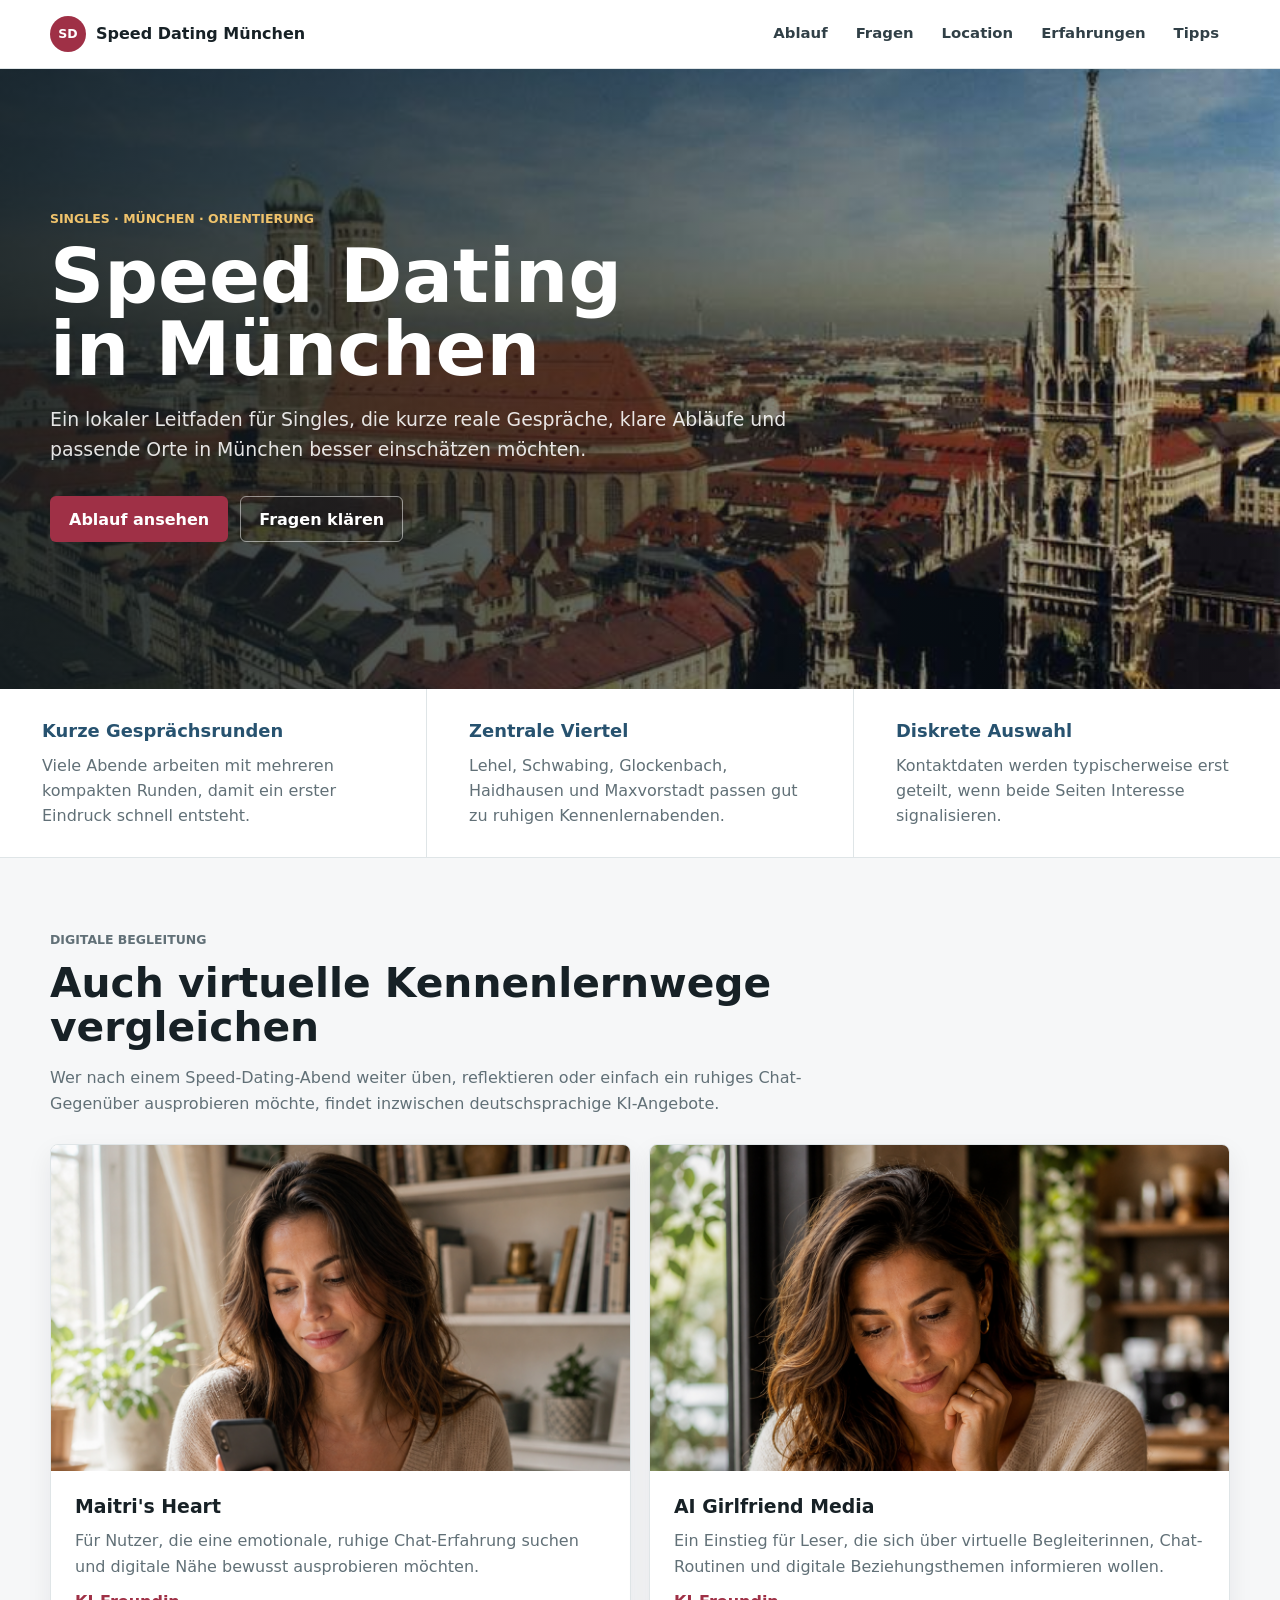
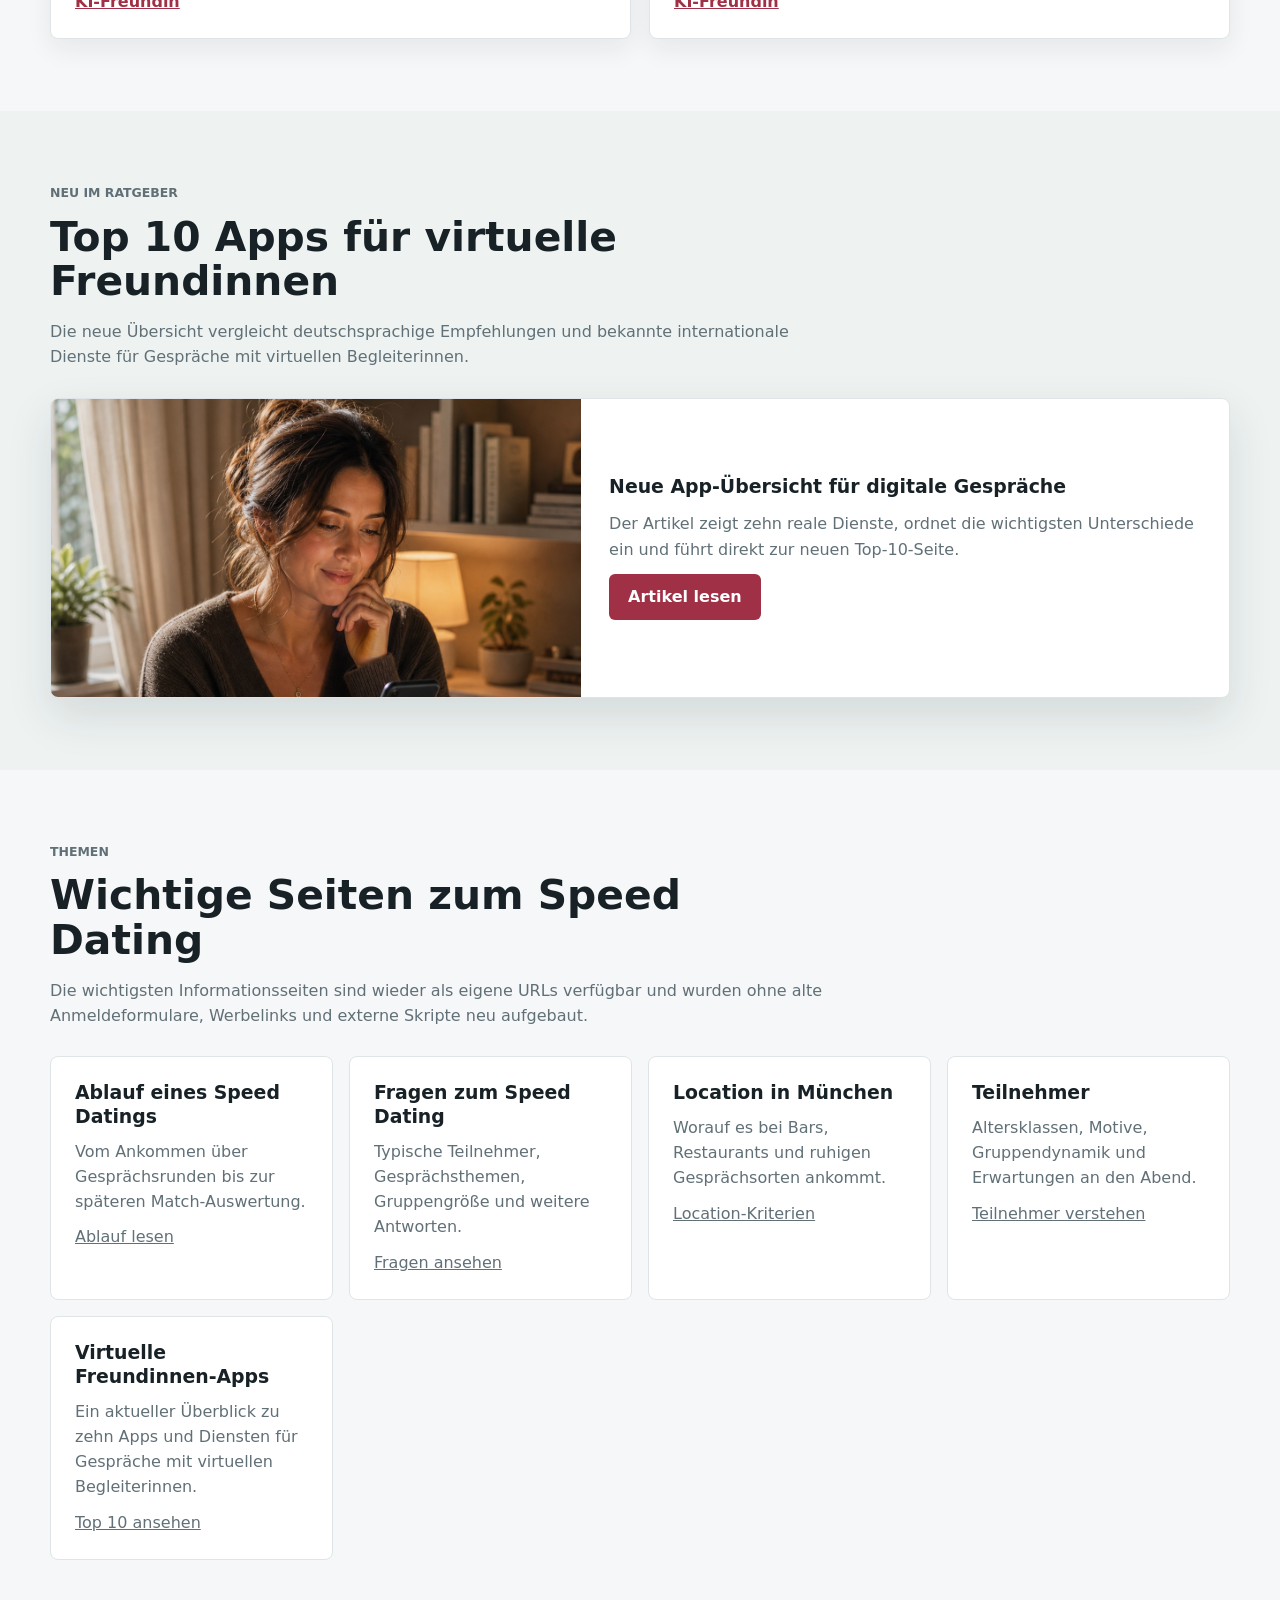
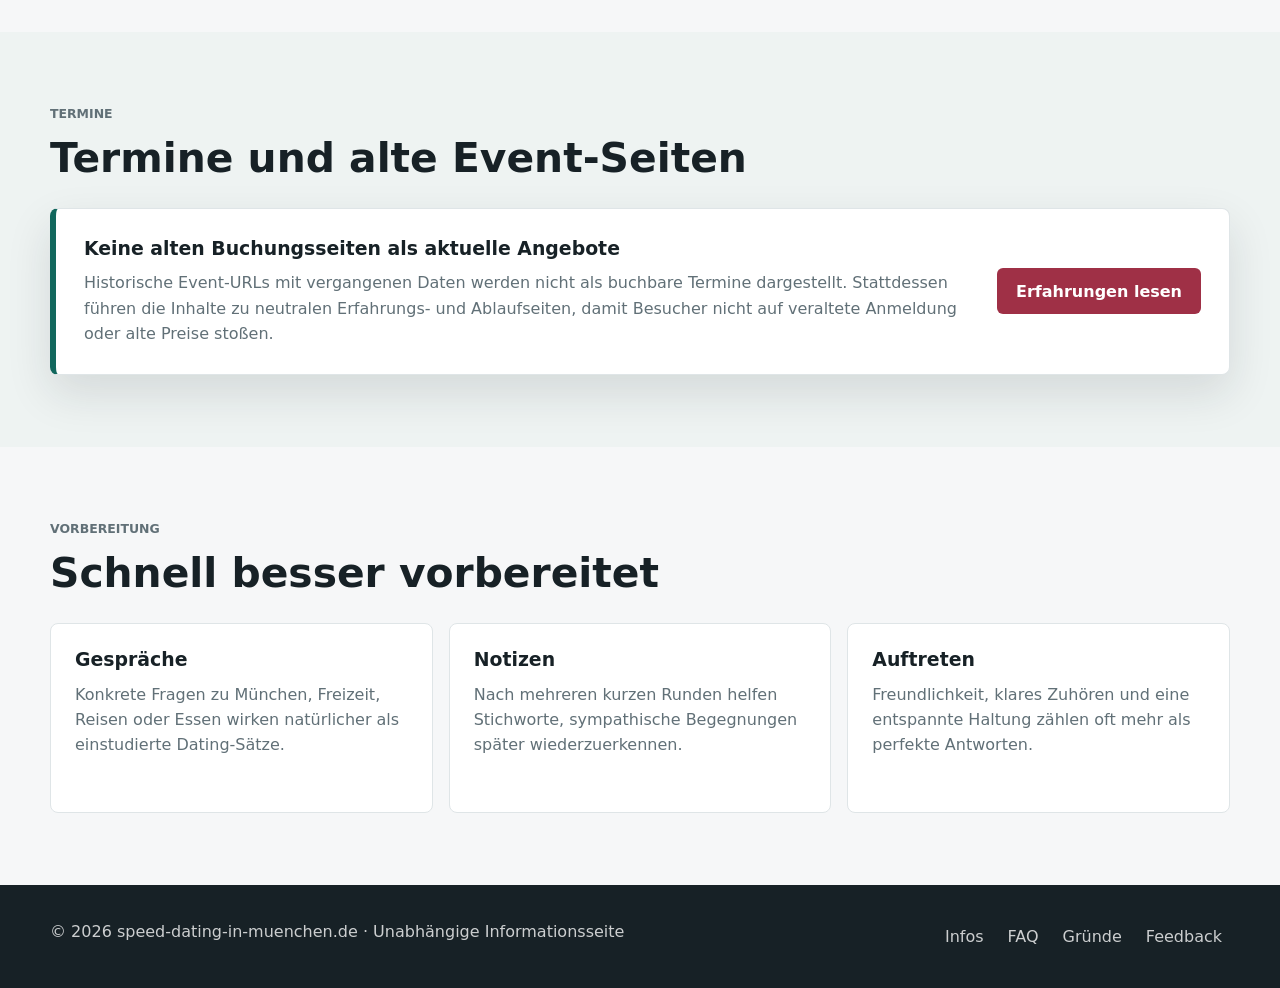
<file: index.html>
<!doctype html>
<html lang="de">
  <head>
    <meta charset="utf-8">
    <meta name="viewport" content="width=device-width, initial-scale=1">
    <title>Speed Dating in München | Ablauf, Fragen, Tipps und Erfahrungen</title>
    <meta name="description" content="Speed Dating in München: moderner Überblick zu Ablauf, passenden Locations, Teilnehmern, Fragen, Tipps und Erfahrungen.">
    <link rel="canonical" href="https://speed-dating-in-muenchen.de/">
    <meta name="robots" content="index,follow">
    <meta property="og:type" content="website">
    <meta property="og:title" content="Speed Dating in München">
    <meta property="og:description" content="Lokale Informationsseite zu Speed Dating in München, Ablauf, Vorbereitung, Teilnehmern und Erfahrungen.">
    <meta property="og:url" content="https://speed-dating-in-muenchen.de/">
    <meta property="og:image" content="https://speed-dating-in-muenchen.de/assets/munich-skyline.jpg">
    <meta name="twitter:card" content="summary_large_image">
    <link rel="stylesheet" href="/styles.css?v=202606211150">
    <script type="application/ld+json">
      {
        "@context": "https://schema.org",
        "@type": "WebSite",
        "name": "Speed Dating in München",
        "url": "https://speed-dating-in-muenchen.de/",
        "inLanguage": "de-DE"
      }
    </script>
  </head>
  <body>
    <header class="site-header">
      <div class="header-inner">
        <a class="brand" href="/" aria-label="Speed Dating in München Startseite">
          <span class="brand-mark" aria-hidden="true">SD</span>
          <span>Speed Dating München</span>
        </a>
        <nav class="nav" aria-label="Hauptnavigation">
          <a href="/speed-dating-ablauf.html">Ablauf</a>
          <a href="/fragen.html">Fragen</a>
          <a href="/location.html">Location</a>
          <a href="/erfahrungen/">Erfahrungen</a>
          <a href="/tipps.html">Tipps</a>
        </nav>
      </div>
    </header>

    <main>
      <section class="hero" aria-label="Speed Dating in München">
        <div class="hero-inner">
          <p class="kicker">Singles · München · Orientierung</p>
          <h1>Speed Dating in München</h1>
          <p class="lead">Ein lokaler Leitfaden für Singles, die kurze reale Gespräche, klare Abläufe und passende Orte in München besser einschätzen möchten.</p>
          <div class="hero-actions">
            <a class="button button-primary" href="/speed-dating-ablauf.html">Ablauf ansehen</a>
            <a class="button button-secondary" href="/fragen.html">Fragen klären</a>
          </div>
        </div>
      </section>

      <section class="quick-facts" aria-label="Kurzüberblick">
        <article>
          <strong>Kurze Gesprächsrunden</strong>
          <span>Viele Abende arbeiten mit mehreren kompakten Runden, damit ein erster Eindruck schnell entsteht.</span>
        </article>
        <article>
          <strong>Zentrale Viertel</strong>
          <span>Lehel, Schwabing, Glockenbach, Haidhausen und Maxvorstadt passen gut zu ruhigen Kennenlernabenden.</span>
        </article>
        <article>
          <strong>Diskrete Auswahl</strong>
          <span>Kontaktdaten werden typischerweise erst geteilt, wenn beide Seiten Interesse signalisieren.</span>
        </article>
      </section>

      <section class="section">
        <div class="section-heading">
          <p class="kicker">Digitale Begleitung</p>
          <h2>Auch virtuelle Kennenlernwege vergleichen</h2>
          <p>Wer nach einem Speed-Dating-Abend weiter üben, reflektieren oder einfach ein ruhiges Chat-Gegenüber ausprobieren möchte, findet inzwischen deutschsprachige KI-Angebote.</p>
        </div>
        <div class="partner-grid">
          <article class="partner-card">
            <img src="/assets/ki-freundin-maitrisheart-v2.png" alt="Frau mit Smartphone als Symbol für eine moderne KI-Freundin" loading="lazy" width="1200">
            <div>
              <h3>Maitri's Heart</h3>
              <p>Für Nutzer, die eine emotionale, ruhige Chat-Erfahrung suchen und digitale Nähe bewusst ausprobieren möchten.</p>
              <p><a href="https://maitrisheart.com/de/">KI-Freundin</a></p>
            </div>
          </article>
          <article class="partner-card">
            <img src="/assets/ki-freundin-aigirlfriend-media-v2.png" alt="Frau mit Smartphone als Symbol für KI-gestützte Gespräche" loading="lazy" width="1200">
            <div>
              <h3>AI Girlfriend Media</h3>
              <p>Ein Einstieg für Leser, die sich über virtuelle Begleiterinnen, Chat-Routinen und digitale Beziehungsthemen informieren wollen.</p>
              <p><a href="https://aigirlfriend.media/de/">KI-Freundin</a></p>
            </div>
          </article>
        </div>
      </section>

      <section class="section band">
        <div class="section-heading">
          <p class="kicker">Neu im Ratgeber</p>
          <h2>Top 10 Apps für virtuelle Freundinnen</h2>
          <p>Die neue Übersicht vergleicht deutschsprachige Empfehlungen und bekannte internationale Dienste für Gespräche mit virtuellen Begleiterinnen.</p>
        </div>
        <article class="article-teaser">
          <img src="/assets/virtuelle-freundin-apps-hero-v2.png" alt="Frau mit Smartphone als Symbol für virtuelle Begleiterinnen" loading="lazy" width="1200">
          <div>
            <h3>Neue App-Übersicht für digitale Gespräche</h3>
            <p>Der Artikel zeigt zehn reale Dienste, ordnet die wichtigsten Unterschiede ein und führt direkt zur neuen Top-10-Seite.</p>
            <p><a class="button button-primary" href="/virtuelle-freundinnen-apps.html">Artikel lesen</a></p>
          </div>
        </article>
      </section>

      <section class="section">
        <div class="section-heading">
          <p class="kicker">Themen</p>
          <h2>Wichtige Seiten zum Speed Dating</h2>
          <p>Die wichtigsten Informationsseiten sind wieder als eigene URLs verfügbar und wurden ohne alte Anmeldeformulare, Werbelinks und externe Skripte neu aufgebaut.</p>
        </div>
        <div class="card-grid">
          <article class="card">
            <h3>Ablauf eines Speed Datings</h3>
            <p>Vom Ankommen über Gesprächsrunden bis zur späteren Match-Auswertung.</p>
            <p><a href="/speed-dating-ablauf.html">Ablauf lesen</a></p>
          </article>
          <article class="card">
            <h3>Fragen zum Speed Dating</h3>
            <p>Typische Teilnehmer, Gesprächsthemen, Gruppengröße und weitere Antworten.</p>
            <p><a href="/fragen.html">Fragen ansehen</a></p>
          </article>
          <article class="card">
            <h3>Location in München</h3>
            <p>Worauf es bei Bars, Restaurants und ruhigen Gesprächsorten ankommt.</p>
            <p><a href="/location.html">Location-Kriterien</a></p>
          </article>
          <article class="card">
            <h3>Teilnehmer</h3>
            <p>Altersklassen, Motive, Gruppendynamik und Erwartungen an den Abend.</p>
            <p><a href="/teilnehmer.html">Teilnehmer verstehen</a></p>
          </article>
          <article class="card">
            <h3>Virtuelle Freundinnen-Apps</h3>
            <p>Ein aktueller Überblick zu zehn Apps und Diensten für Gespräche mit virtuellen Begleiterinnen.</p>
            <p><a href="/virtuelle-freundinnen-apps.html">Top 10 ansehen</a></p>
          </article>
        </div>
      </section>

      <section class="section band">
        <div class="section-heading">
          <p class="kicker">Termine</p>
          <h2>Termine und alte Event-Seiten</h2>
        </div>
        <div class="note">
          <div>
            <h3>Keine alten Buchungsseiten als aktuelle Angebote</h3>
            <p>Historische Event-URLs mit vergangenen Daten werden nicht als buchbare Termine dargestellt. Stattdessen führen die Inhalte zu neutralen Erfahrungs- und Ablaufseiten, damit Besucher nicht auf veraltete Anmeldung oder alte Preise stoßen.</p>
          </div>
          <a class="button button-primary" href="/speed-dating-erfahrungen.html">Erfahrungen lesen</a>
        </div>
      </section>

      <section class="section">
        <div class="section-heading">
          <p class="kicker">Vorbereitung</p>
          <h2>Schnell besser vorbereitet</h2>
        </div>
        <div class="card-grid">
          <article class="card">
            <h3>Gespräche</h3>
            <p>Konkrete Fragen zu München, Freizeit, Reisen oder Essen wirken natürlicher als einstudierte Dating-Sätze.</p>
          </article>
          <article class="card">
            <h3>Notizen</h3>
            <p>Nach mehreren kurzen Runden helfen Stichworte, sympathische Begegnungen später wiederzuerkennen.</p>
          </article>
          <article class="card">
            <h3>Auftreten</h3>
            <p>Freundlichkeit, klares Zuhören und eine entspannte Haltung zählen oft mehr als perfekte Antworten.</p>
          </article>
        </div>
      </section>
    </main>

    <footer class="footer">
      <div class="footer-inner">
        <p>© 2026 speed-dating-in-muenchen.de · Unabhängige Informationsseite</p>
        <nav class="footer-links" aria-label="Footer Navigation">
          <a href="/details.html">Infos</a>
          <a href="/faq.html">FAQ</a>
          <a href="/gruende-fuer-speed-dating.html">Gründe</a>
          <a href="/wie-komme-ich-an.html">Feedback</a>
        </nav>
      </div>
    </footer>
  </body>
</html>
</file>
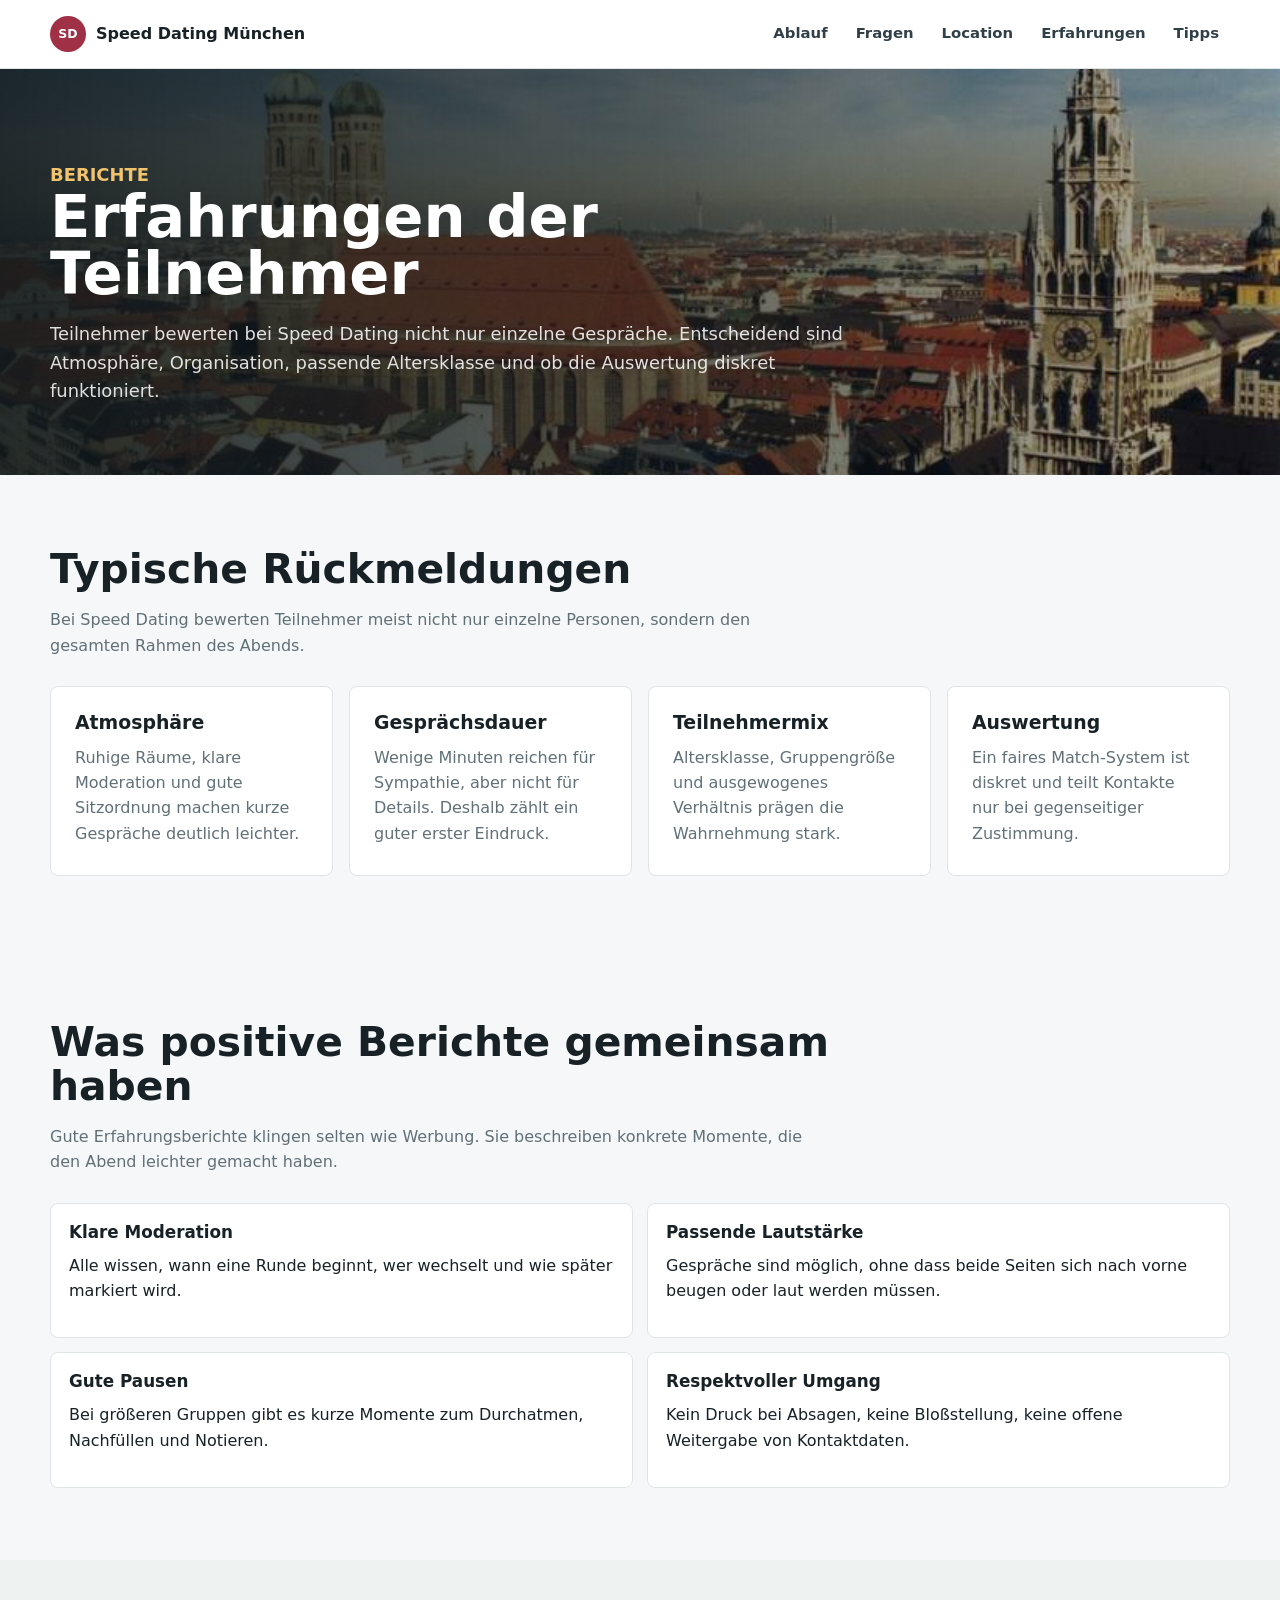
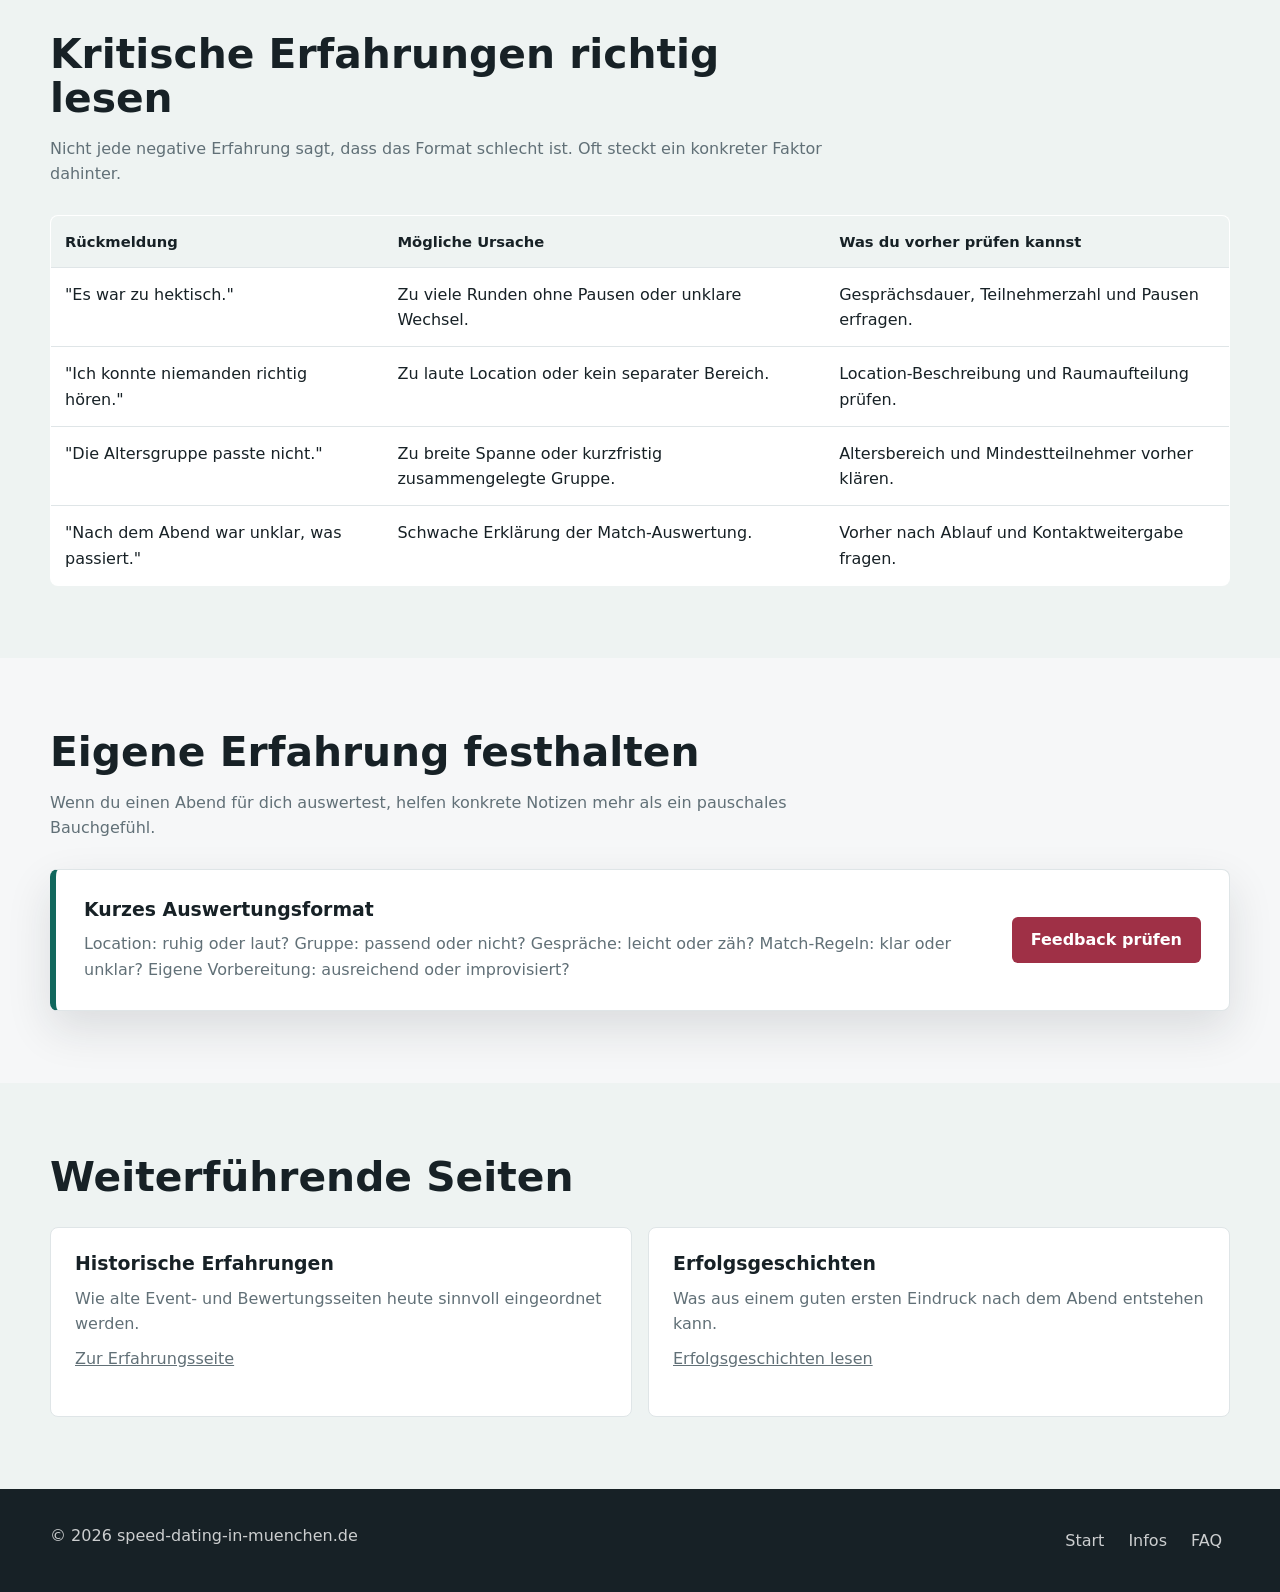
<file: erfahrungen/index.html>
<!doctype html>
<html lang="de">
  <head>
    <meta charset="utf-8">
    <meta name="viewport" content="width=device-width, initial-scale=1">
    <title>Erfahrungsberichte beim Speed Dating | Was Teilnehmer wirklich bewerten</title>
    <meta name="description" content="Erfahrungsberichte beim Speed Dating: Atmosphäre, Gesprächsdauer, Teilnehmermix, Moderation, Match-Auswertung und typische positive oder kritische Rückmeldungen.">
    <link rel="canonical" href="https://speed-dating-in-muenchen.de/erfahrungen/">
    <meta name="robots" content="index,follow">
    <link rel="stylesheet" href="/styles.css?v=202606211150">
  </head>
  <body>
    <header class="site-header">
      <div class="header-inner">
        <a class="brand" href="/"><span class="brand-mark" aria-hidden="true">SD</span><span>Speed Dating München</span></a>
        <nav class="nav" aria-label="Hauptnavigation">
          <a href="/speed-dating-ablauf.html">Ablauf</a>
          <a href="/fragen.html">Fragen</a>
          <a href="/location.html">Location</a>
          <a href="/erfahrungen/">Erfahrungen</a>
          <a href="/tipps.html">Tipps</a>
        </nav>
      </div>
    </header>

    <main>
      <section class="page-hero">
        <div class="page-hero-inner">
          <p class="kicker">Berichte</p>
          <h1>Erfahrungen der Teilnehmer</h1>
          <p>Teilnehmer bewerten bei Speed Dating nicht nur einzelne Gespräche. Entscheidend sind Atmosphäre, Organisation, passende Altersklasse und ob die Auswertung diskret funktioniert.</p>
        </div>
      </section>

      <section class="section">
        <div class="section-heading">
          <h2>Typische Rückmeldungen</h2>
          <p>Bei Speed Dating bewerten Teilnehmer meist nicht nur einzelne Personen, sondern den gesamten Rahmen des Abends.</p>
        </div>
        <div class="card-grid">
          <article class="card">
            <h3>Atmosphäre</h3>
            <p>Ruhige Räume, klare Moderation und gute Sitzordnung machen kurze Gespräche deutlich leichter.</p>
          </article>
          <article class="card">
            <h3>Gesprächsdauer</h3>
            <p>Wenige Minuten reichen für Sympathie, aber nicht für Details. Deshalb zählt ein guter erster Eindruck.</p>
          </article>
          <article class="card">
            <h3>Teilnehmermix</h3>
            <p>Altersklasse, Gruppengröße und ausgewogenes Verhältnis prägen die Wahrnehmung stark.</p>
          </article>
          <article class="card">
            <h3>Auswertung</h3>
            <p>Ein faires Match-System ist diskret und teilt Kontakte nur bei gegenseitiger Zustimmung.</p>
          </article>
        </div>
      </section>

      <section class="section">
        <div class="section-heading">
          <h2>Was positive Berichte gemeinsam haben</h2>
          <p>Gute Erfahrungsberichte klingen selten wie Werbung. Sie beschreiben konkrete Momente, die den Abend leichter gemacht haben.</p>
        </div>
        <div class="tip-grid">
          <article class="tip-card">
            <h3>Klare Moderation</h3>
            <p>Alle wissen, wann eine Runde beginnt, wer wechselt und wie später markiert wird.</p>
          </article>
          <article class="tip-card">
            <h3>Passende Lautstärke</h3>
            <p>Gespräche sind möglich, ohne dass beide Seiten sich nach vorne beugen oder laut werden müssen.</p>
          </article>
          <article class="tip-card">
            <h3>Gute Pausen</h3>
            <p>Bei größeren Gruppen gibt es kurze Momente zum Durchatmen, Nachfüllen und Notieren.</p>
          </article>
          <article class="tip-card">
            <h3>Respektvoller Umgang</h3>
            <p>Kein Druck bei Absagen, keine Bloßstellung, keine offene Weitergabe von Kontaktdaten.</p>
          </article>
        </div>
      </section>

      <section class="section band">
        <div class="section-heading">
          <h2>Kritische Erfahrungen richtig lesen</h2>
          <p>Nicht jede negative Erfahrung sagt, dass das Format schlecht ist. Oft steckt ein konkreter Faktor dahinter.</p>
        </div>
        <table class="data-table">
          <thead>
            <tr>
              <th>Rückmeldung</th>
              <th>Mögliche Ursache</th>
              <th>Was du vorher prüfen kannst</th>
            </tr>
          </thead>
          <tbody>
            <tr>
              <td>"Es war zu hektisch."</td>
              <td>Zu viele Runden ohne Pausen oder unklare Wechsel.</td>
              <td>Gesprächsdauer, Teilnehmerzahl und Pausen erfragen.</td>
            </tr>
            <tr>
              <td>"Ich konnte niemanden richtig hören."</td>
              <td>Zu laute Location oder kein separater Bereich.</td>
              <td>Location-Beschreibung und Raumaufteilung prüfen.</td>
            </tr>
            <tr>
              <td>"Die Altersgruppe passte nicht."</td>
              <td>Zu breite Spanne oder kurzfristig zusammengelegte Gruppe.</td>
              <td>Altersbereich und Mindestteilnehmer vorher klären.</td>
            </tr>
            <tr>
              <td>"Nach dem Abend war unklar, was passiert."</td>
              <td>Schwache Erklärung der Match-Auswertung.</td>
              <td>Vorher nach Ablauf und Kontaktweitergabe fragen.</td>
            </tr>
          </tbody>
        </table>
      </section>

      <section class="section">
        <div class="section-heading">
          <h2>Eigene Erfahrung festhalten</h2>
          <p>Wenn du einen Abend für dich auswertest, helfen konkrete Notizen mehr als ein pauschales Bauchgefühl.</p>
        </div>
        <div class="note">
          <div>
            <h3>Kurzes Auswertungsformat</h3>
            <p>Location: ruhig oder laut? Gruppe: passend oder nicht? Gespräche: leicht oder zäh? Match-Regeln: klar oder unklar? Eigene Vorbereitung: ausreichend oder improvisiert?</p>
          </div>
          <a class="button button-primary" href="/wie-komme-ich-an.html">Feedback prüfen</a>
        </div>
      </section>

      <section class="section band">
        <div class="section-heading">
          <h2>Weiterführende Seiten</h2>
        </div>
        <div class="card-grid">
          <article class="card">
            <h3>Historische Erfahrungen</h3>
            <p>Wie alte Event- und Bewertungsseiten heute sinnvoll eingeordnet werden.</p>
            <p><a href="/speed-dating-erfahrungen.html">Zur Erfahrungsseite</a></p>
          </article>
          <article class="card">
            <h3>Erfolgsgeschichten</h3>
            <p>Was aus einem guten ersten Eindruck nach dem Abend entstehen kann.</p>
            <p><a href="/erfolgsgeschichten/">Erfolgsgeschichten lesen</a></p>
          </article>
        </div>
      </section>
    </main>

    <footer class="footer">
      <div class="footer-inner">
        <p>© 2026 speed-dating-in-muenchen.de</p>
        <nav class="footer-links" aria-label="Footer Navigation">
          <a href="/">Start</a>
          <a href="/details.html">Infos</a>
          <a href="/faq.html">FAQ</a>
        </nav>
      </div>
    </footer>
  </body>
</html>
</file>
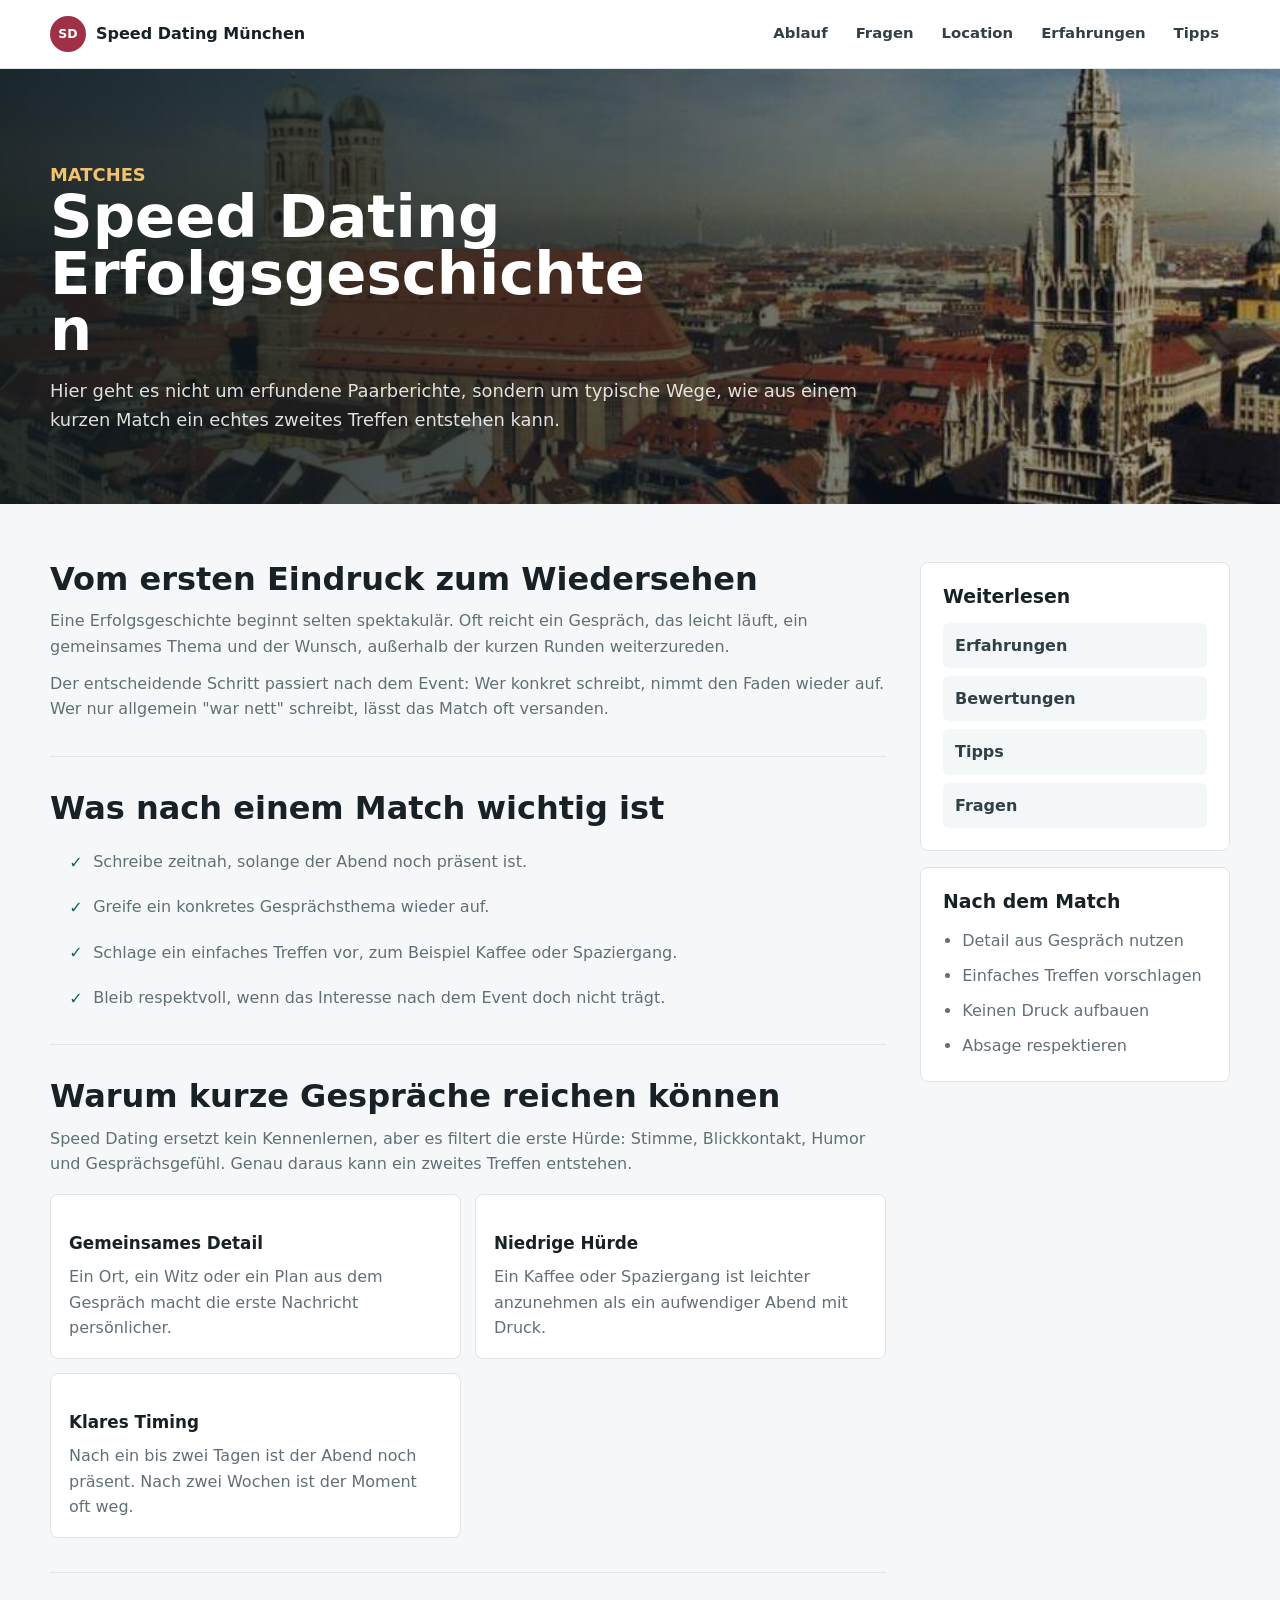
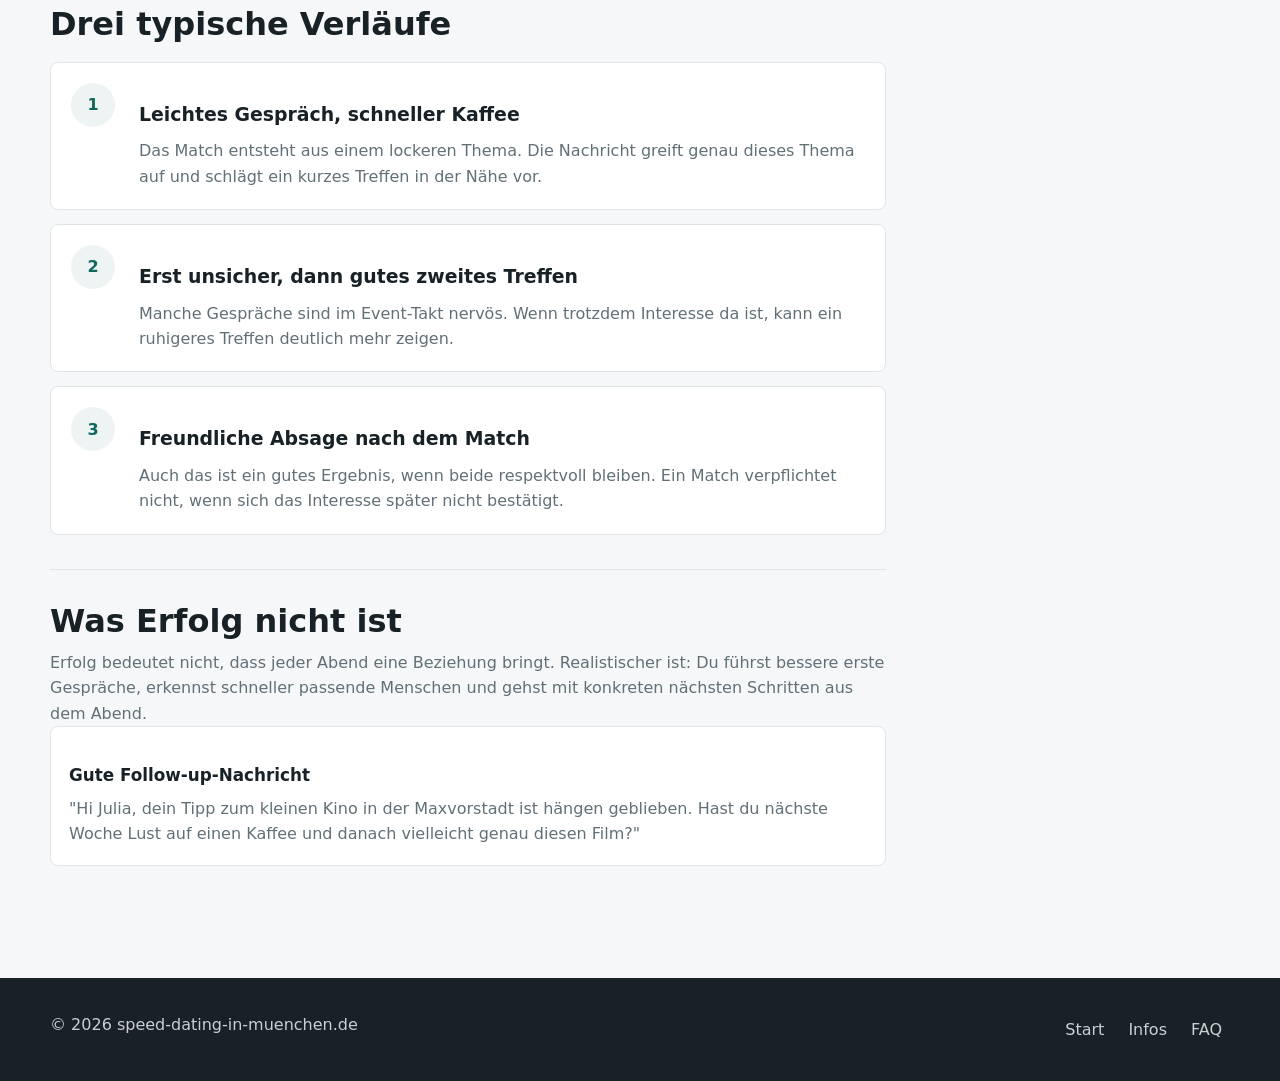
<file: erfolgsgeschichten/index.html>
<!doctype html>
<html lang="de">
  <head>
    <meta charset="utf-8">
    <meta name="viewport" content="width=device-width, initial-scale=1">
    <title>Speed Dating Erfolgsgeschichten | Vom Match zum zweiten Treffen</title>
    <meta name="description" content="Speed Dating Erfolgsgeschichten: typische Wege vom kurzen Gespräch zum Wiedersehen, gute Follow-ups, zweite Treffen und realistische Erwartungen nach einem Match.">
    <link rel="canonical" href="https://speed-dating-in-muenchen.de/erfolgsgeschichten/">
    <meta name="robots" content="index,follow">
    <link rel="stylesheet" href="/styles.css?v=202606211150">
  </head>
  <body>
    <header class="site-header">
      <div class="header-inner">
        <a class="brand" href="/"><span class="brand-mark" aria-hidden="true">SD</span><span>Speed Dating München</span></a>
        <nav class="nav" aria-label="Hauptnavigation">
          <a href="/speed-dating-ablauf.html">Ablauf</a>
          <a href="/fragen.html">Fragen</a>
          <a href="/location.html">Location</a>
          <a href="/erfahrungen/">Erfahrungen</a>
          <a href="/tipps.html">Tipps</a>
        </nav>
      </div>
    </header>

    <main>
      <section class="page-hero">
        <div class="page-hero-inner">
          <p class="kicker">Matches</p>
          <h1>Speed Dating Erfolgsgeschichten</h1>
          <p>Hier geht es nicht um erfundene Paarberichte, sondern um typische Wege, wie aus einem kurzen Match ein echtes zweites Treffen entstehen kann.</p>
        </div>
      </section>

      <div class="page-layout">
        <article class="content">
          <section class="content-section">
            <h2>Vom ersten Eindruck zum Wiedersehen</h2>
            <p>Eine Erfolgsgeschichte beginnt selten spektakulär. Oft reicht ein Gespräch, das leicht läuft, ein gemeinsames Thema und der Wunsch, außerhalb der kurzen Runden weiterzureden.</p>
            <p>Der entscheidende Schritt passiert nach dem Event: Wer konkret schreibt, nimmt den Faden wieder auf. Wer nur allgemein "war nett" schreibt, lässt das Match oft versanden.</p>
          </section>

          <section class="content-section">
            <h2>Was nach einem Match wichtig ist</h2>
            <ul class="check-list">
              <li>Schreibe zeitnah, solange der Abend noch präsent ist.</li>
              <li>Greife ein konkretes Gesprächsthema wieder auf.</li>
              <li>Schlage ein einfaches Treffen vor, zum Beispiel Kaffee oder Spaziergang.</li>
              <li>Bleib respektvoll, wenn das Interesse nach dem Event doch nicht trägt.</li>
            </ul>
          </section>

          <section class="content-section">
            <h2>Warum kurze Gespräche reichen können</h2>
            <p>Speed Dating ersetzt kein Kennenlernen, aber es filtert die erste Hürde: Stimme, Blickkontakt, Humor und Gesprächsgefühl. Genau daraus kann ein zweites Treffen entstehen.</p>
            <div class="tip-grid">
              <article class="tip-card">
                <h3>Gemeinsames Detail</h3>
                <p>Ein Ort, ein Witz oder ein Plan aus dem Gespräch macht die erste Nachricht persönlicher.</p>
              </article>
              <article class="tip-card">
                <h3>Niedrige Hürde</h3>
                <p>Ein Kaffee oder Spaziergang ist leichter anzunehmen als ein aufwendiger Abend mit Druck.</p>
              </article>
              <article class="tip-card">
                <h3>Klares Timing</h3>
                <p>Nach ein bis zwei Tagen ist der Abend noch präsent. Nach zwei Wochen ist der Moment oft weg.</p>
              </article>
            </div>
          </section>

          <section class="content-section">
            <h2>Drei typische Verläufe</h2>
            <div class="steps">
              <article class="step">
                <span class="step-number">1</span>
                <div>
                  <h3>Leichtes Gespräch, schneller Kaffee</h3>
                  <p>Das Match entsteht aus einem lockeren Thema. Die Nachricht greift genau dieses Thema auf und schlägt ein kurzes Treffen in der Nähe vor.</p>
                </div>
              </article>
              <article class="step">
                <span class="step-number">2</span>
                <div>
                  <h3>Erst unsicher, dann gutes zweites Treffen</h3>
                  <p>Manche Gespräche sind im Event-Takt nervös. Wenn trotzdem Interesse da ist, kann ein ruhigeres Treffen deutlich mehr zeigen.</p>
                </div>
              </article>
              <article class="step">
                <span class="step-number">3</span>
                <div>
                  <h3>Freundliche Absage nach dem Match</h3>
                  <p>Auch das ist ein gutes Ergebnis, wenn beide respektvoll bleiben. Ein Match verpflichtet nicht, wenn sich das Interesse später nicht bestätigt.</p>
                </div>
              </article>
            </div>
          </section>

          <section class="content-section">
            <h2>Was Erfolg nicht ist</h2>
            <p>Erfolg bedeutet nicht, dass jeder Abend eine Beziehung bringt. Realistischer ist: Du führst bessere erste Gespräche, erkennst schneller passende Menschen und gehst mit konkreten nächsten Schritten aus dem Abend.</p>
            <div class="note-example">
              <h3>Gute Follow-up-Nachricht</h3>
              <p>"Hi Julia, dein Tipp zum kleinen Kino in der Maxvorstadt ist hängen geblieben. Hast du nächste Woche Lust auf einen Kaffee und danach vielleicht genau diesen Film?"</p>
            </div>
          </section>
        </article>

        <aside class="aside" aria-label="Weitere Seiten">
          <div class="aside-card">
            <h3>Weiterlesen</h3>
            <div class="page-links">
              <a href="/erfahrungen/">Erfahrungen</a>
              <a href="/speed-dating-erfahrungen.html">Bewertungen</a>
              <a href="/tipps.html">Tipps</a>
              <a href="/fragen.html">Fragen</a>
            </div>
          </div>
          <div class="aside-card">
            <h3>Nach dem Match</h3>
            <ul>
              <li>Detail aus Gespräch nutzen</li>
              <li>Einfaches Treffen vorschlagen</li>
              <li>Keinen Druck aufbauen</li>
              <li>Absage respektieren</li>
            </ul>
          </div>
        </aside>
      </div>
    </main>

    <footer class="footer">
      <div class="footer-inner">
        <p>© 2026 speed-dating-in-muenchen.de</p>
        <nav class="footer-links" aria-label="Footer Navigation">
          <a href="/">Start</a>
          <a href="/details.html">Infos</a>
          <a href="/faq.html">FAQ</a>
        </nav>
      </div>
    </footer>
  </body>
</html>
</file>
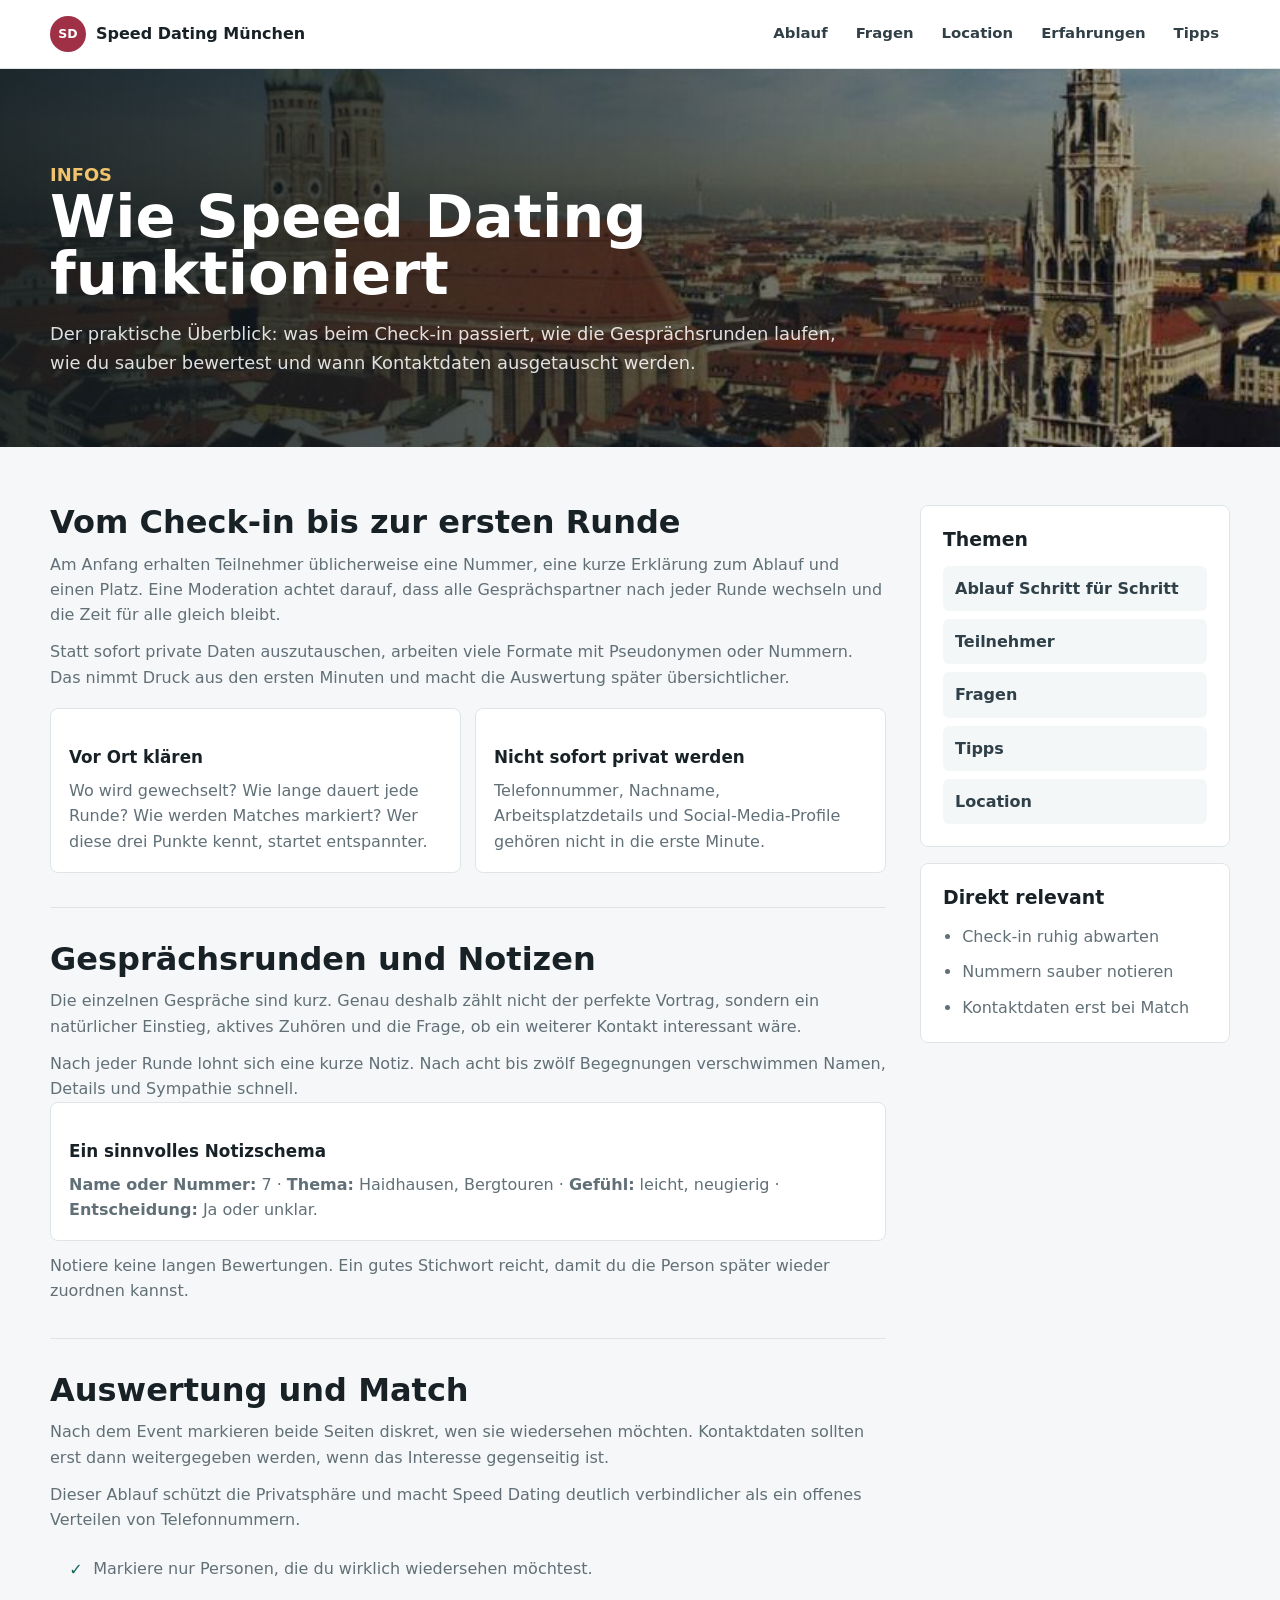
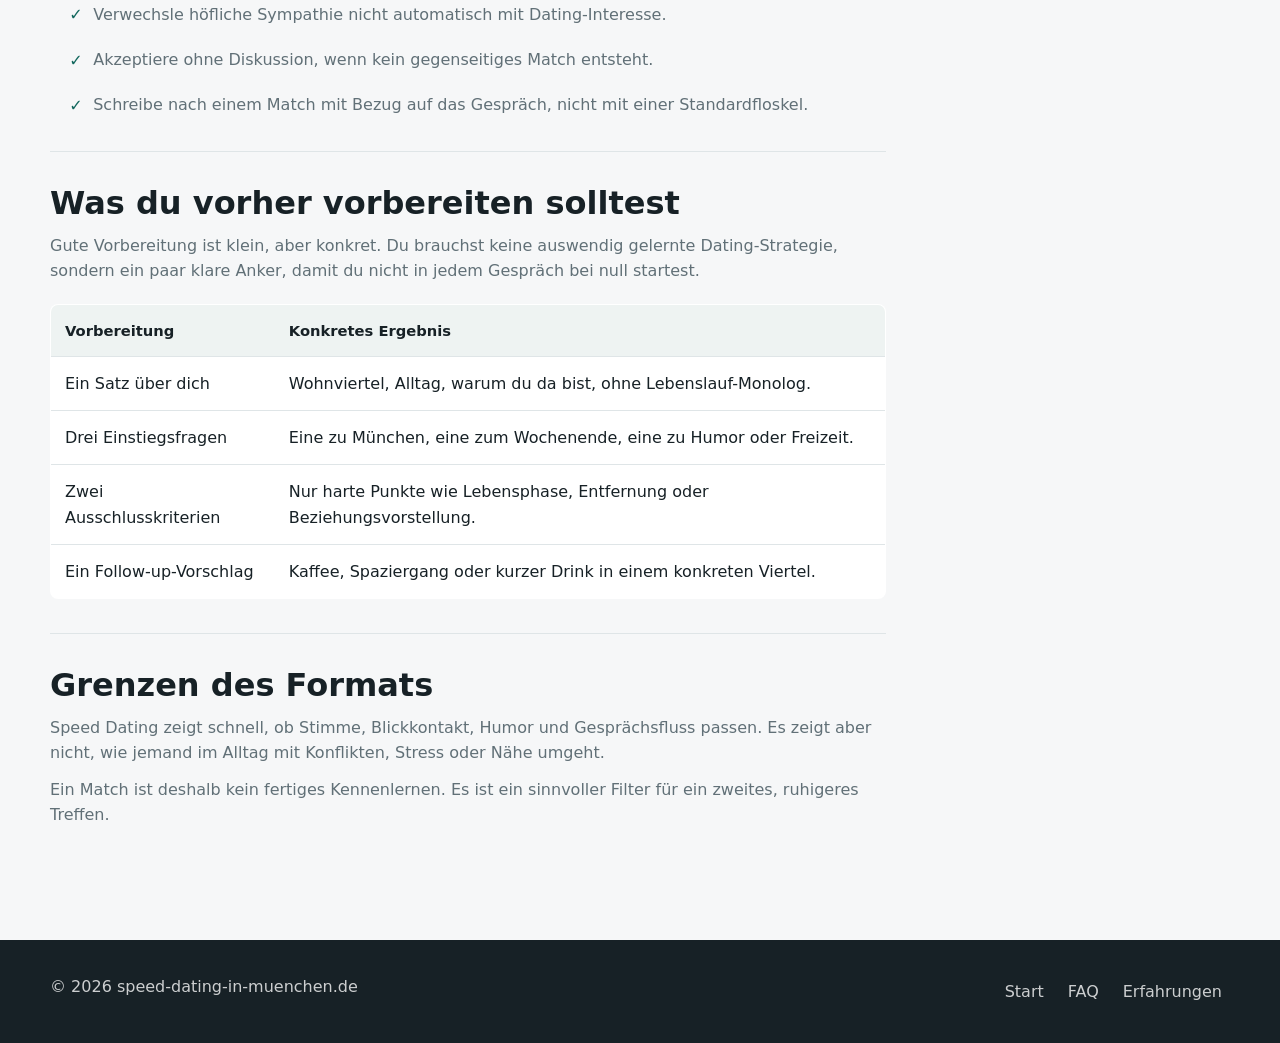
<file: details.html>
<!doctype html>
<html lang="de">
  <head>
    <meta charset="utf-8">
    <meta name="viewport" content="width=device-width, initial-scale=1">
    <title>Infos zum Speed Dating in München | Ablauf, Match und Kontaktdaten</title>
    <meta name="description" content="Infos zum Speed Dating in München: Check-in, Gesprächsrunden, Notizen, Bewertung, Match-Regeln, Kontaktdaten und sinnvolle Vorbereitung.">
    <link rel="canonical" href="https://speed-dating-in-muenchen.de/details.html">
    <meta name="robots" content="index,follow">
    <link rel="stylesheet" href="/styles.css?v=202606211150">
  </head>
  <body>
    <header class="site-header">
      <div class="header-inner">
        <a class="brand" href="/"><span class="brand-mark" aria-hidden="true">SD</span><span>Speed Dating München</span></a>
        <nav class="nav" aria-label="Hauptnavigation">
          <a href="/speed-dating-ablauf.html">Ablauf</a>
          <a href="/fragen.html">Fragen</a>
          <a href="/location.html">Location</a>
          <a href="/erfahrungen/">Erfahrungen</a>
          <a href="/tipps.html">Tipps</a>
        </nav>
      </div>
    </header>

    <main>
      <section class="page-hero">
        <div class="page-hero-inner">
          <p class="kicker">Infos</p>
          <h1>Wie Speed Dating funktioniert</h1>
          <p>Der praktische Überblick: was beim Check-in passiert, wie die Gesprächsrunden laufen, wie du sauber bewertest und wann Kontaktdaten ausgetauscht werden.</p>
        </div>
      </section>

      <div class="page-layout">
        <article class="content">
          <section class="content-section">
            <h2>Vom Check-in bis zur ersten Runde</h2>
            <p>Am Anfang erhalten Teilnehmer üblicherweise eine Nummer, eine kurze Erklärung zum Ablauf und einen Platz. Eine Moderation achtet darauf, dass alle Gesprächspartner nach jeder Runde wechseln und die Zeit für alle gleich bleibt.</p>
            <p>Statt sofort private Daten auszutauschen, arbeiten viele Formate mit Pseudonymen oder Nummern. Das nimmt Druck aus den ersten Minuten und macht die Auswertung später übersichtlicher.</p>
            <div class="tip-grid">
              <article class="tip-card">
                <h3>Vor Ort klären</h3>
                <p>Wo wird gewechselt? Wie lange dauert jede Runde? Wie werden Matches markiert? Wer diese drei Punkte kennt, startet entspannter.</p>
              </article>
              <article class="tip-card">
                <h3>Nicht sofort privat werden</h3>
                <p>Telefonnummer, Nachname, Arbeitsplatzdetails und Social-Media-Profile gehören nicht in die erste Minute.</p>
              </article>
            </div>
          </section>

          <section class="content-section">
            <h2>Gesprächsrunden und Notizen</h2>
            <p>Die einzelnen Gespräche sind kurz. Genau deshalb zählt nicht der perfekte Vortrag, sondern ein natürlicher Einstieg, aktives Zuhören und die Frage, ob ein weiterer Kontakt interessant wäre.</p>
            <p>Nach jeder Runde lohnt sich eine kurze Notiz. Nach acht bis zwölf Begegnungen verschwimmen Namen, Details und Sympathie schnell.</p>
            <div class="note-example">
              <h3>Ein sinnvolles Notizschema</h3>
              <p><strong>Name oder Nummer:</strong> 7 · <strong>Thema:</strong> Haidhausen, Bergtouren · <strong>Gefühl:</strong> leicht, neugierig · <strong>Entscheidung:</strong> Ja oder unklar.</p>
            </div>
            <p>Notiere keine langen Bewertungen. Ein gutes Stichwort reicht, damit du die Person später wieder zuordnen kannst.</p>
          </section>

          <section class="content-section">
            <h2>Auswertung und Match</h2>
            <p>Nach dem Event markieren beide Seiten diskret, wen sie wiedersehen möchten. Kontaktdaten sollten erst dann weitergegeben werden, wenn das Interesse gegenseitig ist.</p>
            <p>Dieser Ablauf schützt die Privatsphäre und macht Speed Dating deutlich verbindlicher als ein offenes Verteilen von Telefonnummern.</p>
            <ul class="check-list">
              <li>Markiere nur Personen, die du wirklich wiedersehen möchtest.</li>
              <li>Verwechsle höfliche Sympathie nicht automatisch mit Dating-Interesse.</li>
              <li>Akzeptiere ohne Diskussion, wenn kein gegenseitiges Match entsteht.</li>
              <li>Schreibe nach einem Match mit Bezug auf das Gespräch, nicht mit einer Standardfloskel.</li>
            </ul>
          </section>

          <section class="content-section">
            <h2>Was du vorher vorbereiten solltest</h2>
            <p>Gute Vorbereitung ist klein, aber konkret. Du brauchst keine auswendig gelernte Dating-Strategie, sondern ein paar klare Anker, damit du nicht in jedem Gespräch bei null startest.</p>
            <table class="data-table">
              <thead>
                <tr>
                  <th>Vorbereitung</th>
                  <th>Konkretes Ergebnis</th>
                </tr>
              </thead>
              <tbody>
                <tr>
                  <td>Ein Satz über dich</td>
                  <td>Wohnviertel, Alltag, warum du da bist, ohne Lebenslauf-Monolog.</td>
                </tr>
                <tr>
                  <td>Drei Einstiegsfragen</td>
                  <td>Eine zu München, eine zum Wochenende, eine zu Humor oder Freizeit.</td>
                </tr>
                <tr>
                  <td>Zwei Ausschlusskriterien</td>
                  <td>Nur harte Punkte wie Lebensphase, Entfernung oder Beziehungsvorstellung.</td>
                </tr>
                <tr>
                  <td>Ein Follow-up-Vorschlag</td>
                  <td>Kaffee, Spaziergang oder kurzer Drink in einem konkreten Viertel.</td>
                </tr>
              </tbody>
            </table>
          </section>

          <section class="content-section">
            <h2>Grenzen des Formats</h2>
            <p>Speed Dating zeigt schnell, ob Stimme, Blickkontakt, Humor und Gesprächsfluss passen. Es zeigt aber nicht, wie jemand im Alltag mit Konflikten, Stress oder Nähe umgeht.</p>
            <p>Ein Match ist deshalb kein fertiges Kennenlernen. Es ist ein sinnvoller Filter für ein zweites, ruhigeres Treffen.</p>
          </section>
        </article>

        <aside class="aside" aria-label="Weitere Seiten">
          <div class="aside-card">
            <h3>Themen</h3>
            <div class="page-links">
              <a href="/speed-dating-ablauf.html">Ablauf Schritt für Schritt</a>
              <a href="/teilnehmer.html">Teilnehmer</a>
              <a href="/fragen.html">Fragen</a>
              <a href="/tipps.html">Tipps</a>
              <a href="/location.html">Location</a>
            </div>
          </div>
          <div class="aside-card">
            <h3>Direkt relevant</h3>
            <ul>
              <li>Check-in ruhig abwarten</li>
              <li>Nummern sauber notieren</li>
              <li>Kontaktdaten erst bei Match</li>
            </ul>
          </div>
        </aside>
      </div>
    </main>

    <footer class="footer">
      <div class="footer-inner">
        <p>© 2026 speed-dating-in-muenchen.de</p>
        <nav class="footer-links" aria-label="Footer Navigation">
          <a href="/">Start</a>
          <a href="/faq.html">FAQ</a>
          <a href="/erfahrungen/">Erfahrungen</a>
        </nav>
      </div>
    </footer>
  </body>
</html>
</file>
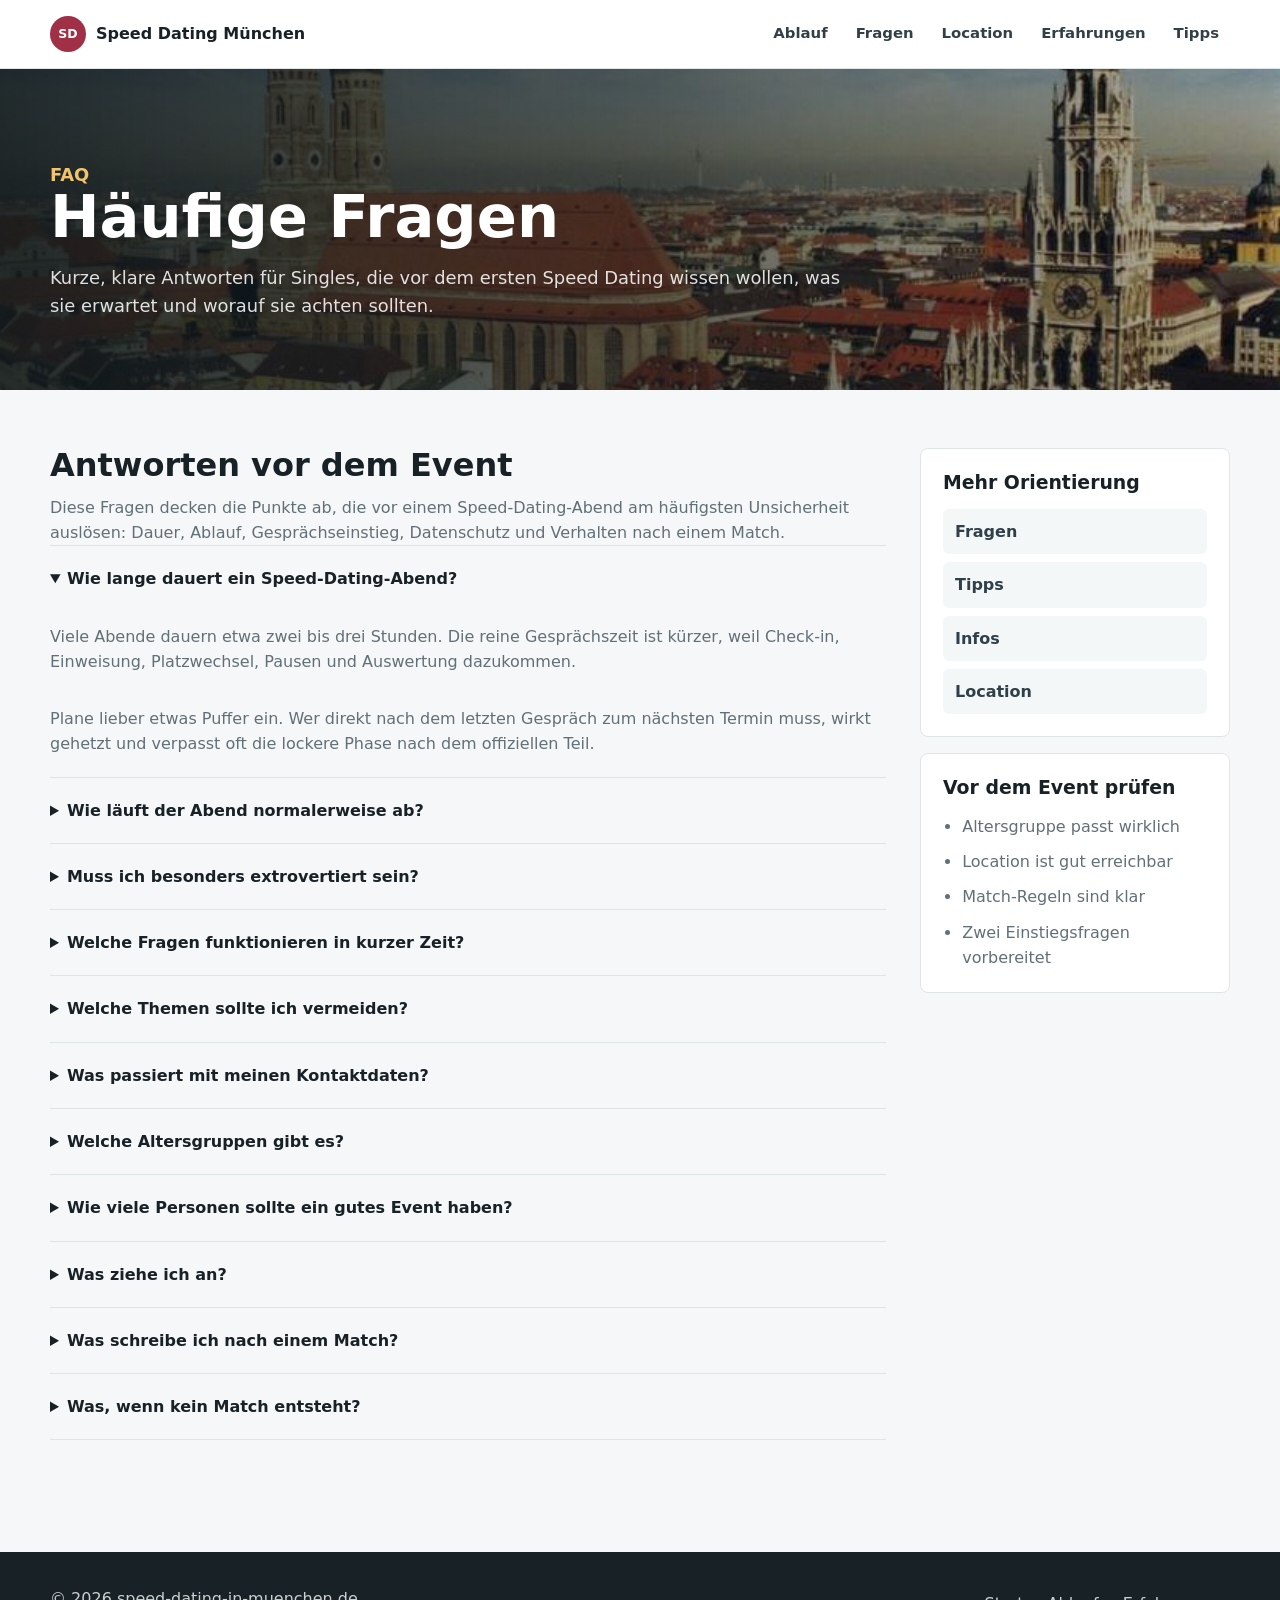
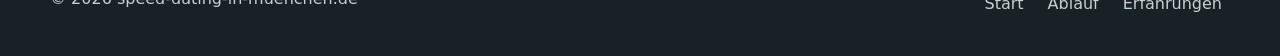
<file: faq.html>
<!doctype html>
<html lang="de">
  <head>
    <meta charset="utf-8">
    <meta name="viewport" content="width=device-width, initial-scale=1">
    <title>FAQ zu Speed Dating in München | Klare Antworten vor dem ersten Event</title>
    <meta name="description" content="FAQ zu Speed Dating in München: Ablauf, Dauer, Vorbereitung, Kleidung, Gespräche, Altersgruppen, Matches, Kontaktdaten und Verhalten nach dem Event.">
    <link rel="canonical" href="https://speed-dating-in-muenchen.de/faq.html">
    <meta name="robots" content="index,follow">
    <link rel="stylesheet" href="/styles.css?v=202606211150">
  </head>
  <body>
    <header class="site-header">
      <div class="header-inner">
        <a class="brand" href="/"><span class="brand-mark" aria-hidden="true">SD</span><span>Speed Dating München</span></a>
        <nav class="nav" aria-label="Hauptnavigation">
          <a href="/speed-dating-ablauf.html">Ablauf</a>
          <a href="/fragen.html">Fragen</a>
          <a href="/location.html">Location</a>
          <a href="/erfahrungen/">Erfahrungen</a>
          <a href="/tipps.html">Tipps</a>
        </nav>
      </div>
    </header>

    <main>
      <section class="page-hero">
        <div class="page-hero-inner">
          <p class="kicker">FAQ</p>
          <h1>Häufige Fragen</h1>
          <p>Kurze, klare Antworten für Singles, die vor dem ersten Speed Dating wissen wollen, was sie erwartet und worauf sie achten sollten.</p>
        </div>
      </section>

      <div class="page-layout">
        <article class="content">
          <section class="content-section">
            <h2>Antworten vor dem Event</h2>
            <p>Diese Fragen decken die Punkte ab, die vor einem Speed-Dating-Abend am häufigsten Unsicherheit auslösen: Dauer, Ablauf, Gesprächseinstieg, Datenschutz und Verhalten nach einem Match.</p>
            <details open>
              <summary>Wie lange dauert ein Speed-Dating-Abend?</summary>
              <p>Viele Abende dauern etwa zwei bis drei Stunden. Die reine Gesprächszeit ist kürzer, weil Check-in, Einweisung, Platzwechsel, Pausen und Auswertung dazukommen.</p>
              <p>Plane lieber etwas Puffer ein. Wer direkt nach dem letzten Gespräch zum nächsten Termin muss, wirkt gehetzt und verpasst oft die lockere Phase nach dem offiziellen Teil.</p>
            </details>
            <details>
              <summary>Wie läuft der Abend normalerweise ab?</summary>
              <p>Du kommst an, erhältst meist eine Nummer oder einen Bewertungsbogen, bekommst den Ablauf erklärt und sprichst danach mehrere Personen nacheinander. Nach jeder Runde wird gewechselt.</p>
              <p>Am Ende markierst du, wen du wiedersehen möchtest. Kontaktdaten sollten erst geteilt werden, wenn beide Seiten Interesse angegeben haben.</p>
            </details>
            <details>
              <summary>Muss ich besonders extrovertiert sein?</summary>
              <p>Nein. Extrovertierte Menschen fallen schneller auf, aber gute Gespräche entstehen oft durch ruhiges Nachfragen. Du brauchst keinen Auftritt, sondern einen klaren Einstieg und echte Aufmerksamkeit.</p>
              <p>Hilfreich ist ein vorbereiteter Satz über dich und zwei bis drei Fragen, die nicht nach Bewerbungsgespräch klingen.</p>
            </details>
            <details>
              <summary>Welche Fragen funktionieren in kurzer Zeit?</summary>
              <p>Fragen funktionieren gut, wenn sie konkret sind und eine kleine Geschichte ermöglichen: Lieblingsort in München, perfekter freier Sonntag, gutes Essen, spontane Reise, Musik, Sport oder ein Plan für die nächsten Wochen.</p>
              <p>Schwach sind Fragen, die nur mit Ja oder Nein beantwortet werden können oder sofort sehr privat werden.</p>
            </details>
            <details>
              <summary>Welche Themen sollte ich vermeiden?</summary>
              <p>Vermeide in den ersten Minuten Ex-Partner, politische Grundsatzdebatten, Geld, intime Details, Beschwerden über Dating und lange Monologe über den eigenen Job.</p>
              <p>Wenn ein schweres Thema trotzdem auftaucht, halte es kurz und lenke zurück auf etwas, das beide angenehm besprechen können.</p>
            </details>
            <details>
              <summary>Was passiert mit meinen Kontaktdaten?</summary>
              <p>Kontaktdaten sollten erst weitergegeben werden, wenn beide Seiten ein Wiedersehen möchten. Genau diese Diskretion ist ein zentraler Vorteil des Formats.</p>
              <p>Prüfe vor der Anmeldung, wie der Veranstalter Matches übermittelt, ob Daten manuell oder digital verarbeitet werden und ob Telefonnummer oder E-Mail wirklich notwendig sind.</p>
            </details>
            <details>
              <summary>Welche Altersgruppen gibt es?</summary>
              <p>Veranstalter teilen Gruppen meist nach Altersbereichen ein, zum Beispiel Ende 20 bis Mitte 30 oder Mitte 30 bis Mitte 40. Die genaue Spanne unterscheidet sich je nach Anbieter und Nachfrage.</p>
              <p>Wichtig ist nicht nur dein Alter, sondern auch die Lebensphase: Beziehungsvorstellung, Familienplanung, Freizeitstil und Alltag sollten ungefähr kompatibel sein.</p>
            </details>
            <details>
              <summary>Wie viele Personen sollte ein gutes Event haben?</summary>
              <p>Für viele Teilnehmer sind etwa sieben bis fünfzehn Gesprächspartner pro Gruppe sinnvoll. Weniger kann persönlicher sein, mehr bietet mehr Auswahl, wird aber anstrengender.</p>
              <p>Bei größeren Gruppen werden Notizen wichtiger, weil Namen und Gesprächsdetails nach mehreren Runden schnell verschwimmen.</p>
            </details>
            <details>
              <summary>Was ziehe ich an?</summary>
              <p>Passend zur Location, gepflegt und bequem. Der Abend besteht aus vielen Gesprächen, nicht aus einem Fotoshooting.</p>
              <p>Gute Faustregel: so, wie du zu einem entspannten ersten Date nach Feierabend gehen würdest. Zu eng, zu laut oder sichtbar unbequem lenkt ab.</p>
            </details>
            <details>
              <summary>Was schreibe ich nach einem Match?</summary>
              <p>Greife ein konkretes Detail aus dem Gespräch auf und mache einen einfachen Vorschlag. Beispiel: "Hi Anna, dein Tipp zum Westpark klang gut. Hättest du nächste Woche Lust auf einen Kaffee in der Nähe?"</p>
              <p>Reine Standardnachrichten wie "Hey, wie geht's?" funktionieren schlechter, weil sie keinen Bezug zum gemeinsamen Abend herstellen.</p>
            </details>
            <details>
              <summary>Was, wenn kein Match entsteht?</summary>
              <p>Kein Match ist kein Scheitern. Manchmal passen Gruppengröße, Altersklasse, Stimmung oder Tagesform einfach nicht. Nimm mit, welche Einstiege funktioniert haben und wo du dich zu sehr verkrampft hast.</p>
              <p>Ein zweiter Abend mit anderer Gruppe kann sich komplett anders anfühlen.</p>
            </details>
          </section>
        </article>

        <aside class="aside" aria-label="Weitere Seiten">
          <div class="aside-card">
            <h3>Mehr Orientierung</h3>
            <div class="page-links">
              <a href="/fragen.html">Fragen</a>
              <a href="/tipps.html">Tipps</a>
              <a href="/details.html">Infos</a>
              <a href="/location.html">Location</a>
            </div>
          </div>
          <div class="aside-card">
            <h3>Vor dem Event prüfen</h3>
            <ul>
              <li>Altersgruppe passt wirklich</li>
              <li>Location ist gut erreichbar</li>
              <li>Match-Regeln sind klar</li>
              <li>Zwei Einstiegsfragen vorbereitet</li>
            </ul>
          </div>
        </aside>
      </div>
    </main>

    <footer class="footer">
      <div class="footer-inner">
        <p>© 2026 speed-dating-in-muenchen.de</p>
        <nav class="footer-links" aria-label="Footer Navigation">
          <a href="/">Start</a>
          <a href="/speed-dating-ablauf.html">Ablauf</a>
          <a href="/erfahrungen/">Erfahrungen</a>
        </nav>
      </div>
    </footer>
  </body>
</html>
</file>
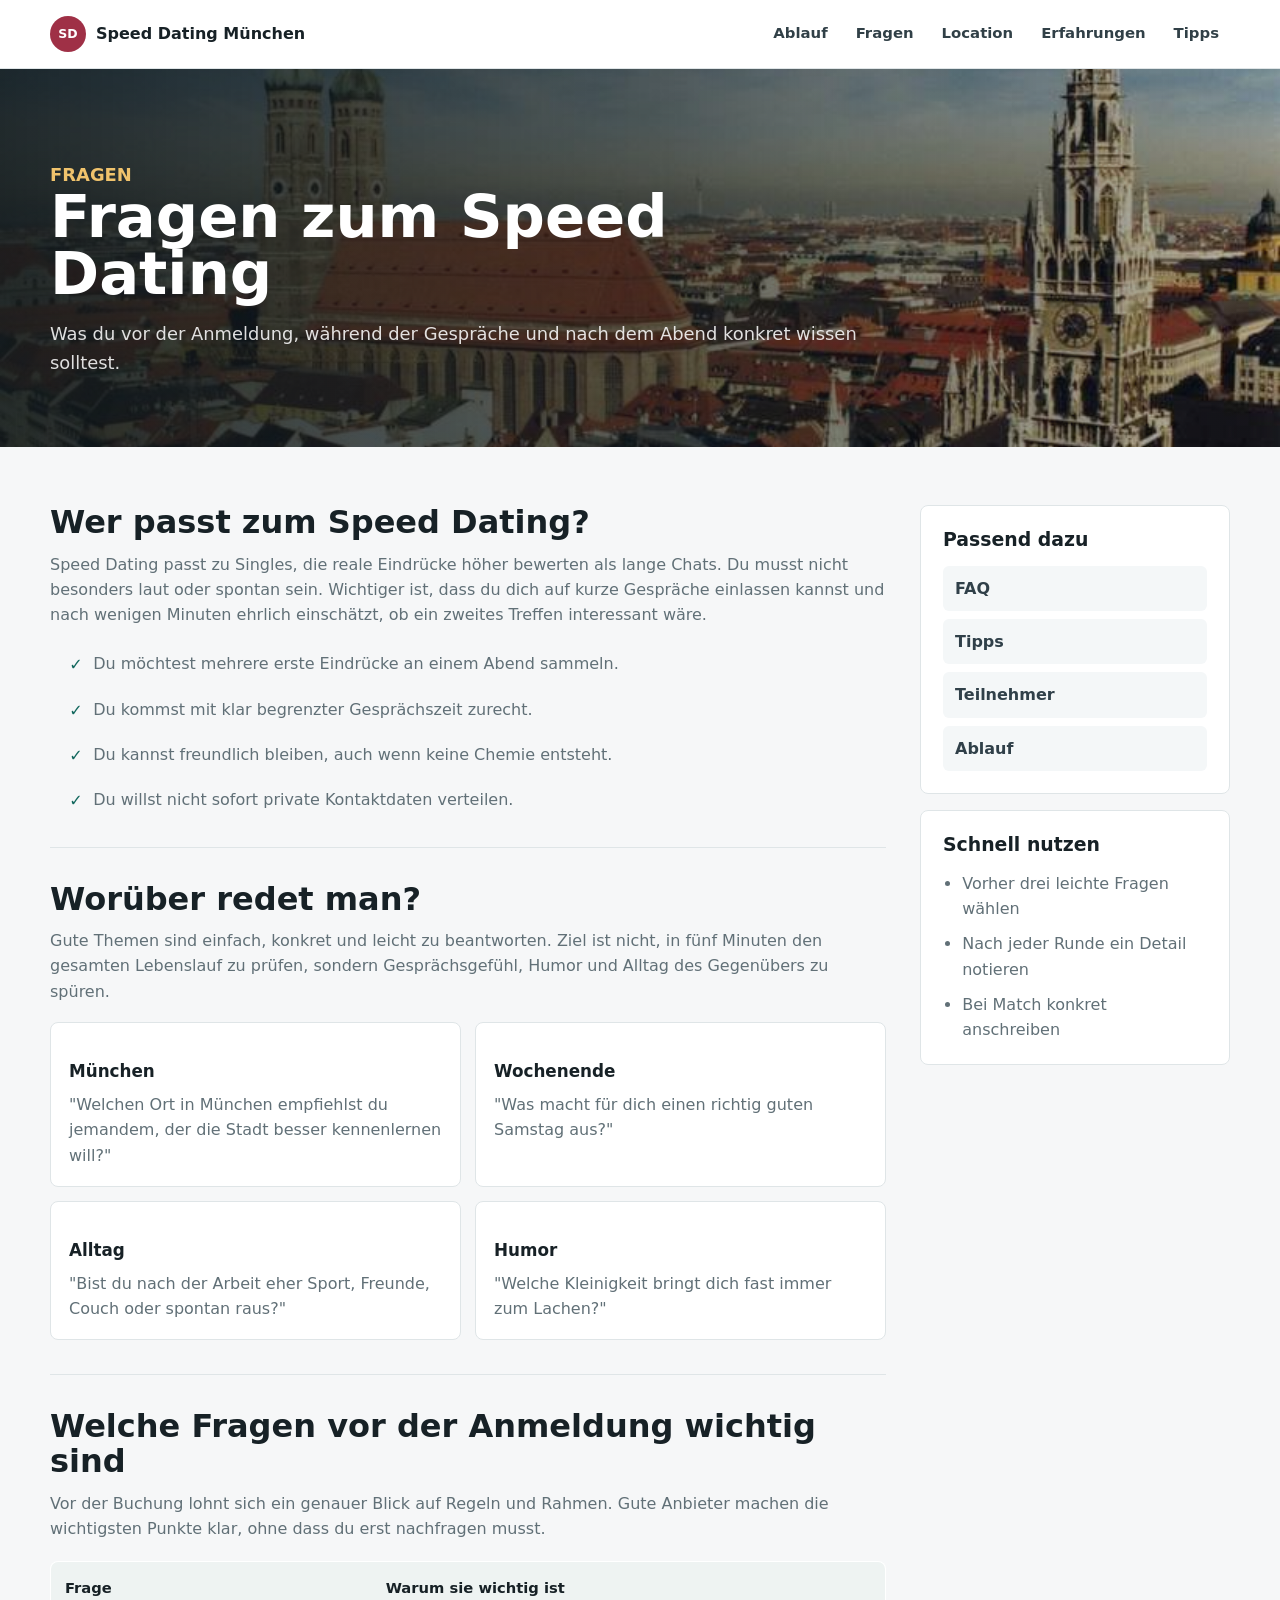
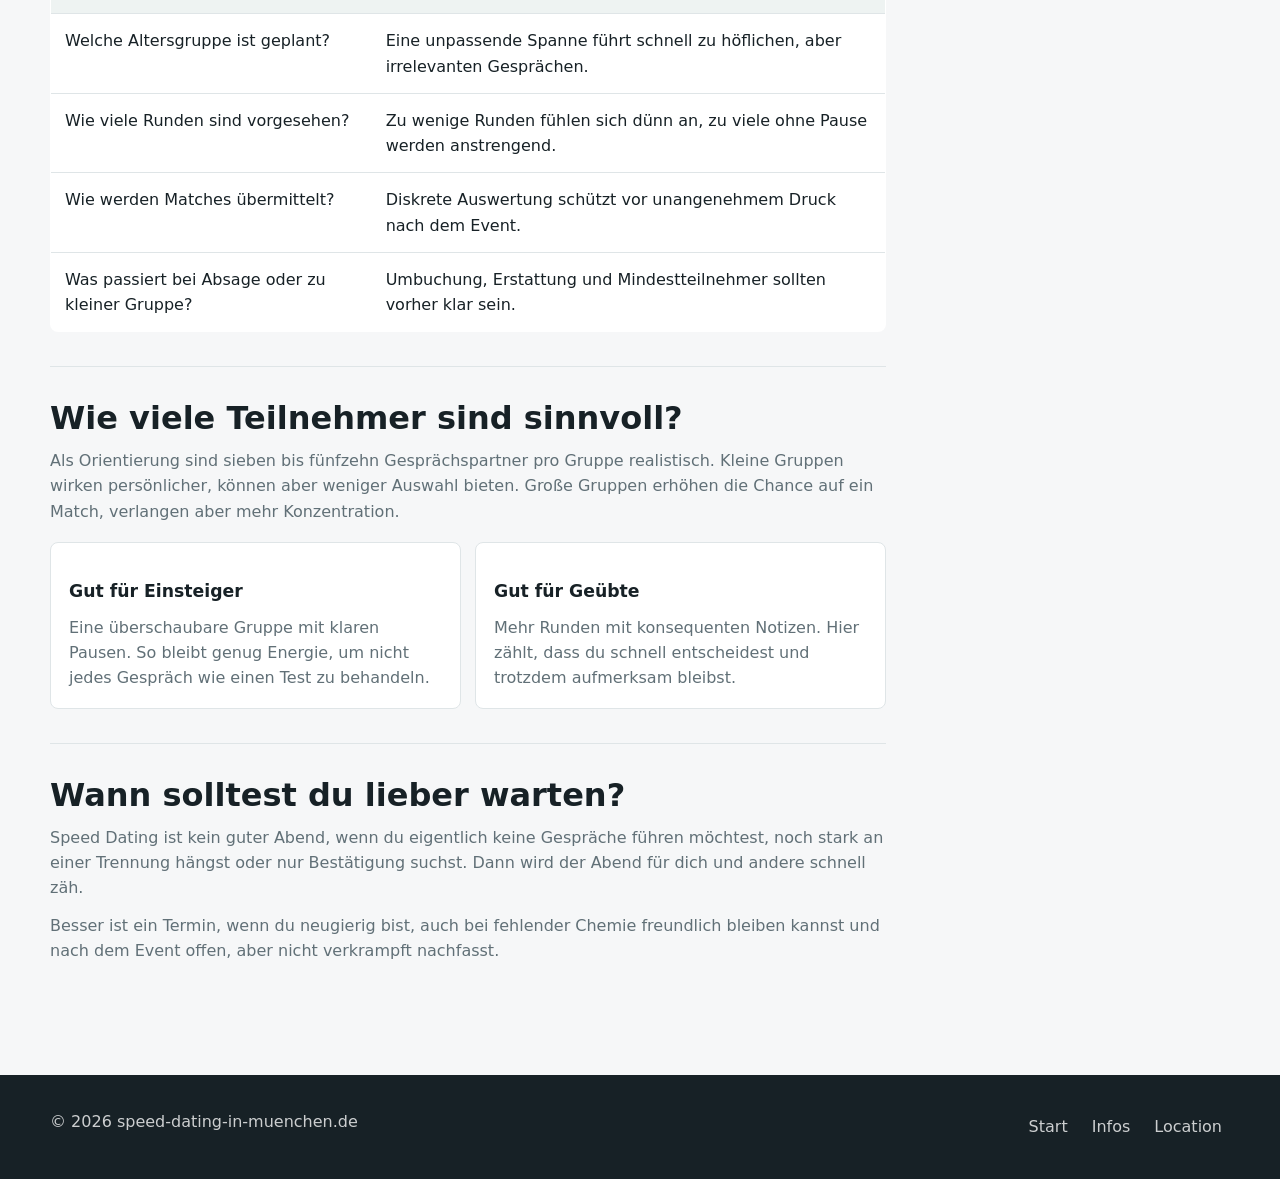
<file: fragen.html>
<!doctype html>
<html lang="de">
  <head>
    <meta charset="utf-8">
    <meta name="viewport" content="width=device-width, initial-scale=1">
    <title>Fragen zum Speed Dating in München | Teilnehmer, Themen und Anmeldung</title>
    <meta name="description" content="Fragen zum Speed Dating in München: passende Teilnehmer, gute Gesprächsthemen, Fragen vor der Anmeldung, Gruppengröße und klare Entscheidungshilfen.">
    <link rel="canonical" href="https://speed-dating-in-muenchen.de/fragen.html">
    <meta name="robots" content="index,follow">
    <link rel="stylesheet" href="/styles.css?v=202606211150">
  </head>
  <body>
    <header class="site-header">
      <div class="header-inner">
        <a class="brand" href="/"><span class="brand-mark" aria-hidden="true">SD</span><span>Speed Dating München</span></a>
        <nav class="nav" aria-label="Hauptnavigation">
          <a href="/speed-dating-ablauf.html">Ablauf</a>
          <a href="/fragen.html">Fragen</a>
          <a href="/location.html">Location</a>
          <a href="/erfahrungen/">Erfahrungen</a>
          <a href="/tipps.html">Tipps</a>
        </nav>
      </div>
    </header>

    <main>
      <section class="page-hero">
        <div class="page-hero-inner">
          <p class="kicker">Fragen</p>
          <h1>Fragen zum Speed Dating</h1>
          <p>Was du vor der Anmeldung, während der Gespräche und nach dem Abend konkret wissen solltest.</p>
        </div>
      </section>

      <div class="page-layout">
        <article class="content">
          <section class="content-section">
            <h2>Wer passt zum Speed Dating?</h2>
            <p>Speed Dating passt zu Singles, die reale Eindrücke höher bewerten als lange Chats. Du musst nicht besonders laut oder spontan sein. Wichtiger ist, dass du dich auf kurze Gespräche einlassen kannst und nach wenigen Minuten ehrlich einschätzt, ob ein zweites Treffen interessant wäre.</p>
            <ul class="check-list">
              <li>Du möchtest mehrere erste Eindrücke an einem Abend sammeln.</li>
              <li>Du kommst mit klar begrenzter Gesprächszeit zurecht.</li>
              <li>Du kannst freundlich bleiben, auch wenn keine Chemie entsteht.</li>
              <li>Du willst nicht sofort private Kontaktdaten verteilen.</li>
            </ul>
          </section>

          <section class="content-section">
            <h2>Worüber redet man?</h2>
            <p>Gute Themen sind einfach, konkret und leicht zu beantworten. Ziel ist nicht, in fünf Minuten den gesamten Lebenslauf zu prüfen, sondern Gesprächsgefühl, Humor und Alltag des Gegenübers zu spüren.</p>
            <div class="tip-grid">
              <article class="tip-card">
                <h3>München</h3>
                <p>"Welchen Ort in München empfiehlst du jemandem, der die Stadt besser kennenlernen will?"</p>
              </article>
              <article class="tip-card">
                <h3>Wochenende</h3>
                <p>"Was macht für dich einen richtig guten Samstag aus?"</p>
              </article>
              <article class="tip-card">
                <h3>Alltag</h3>
                <p>"Bist du nach der Arbeit eher Sport, Freunde, Couch oder spontan raus?"</p>
              </article>
              <article class="tip-card">
                <h3>Humor</h3>
                <p>"Welche Kleinigkeit bringt dich fast immer zum Lachen?"</p>
              </article>
            </div>
          </section>

          <section class="content-section">
            <h2>Welche Fragen vor der Anmeldung wichtig sind</h2>
            <p>Vor der Buchung lohnt sich ein genauer Blick auf Regeln und Rahmen. Gute Anbieter machen die wichtigsten Punkte klar, ohne dass du erst nachfragen musst.</p>
            <table class="data-table">
              <thead>
                <tr>
                  <th>Frage</th>
                  <th>Warum sie wichtig ist</th>
                </tr>
              </thead>
              <tbody>
                <tr>
                  <td>Welche Altersgruppe ist geplant?</td>
                  <td>Eine unpassende Spanne führt schnell zu höflichen, aber irrelevanten Gesprächen.</td>
                </tr>
                <tr>
                  <td>Wie viele Runden sind vorgesehen?</td>
                  <td>Zu wenige Runden fühlen sich dünn an, zu viele ohne Pause werden anstrengend.</td>
                </tr>
                <tr>
                  <td>Wie werden Matches übermittelt?</td>
                  <td>Diskrete Auswertung schützt vor unangenehmem Druck nach dem Event.</td>
                </tr>
                <tr>
                  <td>Was passiert bei Absage oder zu kleiner Gruppe?</td>
                  <td>Umbuchung, Erstattung und Mindestteilnehmer sollten vorher klar sein.</td>
                </tr>
              </tbody>
            </table>
          </section>

          <section class="content-section">
            <h2>Wie viele Teilnehmer sind sinnvoll?</h2>
            <p>Als Orientierung sind sieben bis fünfzehn Gesprächspartner pro Gruppe realistisch. Kleine Gruppen wirken persönlicher, können aber weniger Auswahl bieten. Große Gruppen erhöhen die Chance auf ein Match, verlangen aber mehr Konzentration.</p>
            <div class="do-dont-grid">
              <div>
                <h3>Gut für Einsteiger</h3>
                <p>Eine überschaubare Gruppe mit klaren Pausen. So bleibt genug Energie, um nicht jedes Gespräch wie einen Test zu behandeln.</p>
              </div>
              <div>
                <h3>Gut für Geübte</h3>
                <p>Mehr Runden mit konsequenten Notizen. Hier zählt, dass du schnell entscheidest und trotzdem aufmerksam bleibst.</p>
              </div>
            </div>
          </section>

          <section class="content-section">
            <h2>Wann solltest du lieber warten?</h2>
            <p>Speed Dating ist kein guter Abend, wenn du eigentlich keine Gespräche führen möchtest, noch stark an einer Trennung hängst oder nur Bestätigung suchst. Dann wird der Abend für dich und andere schnell zäh.</p>
            <p>Besser ist ein Termin, wenn du neugierig bist, auch bei fehlender Chemie freundlich bleiben kannst und nach dem Event offen, aber nicht verkrampft nachfasst.</p>
          </section>
        </article>

        <aside class="aside" aria-label="Weitere Seiten">
          <div class="aside-card">
            <h3>Passend dazu</h3>
            <div class="page-links">
              <a href="/faq.html">FAQ</a>
              <a href="/tipps.html">Tipps</a>
              <a href="/teilnehmer.html">Teilnehmer</a>
              <a href="/speed-dating-ablauf.html">Ablauf</a>
            </div>
          </div>
          <div class="aside-card">
            <h3>Schnell nutzen</h3>
            <ul>
              <li>Vorher drei leichte Fragen wählen</li>
              <li>Nach jeder Runde ein Detail notieren</li>
              <li>Bei Match konkret anschreiben</li>
            </ul>
          </div>
        </aside>
      </div>
    </main>

    <footer class="footer">
      <div class="footer-inner">
        <p>© 2026 speed-dating-in-muenchen.de</p>
        <nav class="footer-links" aria-label="Footer Navigation">
          <a href="/">Start</a>
          <a href="/details.html">Infos</a>
          <a href="/location.html">Location</a>
        </nav>
      </div>
    </footer>
  </body>
</html>
</file>
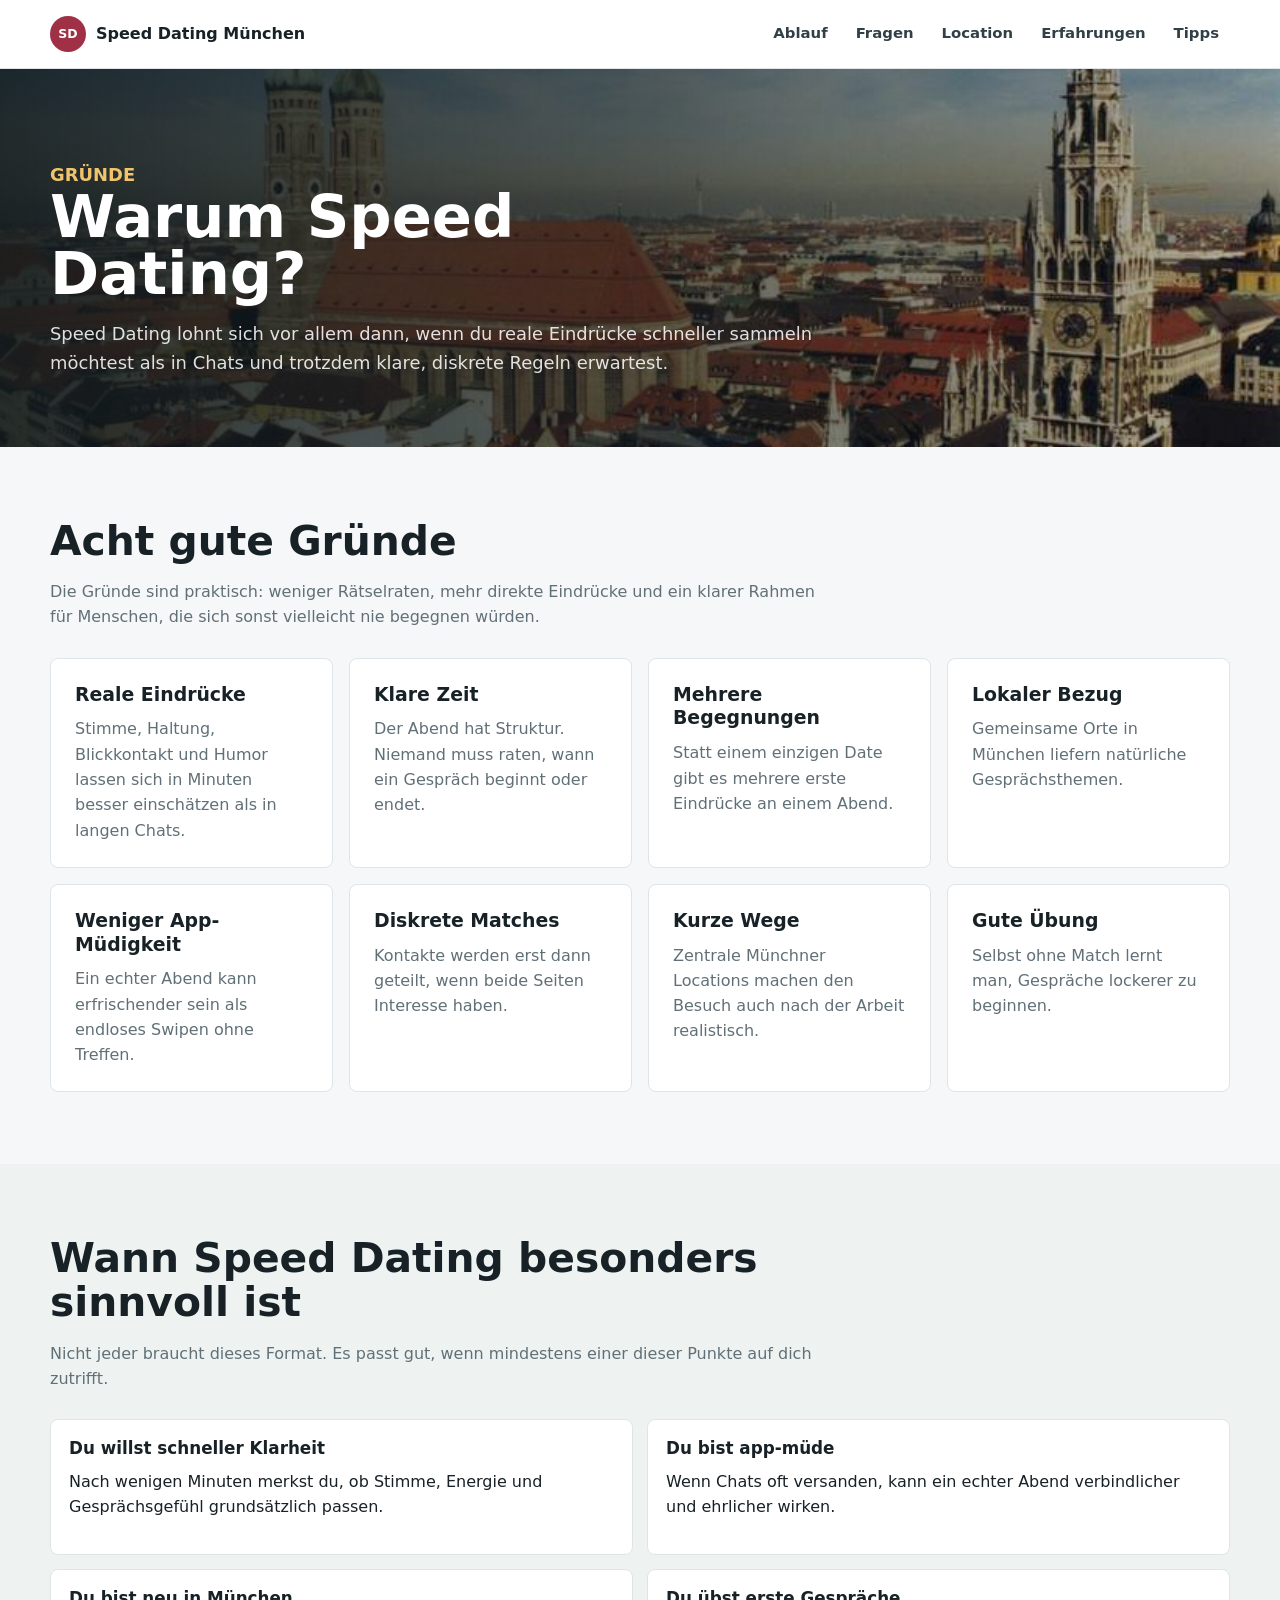
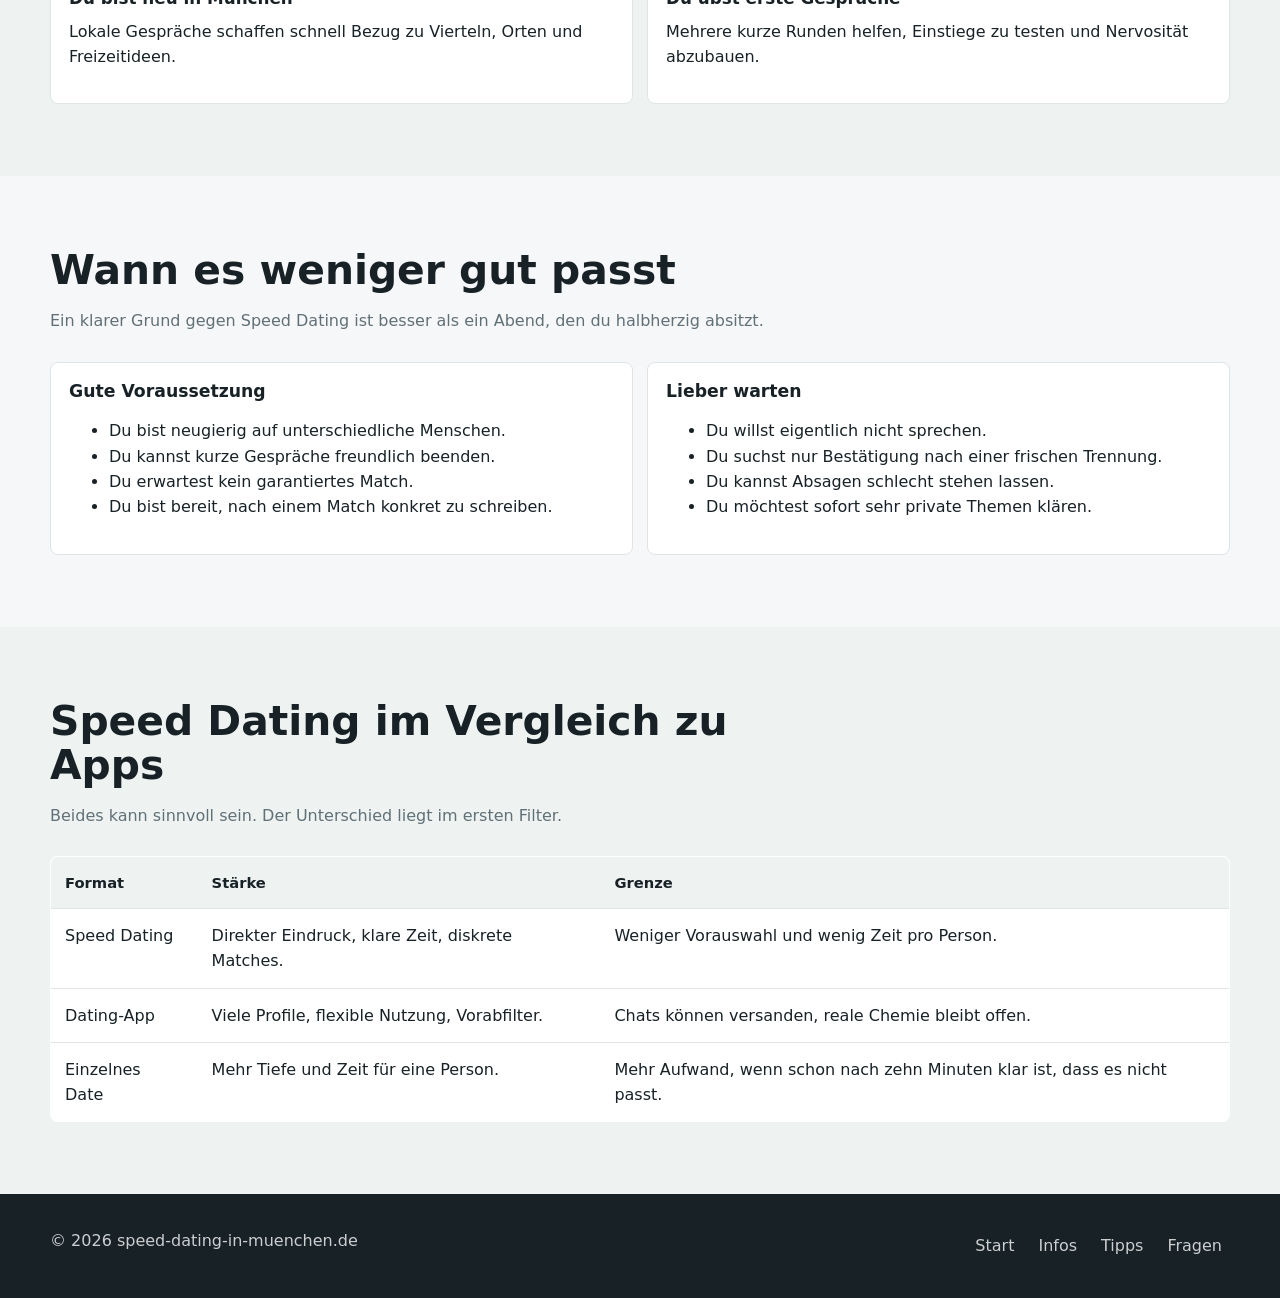
<file: gruende-fuer-speed-dating.html>
<!doctype html>
<html lang="de">
  <head>
    <meta charset="utf-8">
    <meta name="viewport" content="width=device-width, initial-scale=1">
    <title>Gründe für Speed Dating in München | Wann sich das Format lohnt</title>
    <meta name="description" content="Gründe für Speed Dating in München: reale Gespräche, weniger App-Müdigkeit, lokale Kontakte, strukturierter Abend, klare Matches und realistische Grenzen.">
    <link rel="canonical" href="https://speed-dating-in-muenchen.de/gruende-fuer-speed-dating.html">
    <meta name="robots" content="index,follow">
    <link rel="stylesheet" href="/styles.css?v=202606211150">
  </head>
  <body>
    <header class="site-header">
      <div class="header-inner">
        <a class="brand" href="/"><span class="brand-mark" aria-hidden="true">SD</span><span>Speed Dating München</span></a>
        <nav class="nav" aria-label="Hauptnavigation">
          <a href="/speed-dating-ablauf.html">Ablauf</a>
          <a href="/fragen.html">Fragen</a>
          <a href="/location.html">Location</a>
          <a href="/erfahrungen/">Erfahrungen</a>
          <a href="/tipps.html">Tipps</a>
        </nav>
      </div>
    </header>

    <main>
      <section class="page-hero">
        <div class="page-hero-inner">
          <p class="kicker">Gründe</p>
          <h1>Warum Speed Dating?</h1>
          <p>Speed Dating lohnt sich vor allem dann, wenn du reale Eindrücke schneller sammeln möchtest als in Chats und trotzdem klare, diskrete Regeln erwartest.</p>
        </div>
      </section>

      <section class="section">
        <div class="section-heading">
          <h2>Acht gute Gründe</h2>
          <p>Die Gründe sind praktisch: weniger Rätselraten, mehr direkte Eindrücke und ein klarer Rahmen für Menschen, die sich sonst vielleicht nie begegnen würden.</p>
        </div>
        <div class="card-grid">
          <article class="card">
            <h3>Reale Eindrücke</h3>
            <p>Stimme, Haltung, Blickkontakt und Humor lassen sich in Minuten besser einschätzen als in langen Chats.</p>
          </article>
          <article class="card">
            <h3>Klare Zeit</h3>
            <p>Der Abend hat Struktur. Niemand muss raten, wann ein Gespräch beginnt oder endet.</p>
          </article>
          <article class="card">
            <h3>Mehrere Begegnungen</h3>
            <p>Statt einem einzigen Date gibt es mehrere erste Eindrücke an einem Abend.</p>
          </article>
          <article class="card">
            <h3>Lokaler Bezug</h3>
            <p>Gemeinsame Orte in München liefern natürliche Gesprächsthemen.</p>
          </article>
          <article class="card">
            <h3>Weniger App-Müdigkeit</h3>
            <p>Ein echter Abend kann erfrischender sein als endloses Swipen ohne Treffen.</p>
          </article>
          <article class="card">
            <h3>Diskrete Matches</h3>
            <p>Kontakte werden erst dann geteilt, wenn beide Seiten Interesse haben.</p>
          </article>
          <article class="card">
            <h3>Kurze Wege</h3>
            <p>Zentrale Münchner Locations machen den Besuch auch nach der Arbeit realistisch.</p>
          </article>
          <article class="card">
            <h3>Gute Übung</h3>
            <p>Selbst ohne Match lernt man, Gespräche lockerer zu beginnen.</p>
          </article>
        </div>
      </section>

      <section class="section band">
        <div class="section-heading">
          <h2>Wann Speed Dating besonders sinnvoll ist</h2>
          <p>Nicht jeder braucht dieses Format. Es passt gut, wenn mindestens einer dieser Punkte auf dich zutrifft.</p>
        </div>
        <div class="tip-grid">
          <article class="tip-card">
            <h3>Du willst schneller Klarheit</h3>
            <p>Nach wenigen Minuten merkst du, ob Stimme, Energie und Gesprächsgefühl grundsätzlich passen.</p>
          </article>
          <article class="tip-card">
            <h3>Du bist app-müde</h3>
            <p>Wenn Chats oft versanden, kann ein echter Abend verbindlicher und ehrlicher wirken.</p>
          </article>
          <article class="tip-card">
            <h3>Du bist neu in München</h3>
            <p>Lokale Gespräche schaffen schnell Bezug zu Vierteln, Orten und Freizeitideen.</p>
          </article>
          <article class="tip-card">
            <h3>Du übst erste Gespräche</h3>
            <p>Mehrere kurze Runden helfen, Einstiege zu testen und Nervosität abzubauen.</p>
          </article>
        </div>
      </section>

      <section class="section">
        <div class="section-heading">
          <h2>Wann es weniger gut passt</h2>
          <p>Ein klarer Grund gegen Speed Dating ist besser als ein Abend, den du halbherzig absitzt.</p>
        </div>
        <div class="do-dont-grid">
          <div>
            <h3>Gute Voraussetzung</h3>
            <ul>
              <li>Du bist neugierig auf unterschiedliche Menschen.</li>
              <li>Du kannst kurze Gespräche freundlich beenden.</li>
              <li>Du erwartest kein garantiertes Match.</li>
              <li>Du bist bereit, nach einem Match konkret zu schreiben.</li>
            </ul>
          </div>
          <div>
            <h3>Lieber warten</h3>
            <ul>
              <li>Du willst eigentlich nicht sprechen.</li>
              <li>Du suchst nur Bestätigung nach einer frischen Trennung.</li>
              <li>Du kannst Absagen schlecht stehen lassen.</li>
              <li>Du möchtest sofort sehr private Themen klären.</li>
            </ul>
          </div>
        </div>
      </section>

      <section class="section band">
        <div class="section-heading">
          <h2>Speed Dating im Vergleich zu Apps</h2>
          <p>Beides kann sinnvoll sein. Der Unterschied liegt im ersten Filter.</p>
        </div>
        <table class="data-table">
          <thead>
            <tr>
              <th>Format</th>
              <th>Stärke</th>
              <th>Grenze</th>
            </tr>
          </thead>
          <tbody>
            <tr>
              <td>Speed Dating</td>
              <td>Direkter Eindruck, klare Zeit, diskrete Matches.</td>
              <td>Weniger Vorauswahl und wenig Zeit pro Person.</td>
            </tr>
            <tr>
              <td>Dating-App</td>
              <td>Viele Profile, flexible Nutzung, Vorabfilter.</td>
              <td>Chats können versanden, reale Chemie bleibt offen.</td>
            </tr>
            <tr>
              <td>Einzelnes Date</td>
              <td>Mehr Tiefe und Zeit für eine Person.</td>
              <td>Mehr Aufwand, wenn schon nach zehn Minuten klar ist, dass es nicht passt.</td>
            </tr>
          </tbody>
        </table>
      </section>
    </main>

    <footer class="footer">
      <div class="footer-inner">
        <p>© 2026 speed-dating-in-muenchen.de</p>
        <nav class="footer-links" aria-label="Footer Navigation">
          <a href="/">Start</a>
          <a href="/details.html">Infos</a>
          <a href="/tipps.html">Tipps</a>
          <a href="/fragen.html">Fragen</a>
        </nav>
      </div>
    </footer>
  </body>
</html>
</file>
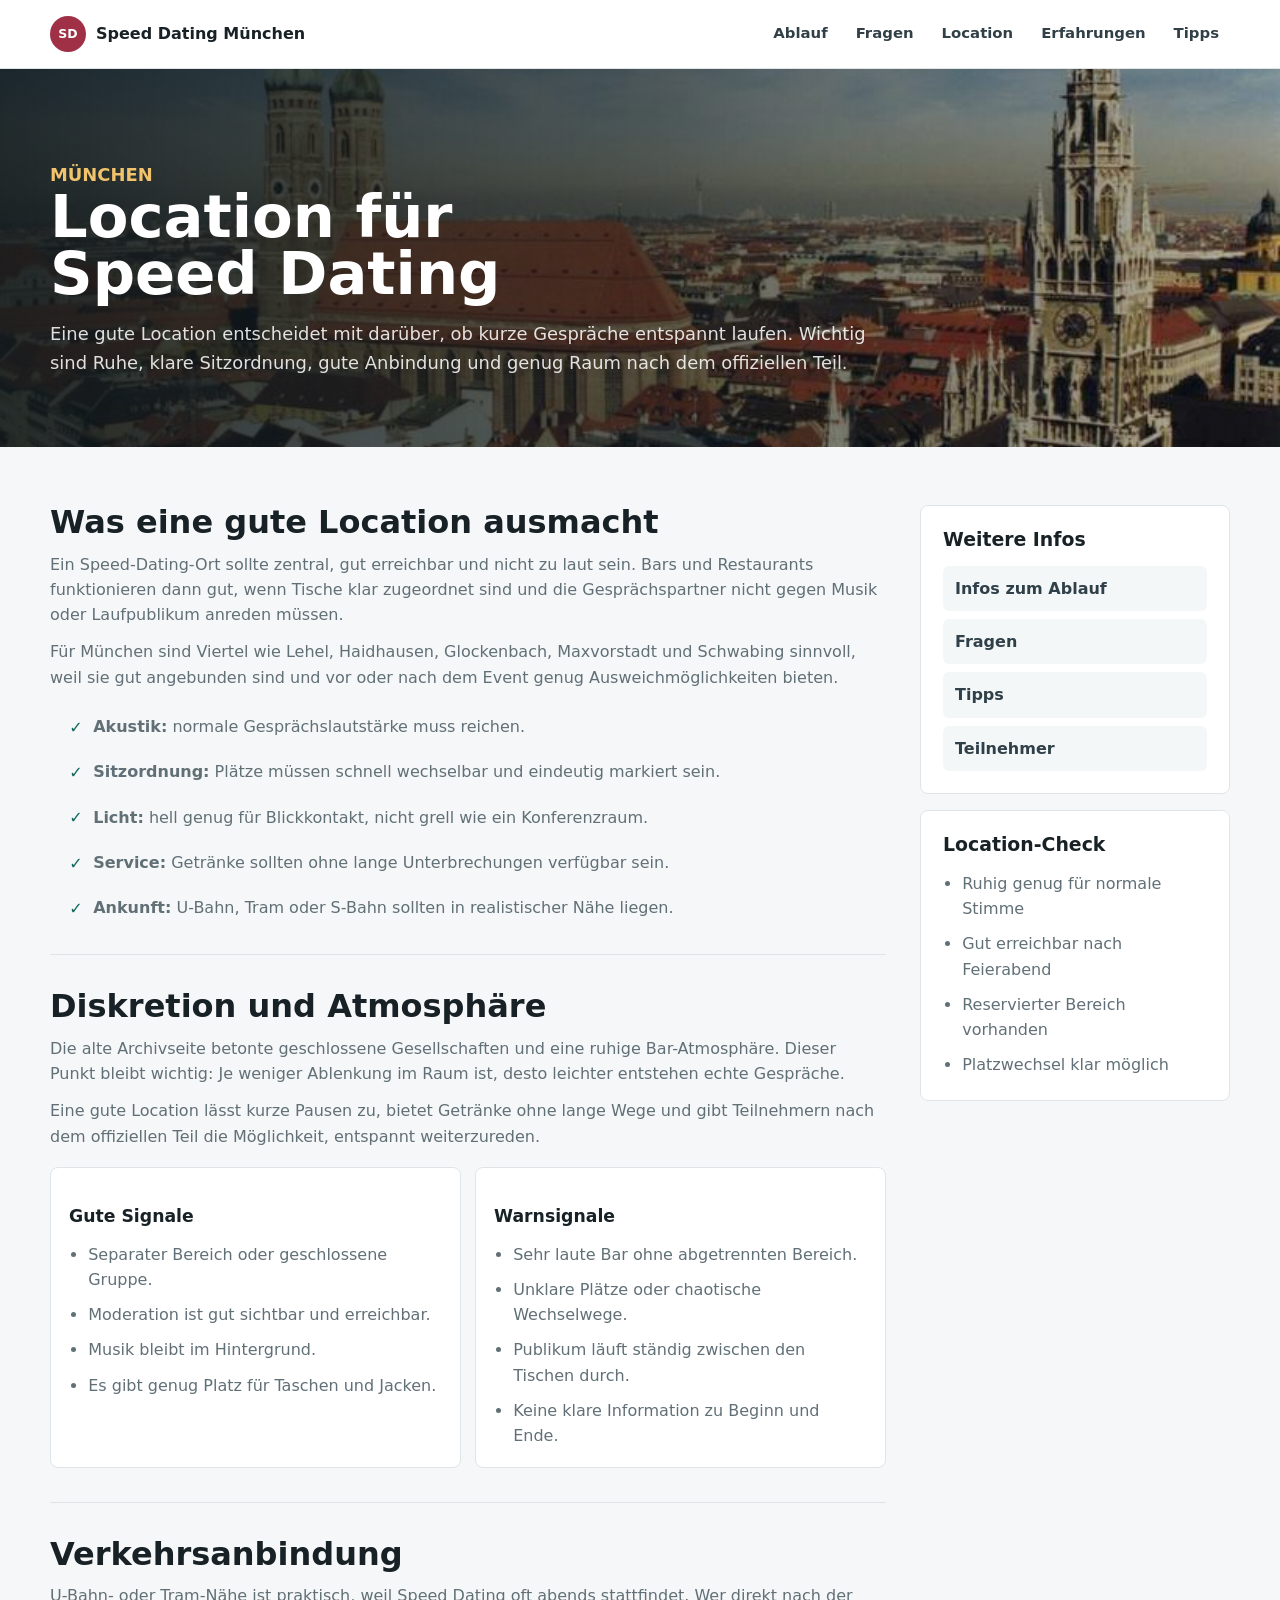
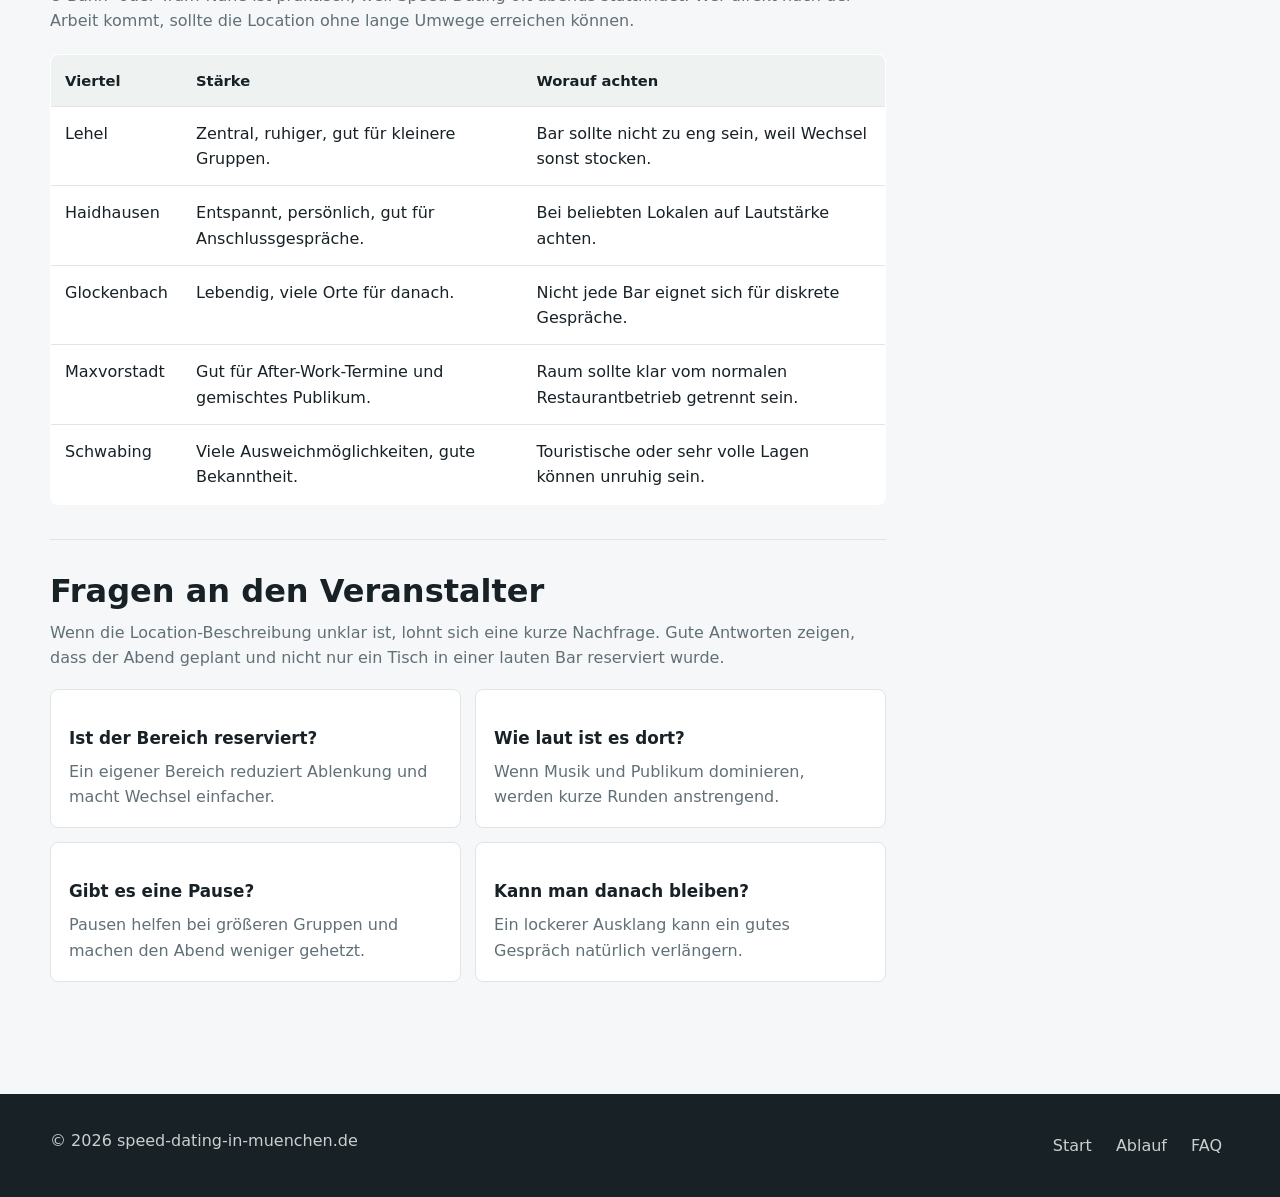
<file: location.html>
<!doctype html>
<html lang="de">
  <head>
    <meta charset="utf-8">
    <meta name="viewport" content="width=device-width, initial-scale=1">
    <title>Speed Dating Location in München | Kriterien für gute Gesprächsorte</title>
    <meta name="description" content="Location für Speed Dating in München: zentrale Lage, ruhige Atmosphäre, Sitzordnung, Diskretion, Viertelvergleich, Getränke, Anbindung und Warnsignale.">
    <link rel="canonical" href="https://speed-dating-in-muenchen.de/location.html">
    <meta name="robots" content="index,follow">
    <link rel="stylesheet" href="/styles.css?v=202606211150">
  </head>
  <body>
    <header class="site-header">
      <div class="header-inner">
        <a class="brand" href="/"><span class="brand-mark" aria-hidden="true">SD</span><span>Speed Dating München</span></a>
        <nav class="nav" aria-label="Hauptnavigation">
          <a href="/speed-dating-ablauf.html">Ablauf</a>
          <a href="/fragen.html">Fragen</a>
          <a href="/location.html">Location</a>
          <a href="/erfahrungen/">Erfahrungen</a>
          <a href="/tipps.html">Tipps</a>
        </nav>
      </div>
    </header>

    <main>
      <section class="page-hero">
        <div class="page-hero-inner">
          <p class="kicker">München</p>
          <h1>Location für Speed Dating</h1>
          <p>Eine gute Location entscheidet mit darüber, ob kurze Gespräche entspannt laufen. Wichtig sind Ruhe, klare Sitzordnung, gute Anbindung und genug Raum nach dem offiziellen Teil.</p>
        </div>
      </section>

      <div class="page-layout">
        <article class="content">
          <section class="content-section">
            <h2>Was eine gute Location ausmacht</h2>
            <p>Ein Speed-Dating-Ort sollte zentral, gut erreichbar und nicht zu laut sein. Bars und Restaurants funktionieren dann gut, wenn Tische klar zugeordnet sind und die Gesprächspartner nicht gegen Musik oder Laufpublikum anreden müssen.</p>
            <p>Für München sind Viertel wie Lehel, Haidhausen, Glockenbach, Maxvorstadt und Schwabing sinnvoll, weil sie gut angebunden sind und vor oder nach dem Event genug Ausweichmöglichkeiten bieten.</p>
            <ul class="check-list">
              <li><strong>Akustik:</strong> normale Gesprächslautstärke muss reichen.</li>
              <li><strong>Sitzordnung:</strong> Plätze müssen schnell wechselbar und eindeutig markiert sein.</li>
              <li><strong>Licht:</strong> hell genug für Blickkontakt, nicht grell wie ein Konferenzraum.</li>
              <li><strong>Service:</strong> Getränke sollten ohne lange Unterbrechungen verfügbar sein.</li>
              <li><strong>Ankunft:</strong> U-Bahn, Tram oder S-Bahn sollten in realistischer Nähe liegen.</li>
            </ul>
          </section>

          <section class="content-section">
            <h2>Diskretion und Atmosphäre</h2>
            <p>Die alte Archivseite betonte geschlossene Gesellschaften und eine ruhige Bar-Atmosphäre. Dieser Punkt bleibt wichtig: Je weniger Ablenkung im Raum ist, desto leichter entstehen echte Gespräche.</p>
            <p>Eine gute Location lässt kurze Pausen zu, bietet Getränke ohne lange Wege und gibt Teilnehmern nach dem offiziellen Teil die Möglichkeit, entspannt weiterzureden.</p>
            <div class="do-dont-grid">
              <div>
                <h3>Gute Signale</h3>
                <ul>
                  <li>Separater Bereich oder geschlossene Gruppe.</li>
                  <li>Moderation ist gut sichtbar und erreichbar.</li>
                  <li>Musik bleibt im Hintergrund.</li>
                  <li>Es gibt genug Platz für Taschen und Jacken.</li>
                </ul>
              </div>
              <div>
                <h3>Warnsignale</h3>
                <ul>
                  <li>Sehr laute Bar ohne abgetrennten Bereich.</li>
                  <li>Unklare Plätze oder chaotische Wechselwege.</li>
                  <li>Publikum läuft ständig zwischen den Tischen durch.</li>
                  <li>Keine klare Information zu Beginn und Ende.</li>
                </ul>
              </div>
            </div>
          </section>

          <section class="content-section">
            <h2>Verkehrsanbindung</h2>
            <p>U-Bahn- oder Tram-Nähe ist praktisch, weil Speed Dating oft abends stattfindet. Wer direkt nach der Arbeit kommt, sollte die Location ohne lange Umwege erreichen können.</p>
            <table class="data-table">
              <thead>
                <tr>
                  <th>Viertel</th>
                  <th>Stärke</th>
                  <th>Worauf achten</th>
                </tr>
              </thead>
              <tbody>
                <tr>
                  <td>Lehel</td>
                  <td>Zentral, ruhiger, gut für kleinere Gruppen.</td>
                  <td>Bar sollte nicht zu eng sein, weil Wechsel sonst stocken.</td>
                </tr>
                <tr>
                  <td>Haidhausen</td>
                  <td>Entspannt, persönlich, gut für Anschlussgespräche.</td>
                  <td>Bei beliebten Lokalen auf Lautstärke achten.</td>
                </tr>
                <tr>
                  <td>Glockenbach</td>
                  <td>Lebendig, viele Orte für danach.</td>
                  <td>Nicht jede Bar eignet sich für diskrete Gespräche.</td>
                </tr>
                <tr>
                  <td>Maxvorstadt</td>
                  <td>Gut für After-Work-Termine und gemischtes Publikum.</td>
                  <td>Raum sollte klar vom normalen Restaurantbetrieb getrennt sein.</td>
                </tr>
                <tr>
                  <td>Schwabing</td>
                  <td>Viele Ausweichmöglichkeiten, gute Bekanntheit.</td>
                  <td>Touristische oder sehr volle Lagen können unruhig sein.</td>
                </tr>
              </tbody>
            </table>
          </section>

          <section class="content-section">
            <h2>Fragen an den Veranstalter</h2>
            <p>Wenn die Location-Beschreibung unklar ist, lohnt sich eine kurze Nachfrage. Gute Antworten zeigen, dass der Abend geplant und nicht nur ein Tisch in einer lauten Bar reserviert wurde.</p>
            <div class="tip-grid">
              <article class="tip-card">
                <h3>Ist der Bereich reserviert?</h3>
                <p>Ein eigener Bereich reduziert Ablenkung und macht Wechsel einfacher.</p>
              </article>
              <article class="tip-card">
                <h3>Wie laut ist es dort?</h3>
                <p>Wenn Musik und Publikum dominieren, werden kurze Runden anstrengend.</p>
              </article>
              <article class="tip-card">
                <h3>Gibt es eine Pause?</h3>
                <p>Pausen helfen bei größeren Gruppen und machen den Abend weniger gehetzt.</p>
              </article>
              <article class="tip-card">
                <h3>Kann man danach bleiben?</h3>
                <p>Ein lockerer Ausklang kann ein gutes Gespräch natürlich verlängern.</p>
              </article>
            </div>
          </section>
        </article>

        <aside class="aside" aria-label="Weitere Seiten">
          <div class="aside-card">
            <h3>Weitere Infos</h3>
            <div class="page-links">
              <a href="/details.html">Infos zum Ablauf</a>
              <a href="/fragen.html">Fragen</a>
              <a href="/tipps.html">Tipps</a>
              <a href="/teilnehmer.html">Teilnehmer</a>
            </div>
          </div>
          <div class="aside-card">
            <h3>Location-Check</h3>
            <ul>
              <li>Ruhig genug für normale Stimme</li>
              <li>Gut erreichbar nach Feierabend</li>
              <li>Reservierter Bereich vorhanden</li>
              <li>Platzwechsel klar möglich</li>
            </ul>
          </div>
        </aside>
      </div>
    </main>

    <footer class="footer">
      <div class="footer-inner">
        <p>© 2026 speed-dating-in-muenchen.de</p>
        <nav class="footer-links" aria-label="Footer Navigation">
          <a href="/">Start</a>
          <a href="/speed-dating-ablauf.html">Ablauf</a>
          <a href="/faq.html">FAQ</a>
        </nav>
      </div>
    </footer>
  </body>
</html>
</file>
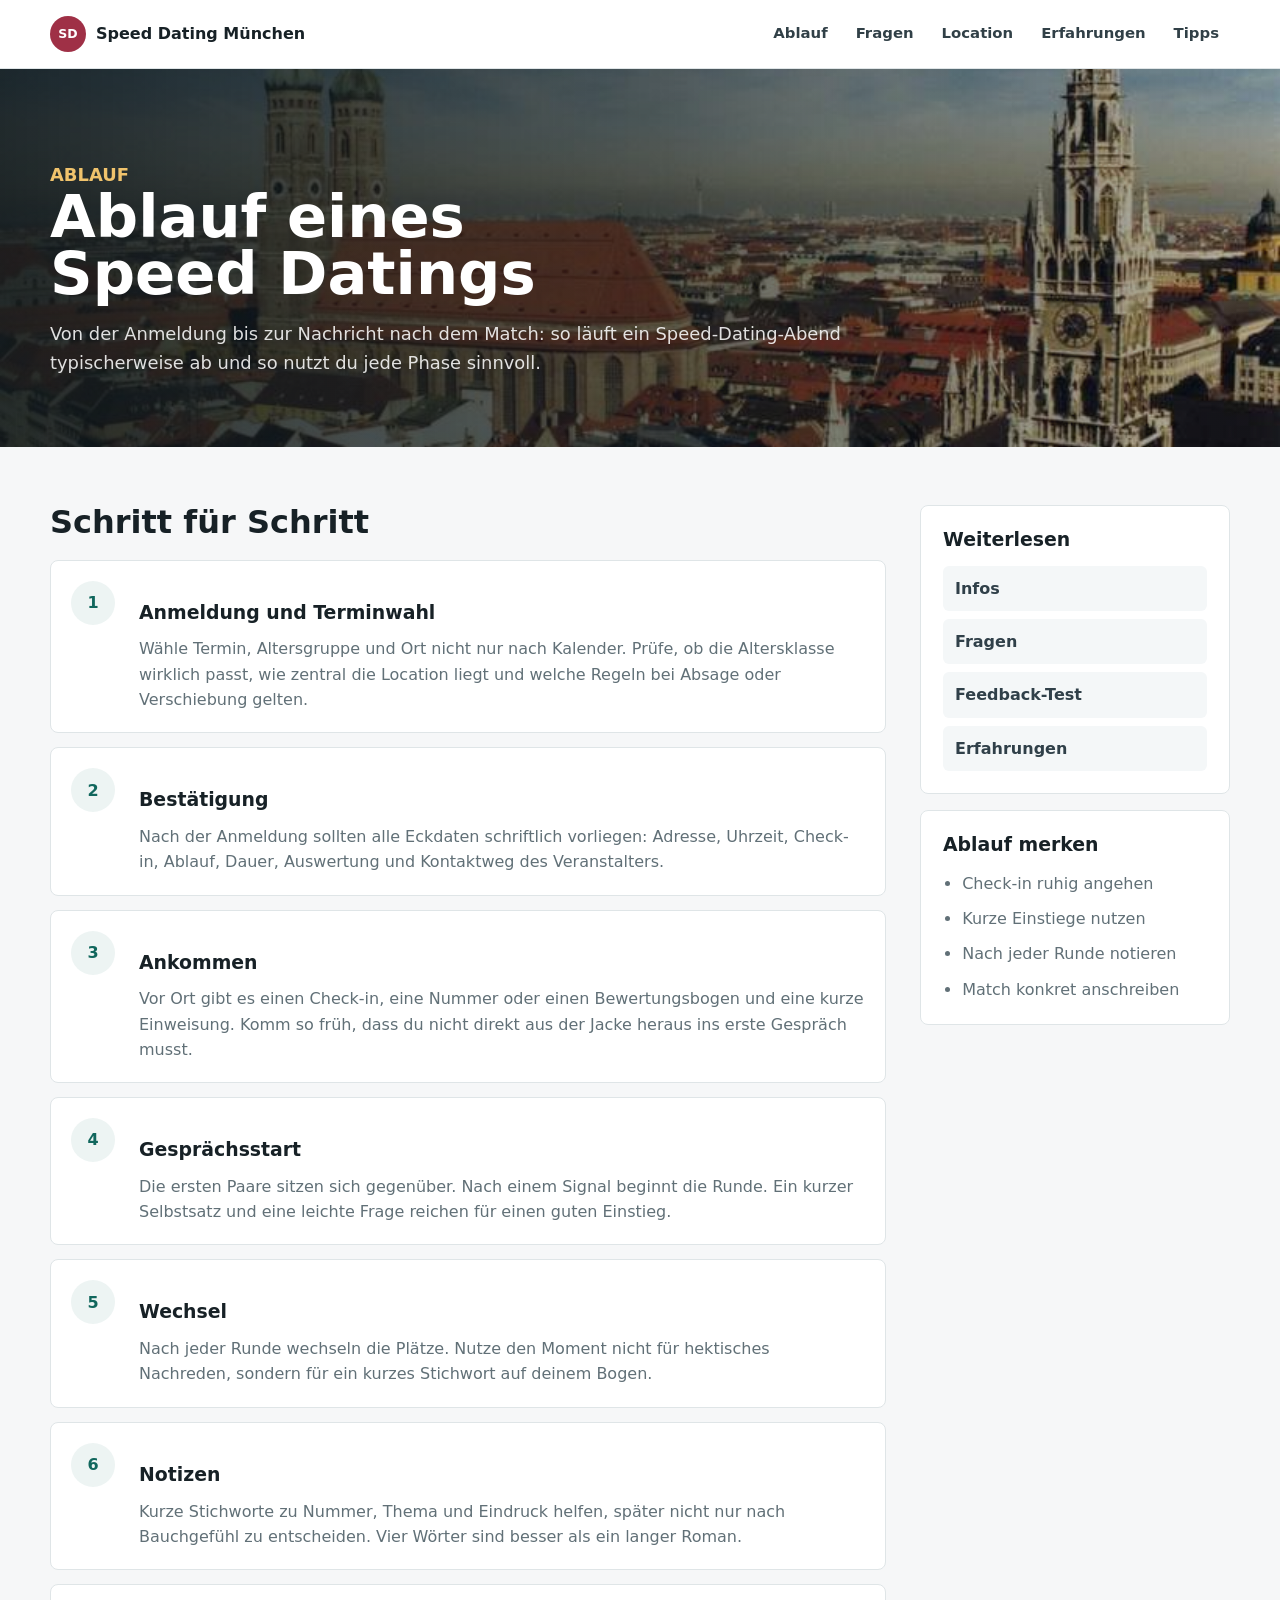
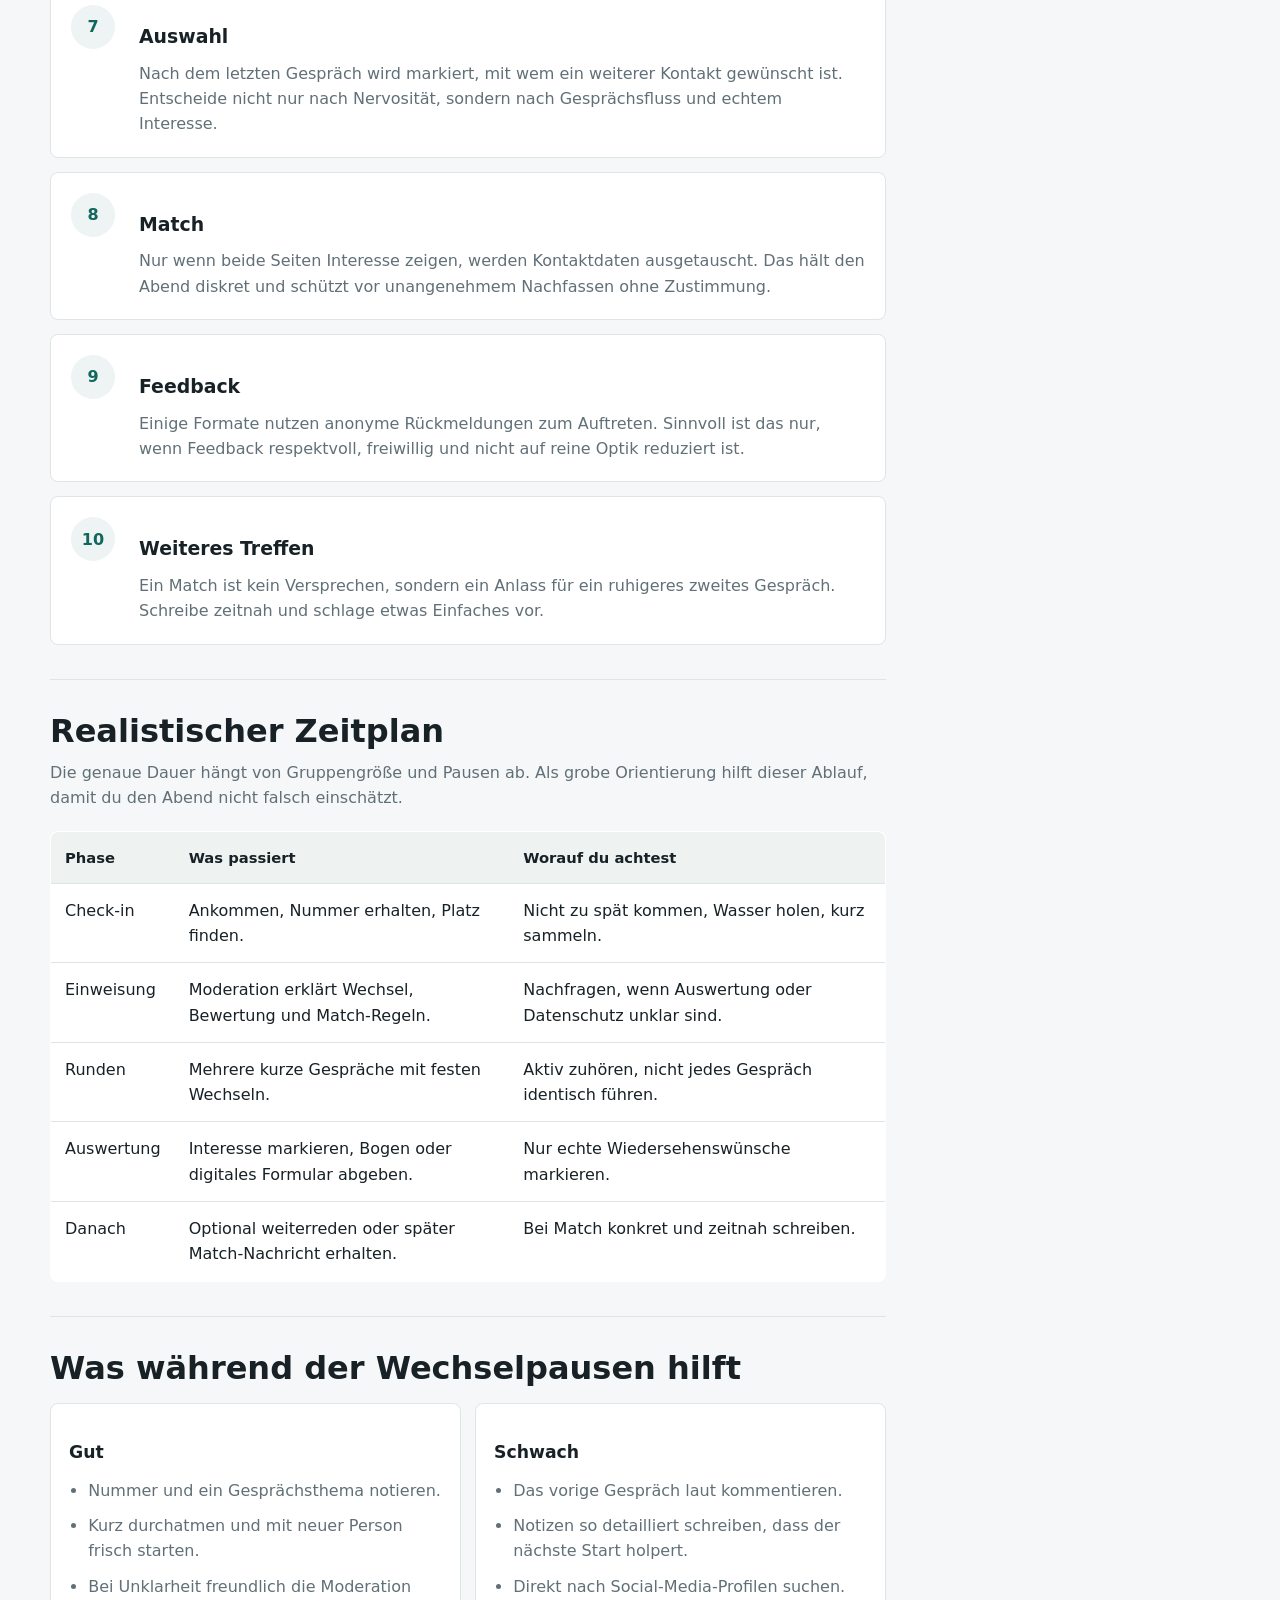
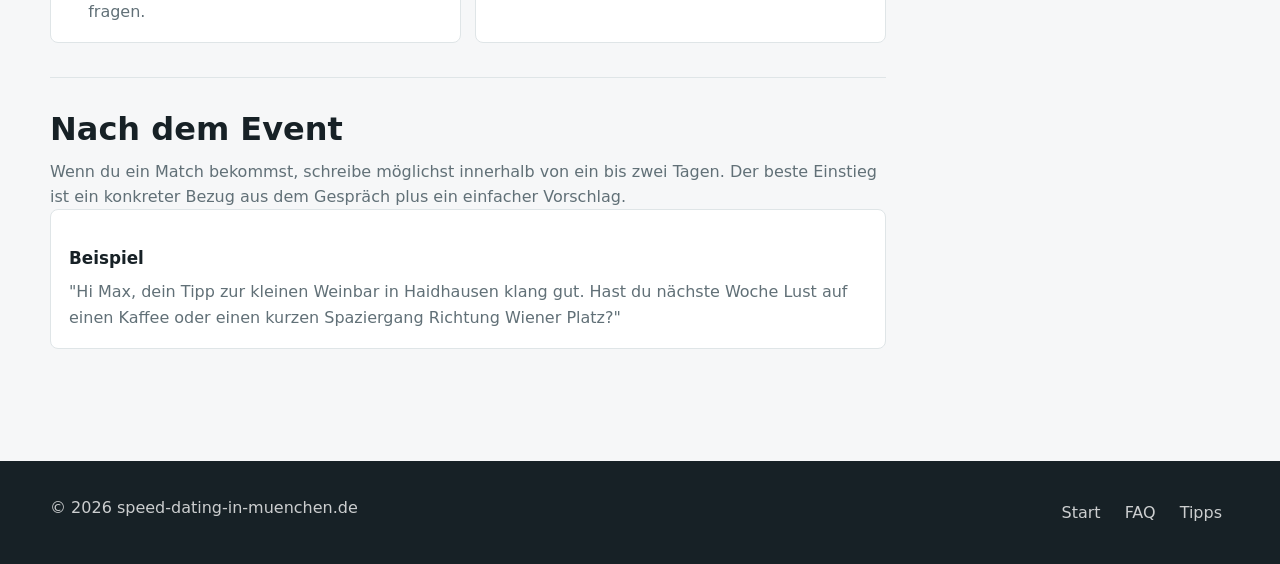
<file: speed-dating-ablauf.html>
<!doctype html>
<html lang="de">
  <head>
    <meta charset="utf-8">
    <meta name="viewport" content="width=device-width, initial-scale=1">
    <title>Ablauf eines Speed Datings in München | Schritt für Schritt erklärt</title>
    <meta name="description" content="Ablauf eines Speed Datings in München: Anmeldung, Check-in, Gesprächsrunden, Pausen, Notizen, Auswahl, Match, Feedback und zweites Treffen.">
    <link rel="canonical" href="https://speed-dating-in-muenchen.de/speed-dating-ablauf.html">
    <meta name="robots" content="index,follow">
    <link rel="stylesheet" href="/styles.css?v=202606211150">
  </head>
  <body>
    <header class="site-header">
      <div class="header-inner">
        <a class="brand" href="/"><span class="brand-mark" aria-hidden="true">SD</span><span>Speed Dating München</span></a>
        <nav class="nav" aria-label="Hauptnavigation">
          <a href="/speed-dating-ablauf.html">Ablauf</a>
          <a href="/fragen.html">Fragen</a>
          <a href="/location.html">Location</a>
          <a href="/erfahrungen/">Erfahrungen</a>
          <a href="/tipps.html">Tipps</a>
        </nav>
      </div>
    </header>

    <main>
      <section class="page-hero">
        <div class="page-hero-inner">
          <p class="kicker">Ablauf</p>
          <h1>Ablauf eines Speed Datings</h1>
          <p>Von der Anmeldung bis zur Nachricht nach dem Match: so läuft ein Speed-Dating-Abend typischerweise ab und so nutzt du jede Phase sinnvoll.</p>
        </div>
      </section>

      <div class="page-layout">
        <article class="content">
          <section class="content-section">
            <h2>Schritt für Schritt</h2>
            <div class="steps">
              <article class="step">
                <span class="step-number">1</span>
                <div>
                  <h3>Anmeldung und Terminwahl</h3>
                  <p>Wähle Termin, Altersgruppe und Ort nicht nur nach Kalender. Prüfe, ob die Altersklasse wirklich passt, wie zentral die Location liegt und welche Regeln bei Absage oder Verschiebung gelten.</p>
                </div>
              </article>
              <article class="step">
                <span class="step-number">2</span>
                <div>
                  <h3>Bestätigung</h3>
                  <p>Nach der Anmeldung sollten alle Eckdaten schriftlich vorliegen: Adresse, Uhrzeit, Check-in, Ablauf, Dauer, Auswertung und Kontaktweg des Veranstalters.</p>
                </div>
              </article>
              <article class="step">
                <span class="step-number">3</span>
                <div>
                  <h3>Ankommen</h3>
                  <p>Vor Ort gibt es einen Check-in, eine Nummer oder einen Bewertungsbogen und eine kurze Einweisung. Komm so früh, dass du nicht direkt aus der Jacke heraus ins erste Gespräch musst.</p>
                </div>
              </article>
              <article class="step">
                <span class="step-number">4</span>
                <div>
                  <h3>Gesprächsstart</h3>
                  <p>Die ersten Paare sitzen sich gegenüber. Nach einem Signal beginnt die Runde. Ein kurzer Selbstsatz und eine leichte Frage reichen für einen guten Einstieg.</p>
                </div>
              </article>
              <article class="step">
                <span class="step-number">5</span>
                <div>
                  <h3>Wechsel</h3>
                  <p>Nach jeder Runde wechseln die Plätze. Nutze den Moment nicht für hektisches Nachreden, sondern für ein kurzes Stichwort auf deinem Bogen.</p>
                </div>
              </article>
              <article class="step">
                <span class="step-number">6</span>
                <div>
                  <h3>Notizen</h3>
                  <p>Kurze Stichworte zu Nummer, Thema und Eindruck helfen, später nicht nur nach Bauchgefühl zu entscheiden. Vier Wörter sind besser als ein langer Roman.</p>
                </div>
              </article>
              <article class="step">
                <span class="step-number">7</span>
                <div>
                  <h3>Auswahl</h3>
                  <p>Nach dem letzten Gespräch wird markiert, mit wem ein weiterer Kontakt gewünscht ist. Entscheide nicht nur nach Nervosität, sondern nach Gesprächsfluss und echtem Interesse.</p>
                </div>
              </article>
              <article class="step">
                <span class="step-number">8</span>
                <div>
                  <h3>Match</h3>
                  <p>Nur wenn beide Seiten Interesse zeigen, werden Kontaktdaten ausgetauscht. Das hält den Abend diskret und schützt vor unangenehmem Nachfassen ohne Zustimmung.</p>
                </div>
              </article>
              <article class="step">
                <span class="step-number">9</span>
                <div>
                  <h3>Feedback</h3>
                  <p>Einige Formate nutzen anonyme Rückmeldungen zum Auftreten. Sinnvoll ist das nur, wenn Feedback respektvoll, freiwillig und nicht auf reine Optik reduziert ist.</p>
                </div>
              </article>
              <article class="step">
                <span class="step-number">10</span>
                <div>
                  <h3>Weiteres Treffen</h3>
                  <p>Ein Match ist kein Versprechen, sondern ein Anlass für ein ruhigeres zweites Gespräch. Schreibe zeitnah und schlage etwas Einfaches vor.</p>
                </div>
              </article>
            </div>
          </section>

          <section class="content-section">
            <h2>Realistischer Zeitplan</h2>
            <p>Die genaue Dauer hängt von Gruppengröße und Pausen ab. Als grobe Orientierung hilft dieser Ablauf, damit du den Abend nicht falsch einschätzt.</p>
            <table class="data-table">
              <thead>
                <tr>
                  <th>Phase</th>
                  <th>Was passiert</th>
                  <th>Worauf du achtest</th>
                </tr>
              </thead>
              <tbody>
                <tr>
                  <td>Check-in</td>
                  <td>Ankommen, Nummer erhalten, Platz finden.</td>
                  <td>Nicht zu spät kommen, Wasser holen, kurz sammeln.</td>
                </tr>
                <tr>
                  <td>Einweisung</td>
                  <td>Moderation erklärt Wechsel, Bewertung und Match-Regeln.</td>
                  <td>Nachfragen, wenn Auswertung oder Datenschutz unklar sind.</td>
                </tr>
                <tr>
                  <td>Runden</td>
                  <td>Mehrere kurze Gespräche mit festen Wechseln.</td>
                  <td>Aktiv zuhören, nicht jedes Gespräch identisch führen.</td>
                </tr>
                <tr>
                  <td>Auswertung</td>
                  <td>Interesse markieren, Bogen oder digitales Formular abgeben.</td>
                  <td>Nur echte Wiedersehenswünsche markieren.</td>
                </tr>
                <tr>
                  <td>Danach</td>
                  <td>Optional weiterreden oder später Match-Nachricht erhalten.</td>
                  <td>Bei Match konkret und zeitnah schreiben.</td>
                </tr>
              </tbody>
            </table>
          </section>

          <section class="content-section">
            <h2>Was während der Wechselpausen hilft</h2>
            <div class="do-dont-grid">
              <div>
                <h3>Gut</h3>
                <ul>
                  <li>Nummer und ein Gesprächsthema notieren.</li>
                  <li>Kurz durchatmen und mit neuer Person frisch starten.</li>
                  <li>Bei Unklarheit freundlich die Moderation fragen.</li>
                </ul>
              </div>
              <div>
                <h3>Schwach</h3>
                <ul>
                  <li>Das vorige Gespräch laut kommentieren.</li>
                  <li>Notizen so detailliert schreiben, dass der nächste Start holpert.</li>
                  <li>Direkt nach Social-Media-Profilen suchen.</li>
                </ul>
              </div>
            </div>
          </section>

          <section class="content-section">
            <h2>Nach dem Event</h2>
            <p>Wenn du ein Match bekommst, schreibe möglichst innerhalb von ein bis zwei Tagen. Der beste Einstieg ist ein konkreter Bezug aus dem Gespräch plus ein einfacher Vorschlag.</p>
            <div class="note-example">
              <h3>Beispiel</h3>
              <p>"Hi Max, dein Tipp zur kleinen Weinbar in Haidhausen klang gut. Hast du nächste Woche Lust auf einen Kaffee oder einen kurzen Spaziergang Richtung Wiener Platz?"</p>
            </div>
          </section>
        </article>

        <aside class="aside" aria-label="Weitere Seiten">
          <div class="aside-card">
            <h3>Weiterlesen</h3>
            <div class="page-links">
              <a href="/details.html">Infos</a>
              <a href="/fragen.html">Fragen</a>
              <a href="/wie-komme-ich-an.html">Feedback-Test</a>
              <a href="/speed-dating-erfahrungen.html">Erfahrungen</a>
            </div>
          </div>
          <div class="aside-card">
            <h3>Ablauf merken</h3>
            <ul>
              <li>Check-in ruhig angehen</li>
              <li>Kurze Einstiege nutzen</li>
              <li>Nach jeder Runde notieren</li>
              <li>Match konkret anschreiben</li>
            </ul>
          </div>
        </aside>
      </div>
    </main>

    <footer class="footer">
      <div class="footer-inner">
        <p>© 2026 speed-dating-in-muenchen.de</p>
        <nav class="footer-links" aria-label="Footer Navigation">
          <a href="/">Start</a>
          <a href="/faq.html">FAQ</a>
          <a href="/tipps.html">Tipps</a>
        </nav>
      </div>
    </footer>
  </body>
</html>
</file>
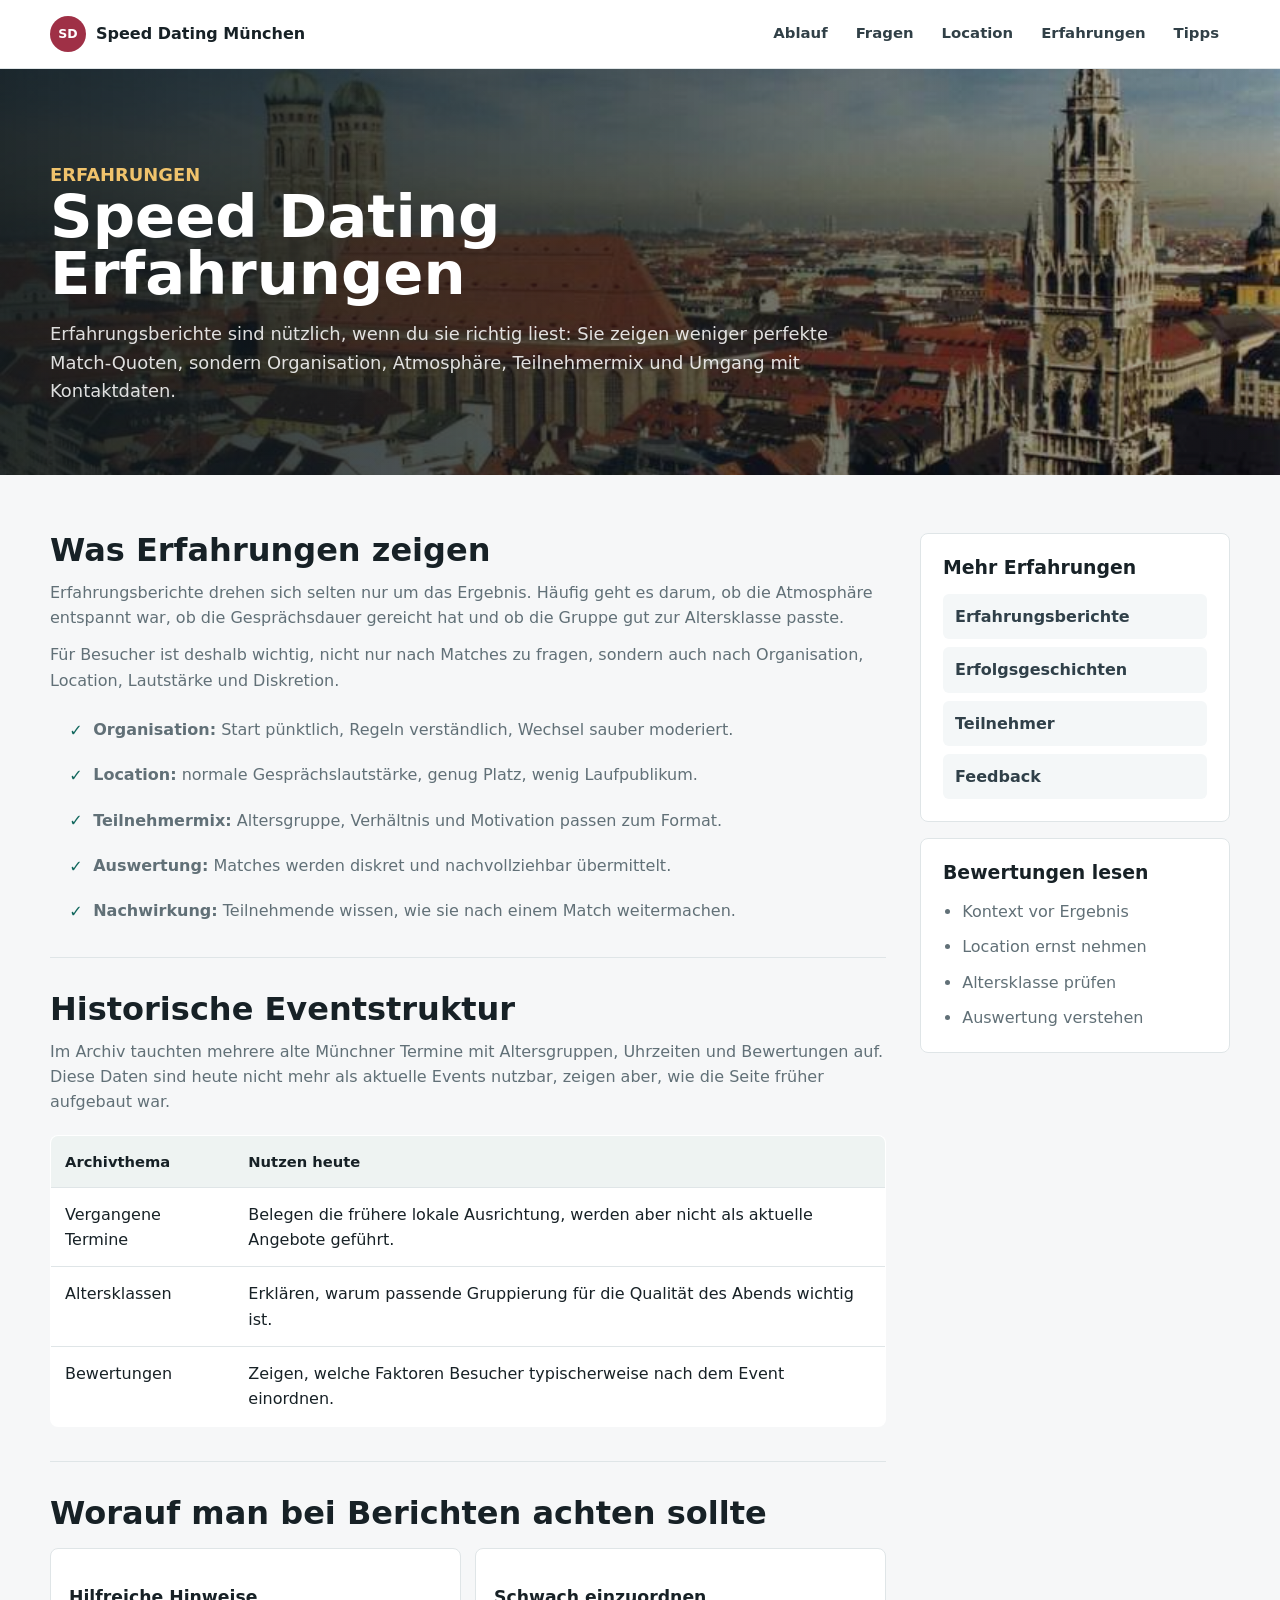
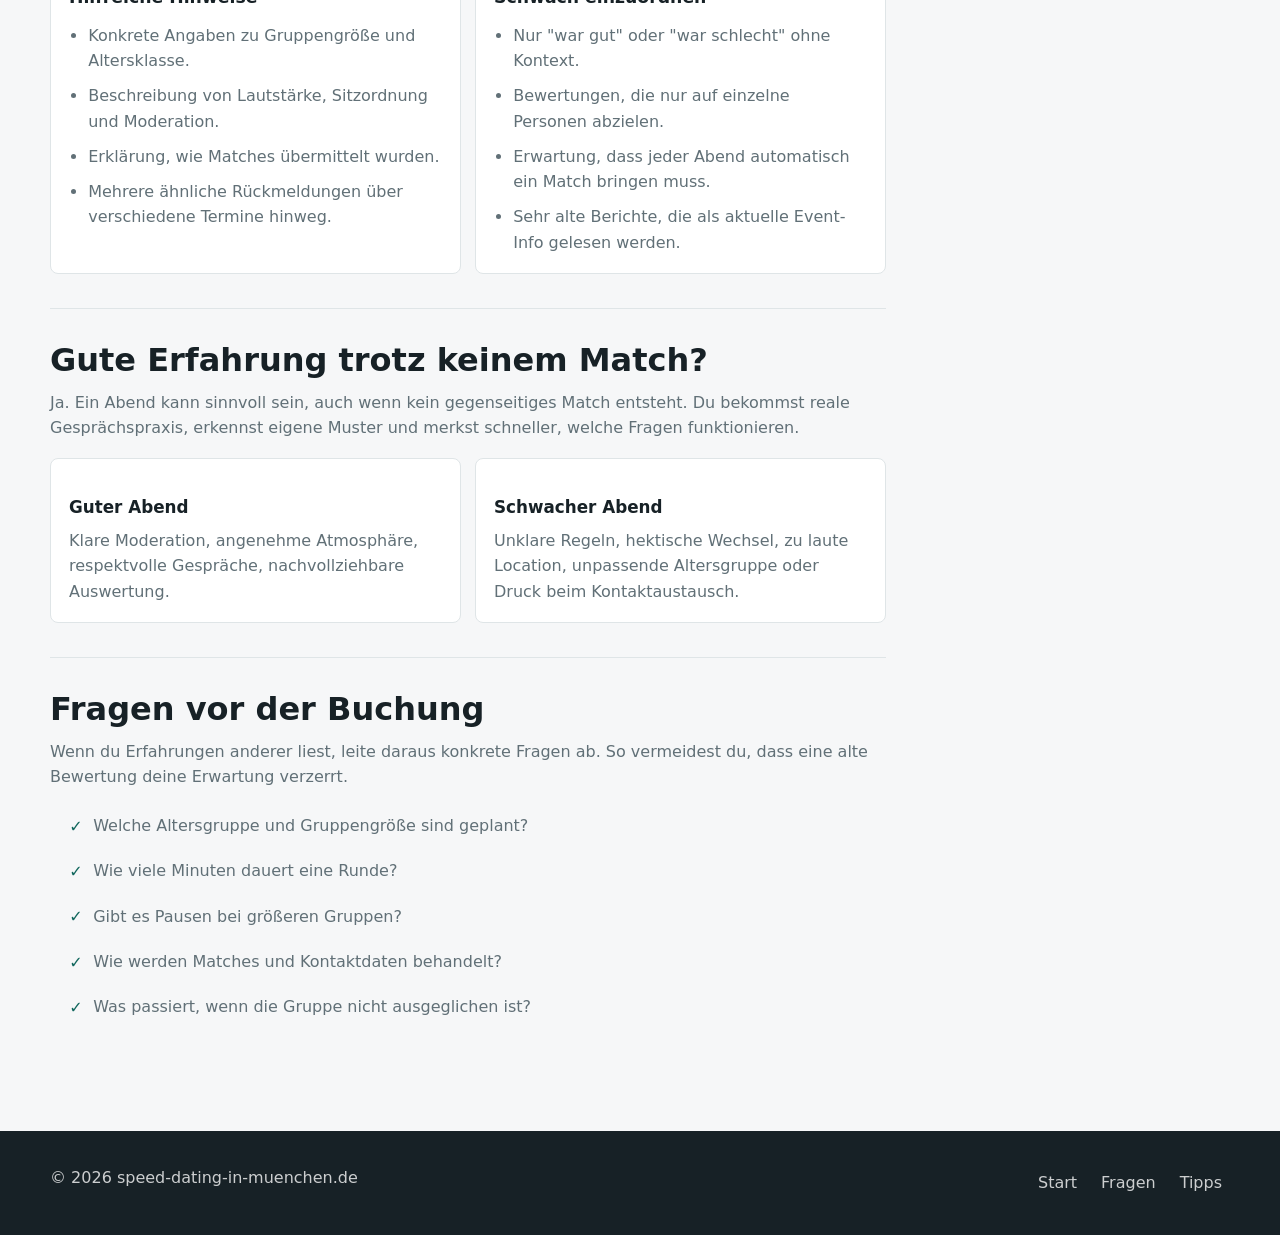
<file: speed-dating-erfahrungen.html>
<!doctype html>
<html lang="de">
  <head>
    <meta charset="utf-8">
    <meta name="viewport" content="width=device-width, initial-scale=1">
    <title>Speed Dating München Erfahrungen | Bewertungen richtig einordnen</title>
    <meta name="description" content="Speed Dating München Erfahrungen: Bewertungen richtig lesen, gute und schlechte Signale erkennen, Location, Teilnehmermix, Auswertung und Match-Chancen einordnen.">
    <link rel="canonical" href="https://speed-dating-in-muenchen.de/speed-dating-erfahrungen.html">
    <meta name="robots" content="index,follow">
    <link rel="stylesheet" href="/styles.css?v=202606211150">
  </head>
  <body>
    <header class="site-header">
      <div class="header-inner">
        <a class="brand" href="/"><span class="brand-mark" aria-hidden="true">SD</span><span>Speed Dating München</span></a>
        <nav class="nav" aria-label="Hauptnavigation">
          <a href="/speed-dating-ablauf.html">Ablauf</a>
          <a href="/fragen.html">Fragen</a>
          <a href="/location.html">Location</a>
          <a href="/erfahrungen/">Erfahrungen</a>
          <a href="/tipps.html">Tipps</a>
        </nav>
      </div>
    </header>

    <main>
      <section class="page-hero">
        <div class="page-hero-inner">
          <p class="kicker">Erfahrungen</p>
          <h1>Speed Dating Erfahrungen</h1>
          <p>Erfahrungsberichte sind nützlich, wenn du sie richtig liest: Sie zeigen weniger perfekte Match-Quoten, sondern Organisation, Atmosphäre, Teilnehmermix und Umgang mit Kontaktdaten.</p>
        </div>
      </section>

      <div class="page-layout">
        <article class="content">
          <section class="content-section">
            <h2>Was Erfahrungen zeigen</h2>
            <p>Erfahrungsberichte drehen sich selten nur um das Ergebnis. Häufig geht es darum, ob die Atmosphäre entspannt war, ob die Gesprächsdauer gereicht hat und ob die Gruppe gut zur Altersklasse passte.</p>
            <p>Für Besucher ist deshalb wichtig, nicht nur nach Matches zu fragen, sondern auch nach Organisation, Location, Lautstärke und Diskretion.</p>
            <ul class="check-list">
              <li><strong>Organisation:</strong> Start pünktlich, Regeln verständlich, Wechsel sauber moderiert.</li>
              <li><strong>Location:</strong> normale Gesprächslautstärke, genug Platz, wenig Laufpublikum.</li>
              <li><strong>Teilnehmermix:</strong> Altersgruppe, Verhältnis und Motivation passen zum Format.</li>
              <li><strong>Auswertung:</strong> Matches werden diskret und nachvollziehbar übermittelt.</li>
              <li><strong>Nachwirkung:</strong> Teilnehmende wissen, wie sie nach einem Match weitermachen.</li>
            </ul>
          </section>

          <section class="content-section">
            <h2>Historische Eventstruktur</h2>
            <p>Im Archiv tauchten mehrere alte Münchner Termine mit Altersgruppen, Uhrzeiten und Bewertungen auf. Diese Daten sind heute nicht mehr als aktuelle Events nutzbar, zeigen aber, wie die Seite früher aufgebaut war.</p>
            <table class="data-table">
              <thead>
                <tr>
                  <th>Archivthema</th>
                  <th>Nutzen heute</th>
                </tr>
              </thead>
              <tbody>
                <tr>
                  <td>Vergangene Termine</td>
                  <td>Belegen die frühere lokale Ausrichtung, werden aber nicht als aktuelle Angebote geführt.</td>
                </tr>
                <tr>
                  <td>Altersklassen</td>
                  <td>Erklären, warum passende Gruppierung für die Qualität des Abends wichtig ist.</td>
                </tr>
                <tr>
                  <td>Bewertungen</td>
                  <td>Zeigen, welche Faktoren Besucher typischerweise nach dem Event einordnen.</td>
                </tr>
              </tbody>
            </table>
          </section>

          <section class="content-section">
            <h2>Worauf man bei Berichten achten sollte</h2>
            <div class="do-dont-grid">
              <div>
                <h3>Hilfreiche Hinweise</h3>
                <ul>
                  <li>Konkrete Angaben zu Gruppengröße und Altersklasse.</li>
                  <li>Beschreibung von Lautstärke, Sitzordnung und Moderation.</li>
                  <li>Erklärung, wie Matches übermittelt wurden.</li>
                  <li>Mehrere ähnliche Rückmeldungen über verschiedene Termine hinweg.</li>
                </ul>
              </div>
              <div>
                <h3>Schwach einzuordnen</h3>
                <ul>
                  <li>Nur "war gut" oder "war schlecht" ohne Kontext.</li>
                  <li>Bewertungen, die nur auf einzelne Personen abzielen.</li>
                  <li>Erwartung, dass jeder Abend automatisch ein Match bringen muss.</li>
                  <li>Sehr alte Berichte, die als aktuelle Event-Info gelesen werden.</li>
                </ul>
              </div>
            </div>
          </section>

          <section class="content-section">
            <h2>Gute Erfahrung trotz keinem Match?</h2>
            <p>Ja. Ein Abend kann sinnvoll sein, auch wenn kein gegenseitiges Match entsteht. Du bekommst reale Gesprächspraxis, erkennst eigene Muster und merkst schneller, welche Fragen funktionieren.</p>
            <div class="tip-grid">
              <article class="tip-card">
                <h3>Guter Abend</h3>
                <p>Klare Moderation, angenehme Atmosphäre, respektvolle Gespräche, nachvollziehbare Auswertung.</p>
              </article>
              <article class="tip-card">
                <h3>Schwacher Abend</h3>
                <p>Unklare Regeln, hektische Wechsel, zu laute Location, unpassende Altersgruppe oder Druck beim Kontaktaustausch.</p>
              </article>
            </div>
          </section>

          <section class="content-section">
            <h2>Fragen vor der Buchung</h2>
            <p>Wenn du Erfahrungen anderer liest, leite daraus konkrete Fragen ab. So vermeidest du, dass eine alte Bewertung deine Erwartung verzerrt.</p>
            <ul class="check-list">
              <li>Welche Altersgruppe und Gruppengröße sind geplant?</li>
              <li>Wie viele Minuten dauert eine Runde?</li>
              <li>Gibt es Pausen bei größeren Gruppen?</li>
              <li>Wie werden Matches und Kontaktdaten behandelt?</li>
              <li>Was passiert, wenn die Gruppe nicht ausgeglichen ist?</li>
            </ul>
          </section>
        </article>

        <aside class="aside" aria-label="Weitere Seiten">
          <div class="aside-card">
            <h3>Mehr Erfahrungen</h3>
            <div class="page-links">
              <a href="/erfahrungen/">Erfahrungsberichte</a>
              <a href="/erfolgsgeschichten/">Erfolgsgeschichten</a>
              <a href="/teilnehmer.html">Teilnehmer</a>
              <a href="/wie-komme-ich-an.html">Feedback</a>
            </div>
          </div>
          <div class="aside-card">
            <h3>Bewertungen lesen</h3>
            <ul>
              <li>Kontext vor Ergebnis</li>
              <li>Location ernst nehmen</li>
              <li>Altersklasse prüfen</li>
              <li>Auswertung verstehen</li>
            </ul>
          </div>
        </aside>
      </div>
    </main>

    <footer class="footer">
      <div class="footer-inner">
        <p>© 2026 speed-dating-in-muenchen.de</p>
        <nav class="footer-links" aria-label="Footer Navigation">
          <a href="/">Start</a>
          <a href="/fragen.html">Fragen</a>
          <a href="/tipps.html">Tipps</a>
        </nav>
      </div>
    </footer>
  </body>
</html>
</file>
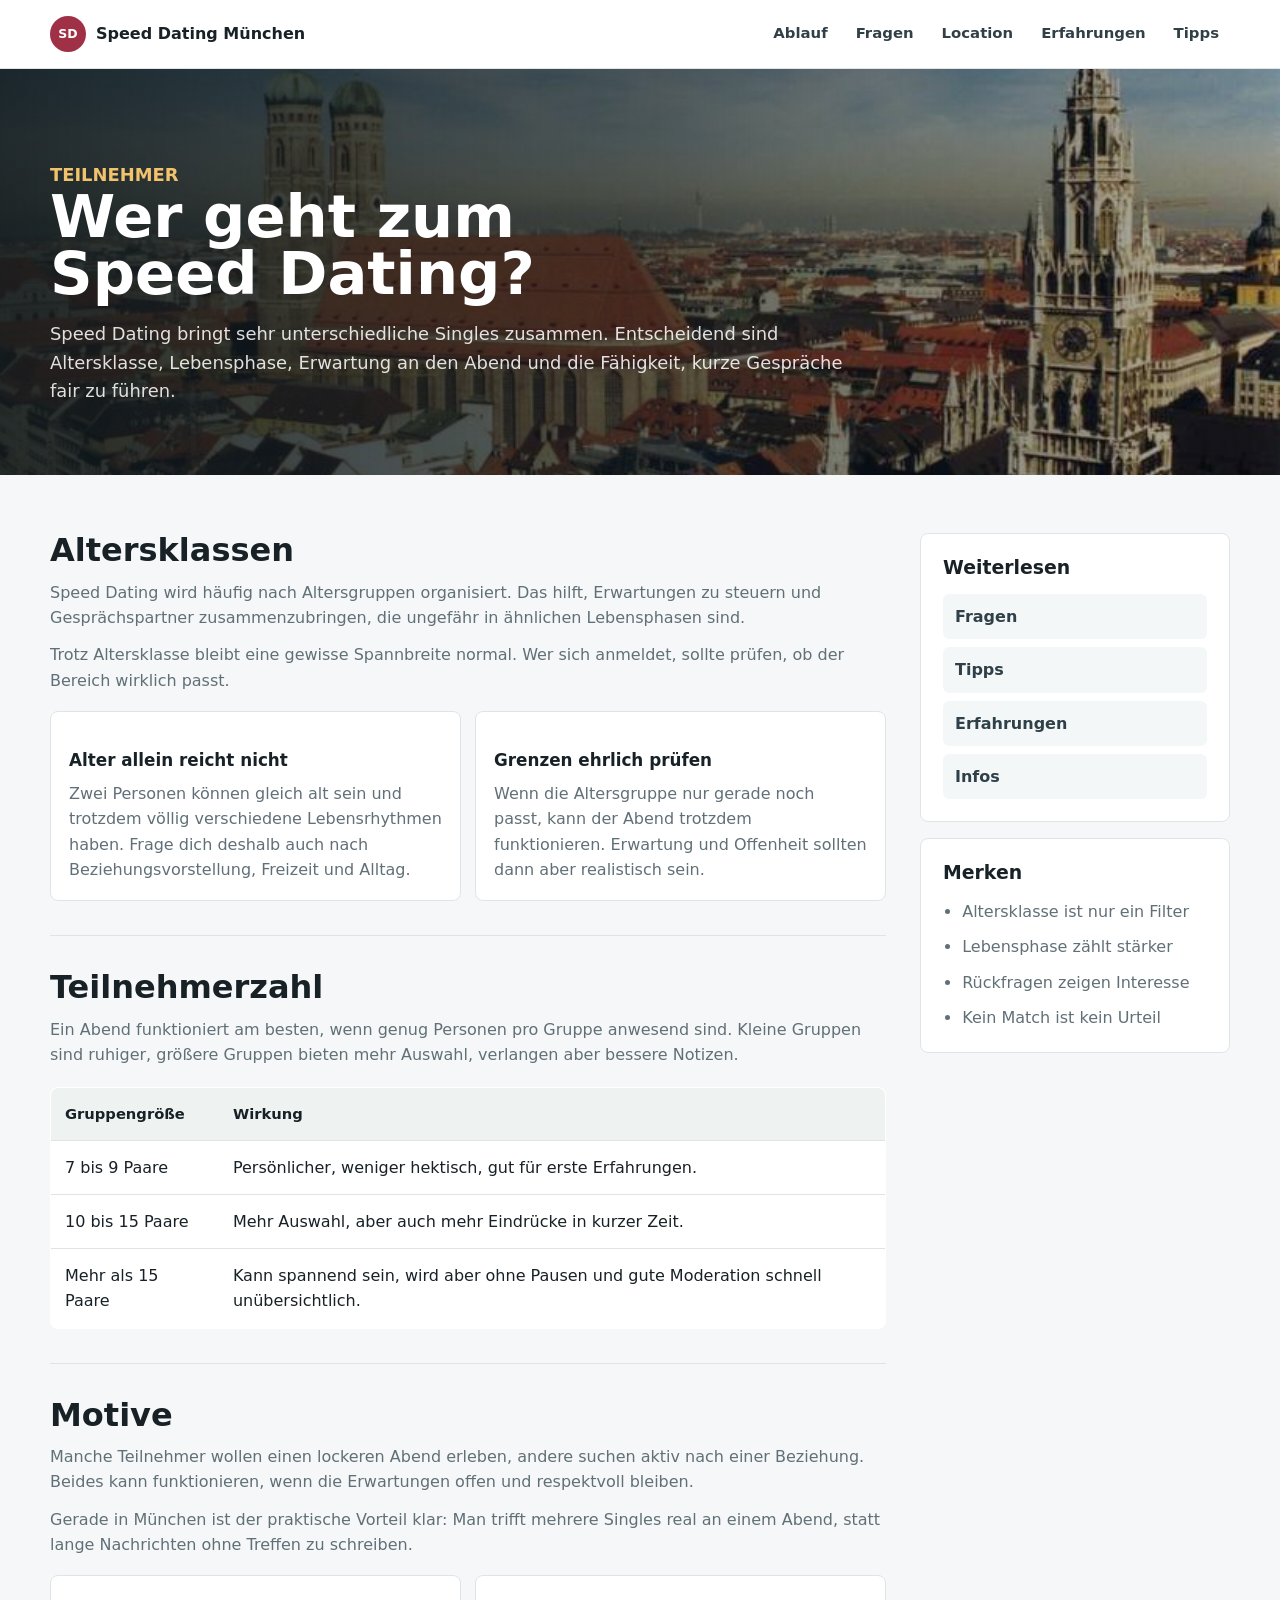
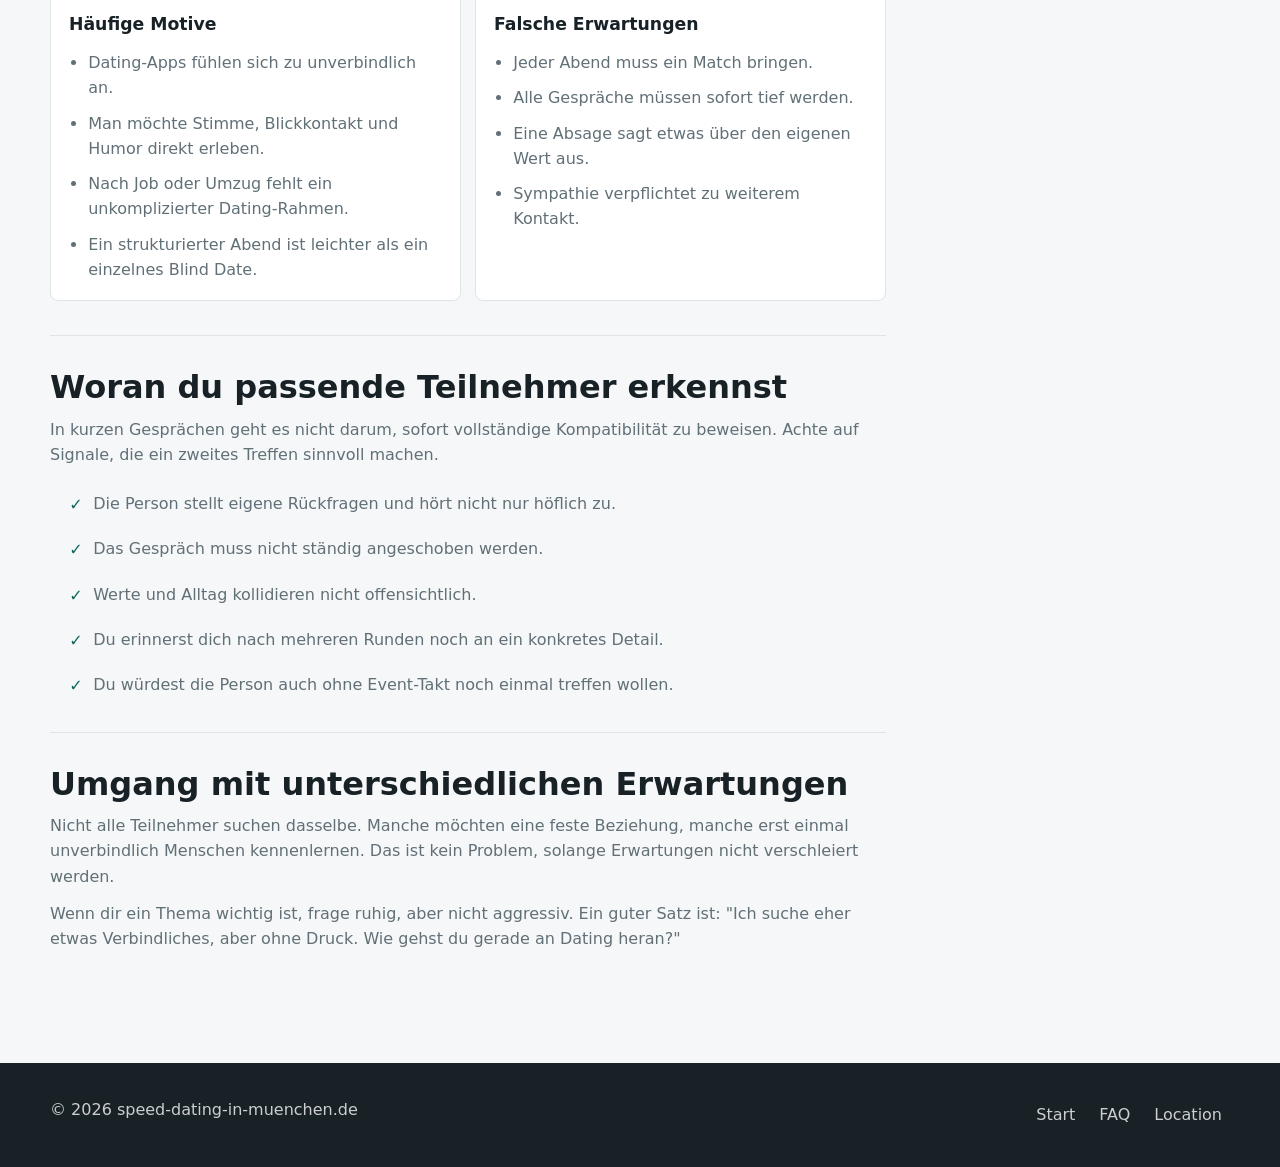
<file: teilnehmer.html>
<!doctype html>
<html lang="de">
  <head>
    <meta charset="utf-8">
    <meta name="viewport" content="width=device-width, initial-scale=1">
    <title>Teilnehmer beim Speed Dating in München | Altersklassen und Motive</title>
    <meta name="description" content="Teilnehmer beim Speed Dating in München: Altersklassen, Gruppengrößen, Motive, Erwartungen, Gruppendynamik und praktische Tipps für die Auswahl.">
    <link rel="canonical" href="https://speed-dating-in-muenchen.de/teilnehmer.html">
    <meta name="robots" content="index,follow">
    <link rel="stylesheet" href="/styles.css?v=202606211150">
  </head>
  <body>
    <header class="site-header">
      <div class="header-inner">
        <a class="brand" href="/"><span class="brand-mark" aria-hidden="true">SD</span><span>Speed Dating München</span></a>
        <nav class="nav" aria-label="Hauptnavigation">
          <a href="/speed-dating-ablauf.html">Ablauf</a>
          <a href="/fragen.html">Fragen</a>
          <a href="/location.html">Location</a>
          <a href="/erfahrungen/">Erfahrungen</a>
          <a href="/tipps.html">Tipps</a>
        </nav>
      </div>
    </header>

    <main>
      <section class="page-hero">
        <div class="page-hero-inner">
          <p class="kicker">Teilnehmer</p>
          <h1>Wer geht zum Speed Dating?</h1>
          <p>Speed Dating bringt sehr unterschiedliche Singles zusammen. Entscheidend sind Altersklasse, Lebensphase, Erwartung an den Abend und die Fähigkeit, kurze Gespräche fair zu führen.</p>
        </div>
      </section>

      <div class="page-layout">
        <article class="content">
          <section class="content-section">
            <h2>Altersklassen</h2>
            <p>Speed Dating wird häufig nach Altersgruppen organisiert. Das hilft, Erwartungen zu steuern und Gesprächspartner zusammenzubringen, die ungefähr in ähnlichen Lebensphasen sind.</p>
            <p>Trotz Altersklasse bleibt eine gewisse Spannbreite normal. Wer sich anmeldet, sollte prüfen, ob der Bereich wirklich passt.</p>
            <div class="tip-grid">
              <article class="tip-card">
                <h3>Alter allein reicht nicht</h3>
                <p>Zwei Personen können gleich alt sein und trotzdem völlig verschiedene Lebensrhythmen haben. Frage dich deshalb auch nach Beziehungsvorstellung, Freizeit und Alltag.</p>
              </article>
              <article class="tip-card">
                <h3>Grenzen ehrlich prüfen</h3>
                <p>Wenn die Altersgruppe nur gerade noch passt, kann der Abend trotzdem funktionieren. Erwartung und Offenheit sollten dann aber realistisch sein.</p>
              </article>
            </div>
          </section>

          <section class="content-section">
            <h2>Teilnehmerzahl</h2>
            <p>Ein Abend funktioniert am besten, wenn genug Personen pro Gruppe anwesend sind. Kleine Gruppen sind ruhiger, größere Gruppen bieten mehr Auswahl, verlangen aber bessere Notizen.</p>
            <table class="data-table">
              <thead>
                <tr>
                  <th>Gruppengröße</th>
                  <th>Wirkung</th>
                </tr>
              </thead>
              <tbody>
                <tr>
                  <td>7 bis 9 Paare</td>
                  <td>Persönlicher, weniger hektisch, gut für erste Erfahrungen.</td>
                </tr>
                <tr>
                  <td>10 bis 15 Paare</td>
                  <td>Mehr Auswahl, aber auch mehr Eindrücke in kurzer Zeit.</td>
                </tr>
                <tr>
                  <td>Mehr als 15 Paare</td>
                  <td>Kann spannend sein, wird aber ohne Pausen und gute Moderation schnell unübersichtlich.</td>
                </tr>
              </tbody>
            </table>
          </section>

          <section class="content-section">
            <h2>Motive</h2>
            <p>Manche Teilnehmer wollen einen lockeren Abend erleben, andere suchen aktiv nach einer Beziehung. Beides kann funktionieren, wenn die Erwartungen offen und respektvoll bleiben.</p>
            <p>Gerade in München ist der praktische Vorteil klar: Man trifft mehrere Singles real an einem Abend, statt lange Nachrichten ohne Treffen zu schreiben.</p>
            <div class="do-dont-grid">
              <div>
                <h3>Häufige Motive</h3>
                <ul>
                  <li>Dating-Apps fühlen sich zu unverbindlich an.</li>
                  <li>Man möchte Stimme, Blickkontakt und Humor direkt erleben.</li>
                  <li>Nach Job oder Umzug fehlt ein unkomplizierter Dating-Rahmen.</li>
                  <li>Ein strukturierter Abend ist leichter als ein einzelnes Blind Date.</li>
                </ul>
              </div>
              <div>
                <h3>Falsche Erwartungen</h3>
                <ul>
                  <li>Jeder Abend muss ein Match bringen.</li>
                  <li>Alle Gespräche müssen sofort tief werden.</li>
                  <li>Eine Absage sagt etwas über den eigenen Wert aus.</li>
                  <li>Sympathie verpflichtet zu weiterem Kontakt.</li>
                </ul>
              </div>
            </div>
          </section>

          <section class="content-section">
            <h2>Woran du passende Teilnehmer erkennst</h2>
            <p>In kurzen Gesprächen geht es nicht darum, sofort vollständige Kompatibilität zu beweisen. Achte auf Signale, die ein zweites Treffen sinnvoll machen.</p>
            <ul class="check-list">
              <li>Die Person stellt eigene Rückfragen und hört nicht nur höflich zu.</li>
              <li>Das Gespräch muss nicht ständig angeschoben werden.</li>
              <li>Werte und Alltag kollidieren nicht offensichtlich.</li>
              <li>Du erinnerst dich nach mehreren Runden noch an ein konkretes Detail.</li>
              <li>Du würdest die Person auch ohne Event-Takt noch einmal treffen wollen.</li>
            </ul>
          </section>

          <section class="content-section">
            <h2>Umgang mit unterschiedlichen Erwartungen</h2>
            <p>Nicht alle Teilnehmer suchen dasselbe. Manche möchten eine feste Beziehung, manche erst einmal unverbindlich Menschen kennenlernen. Das ist kein Problem, solange Erwartungen nicht verschleiert werden.</p>
            <p>Wenn dir ein Thema wichtig ist, frage ruhig, aber nicht aggressiv. Ein guter Satz ist: "Ich suche eher etwas Verbindliches, aber ohne Druck. Wie gehst du gerade an Dating heran?"</p>
          </section>
        </article>

        <aside class="aside" aria-label="Weitere Seiten">
          <div class="aside-card">
            <h3>Weiterlesen</h3>
            <div class="page-links">
              <a href="/fragen.html">Fragen</a>
              <a href="/tipps.html">Tipps</a>
              <a href="/speed-dating-erfahrungen.html">Erfahrungen</a>
              <a href="/details.html">Infos</a>
            </div>
          </div>
          <div class="aside-card">
            <h3>Merken</h3>
            <ul>
              <li>Altersklasse ist nur ein Filter</li>
              <li>Lebensphase zählt stärker</li>
              <li>Rückfragen zeigen Interesse</li>
              <li>Kein Match ist kein Urteil</li>
            </ul>
          </div>
        </aside>
      </div>
    </main>

    <footer class="footer">
      <div class="footer-inner">
        <p>© 2026 speed-dating-in-muenchen.de</p>
        <nav class="footer-links" aria-label="Footer Navigation">
          <a href="/">Start</a>
          <a href="/faq.html">FAQ</a>
          <a href="/location.html">Location</a>
        </nav>
      </div>
    </footer>
  </body>
</html>
</file>
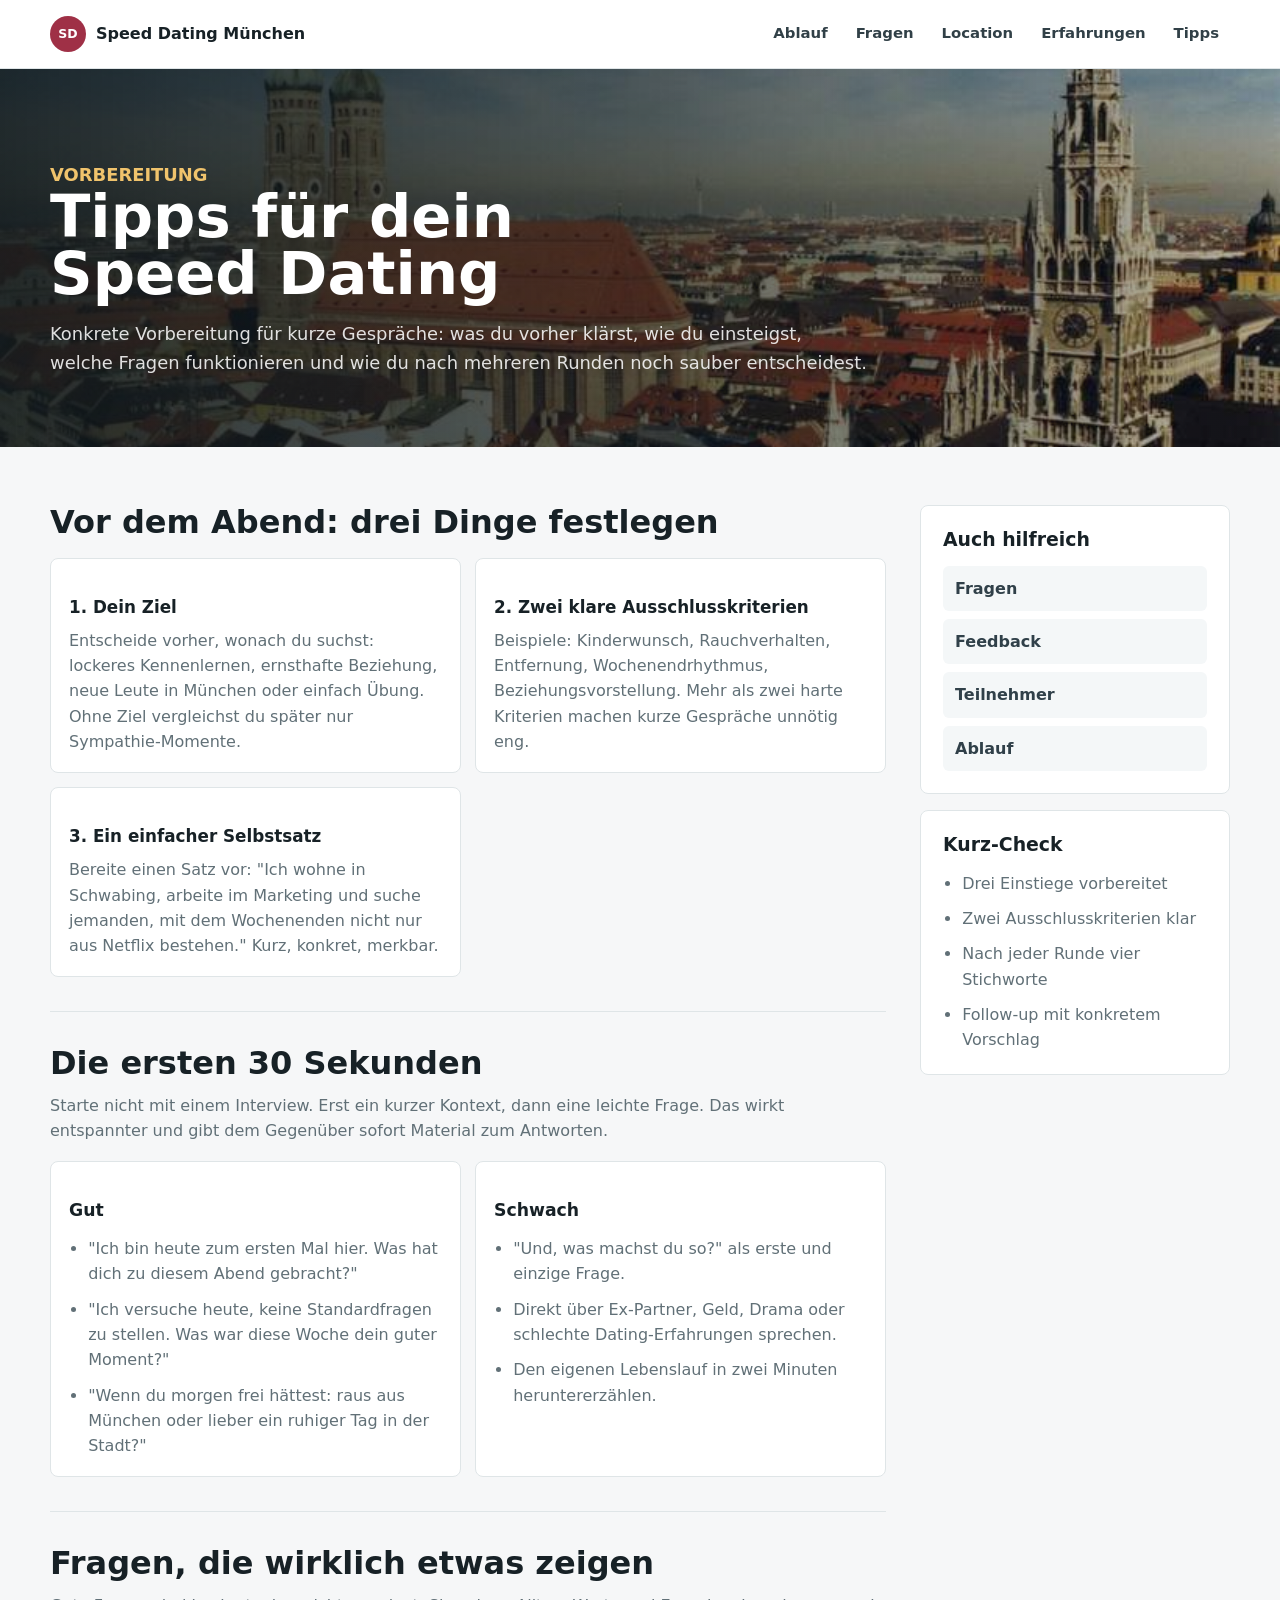
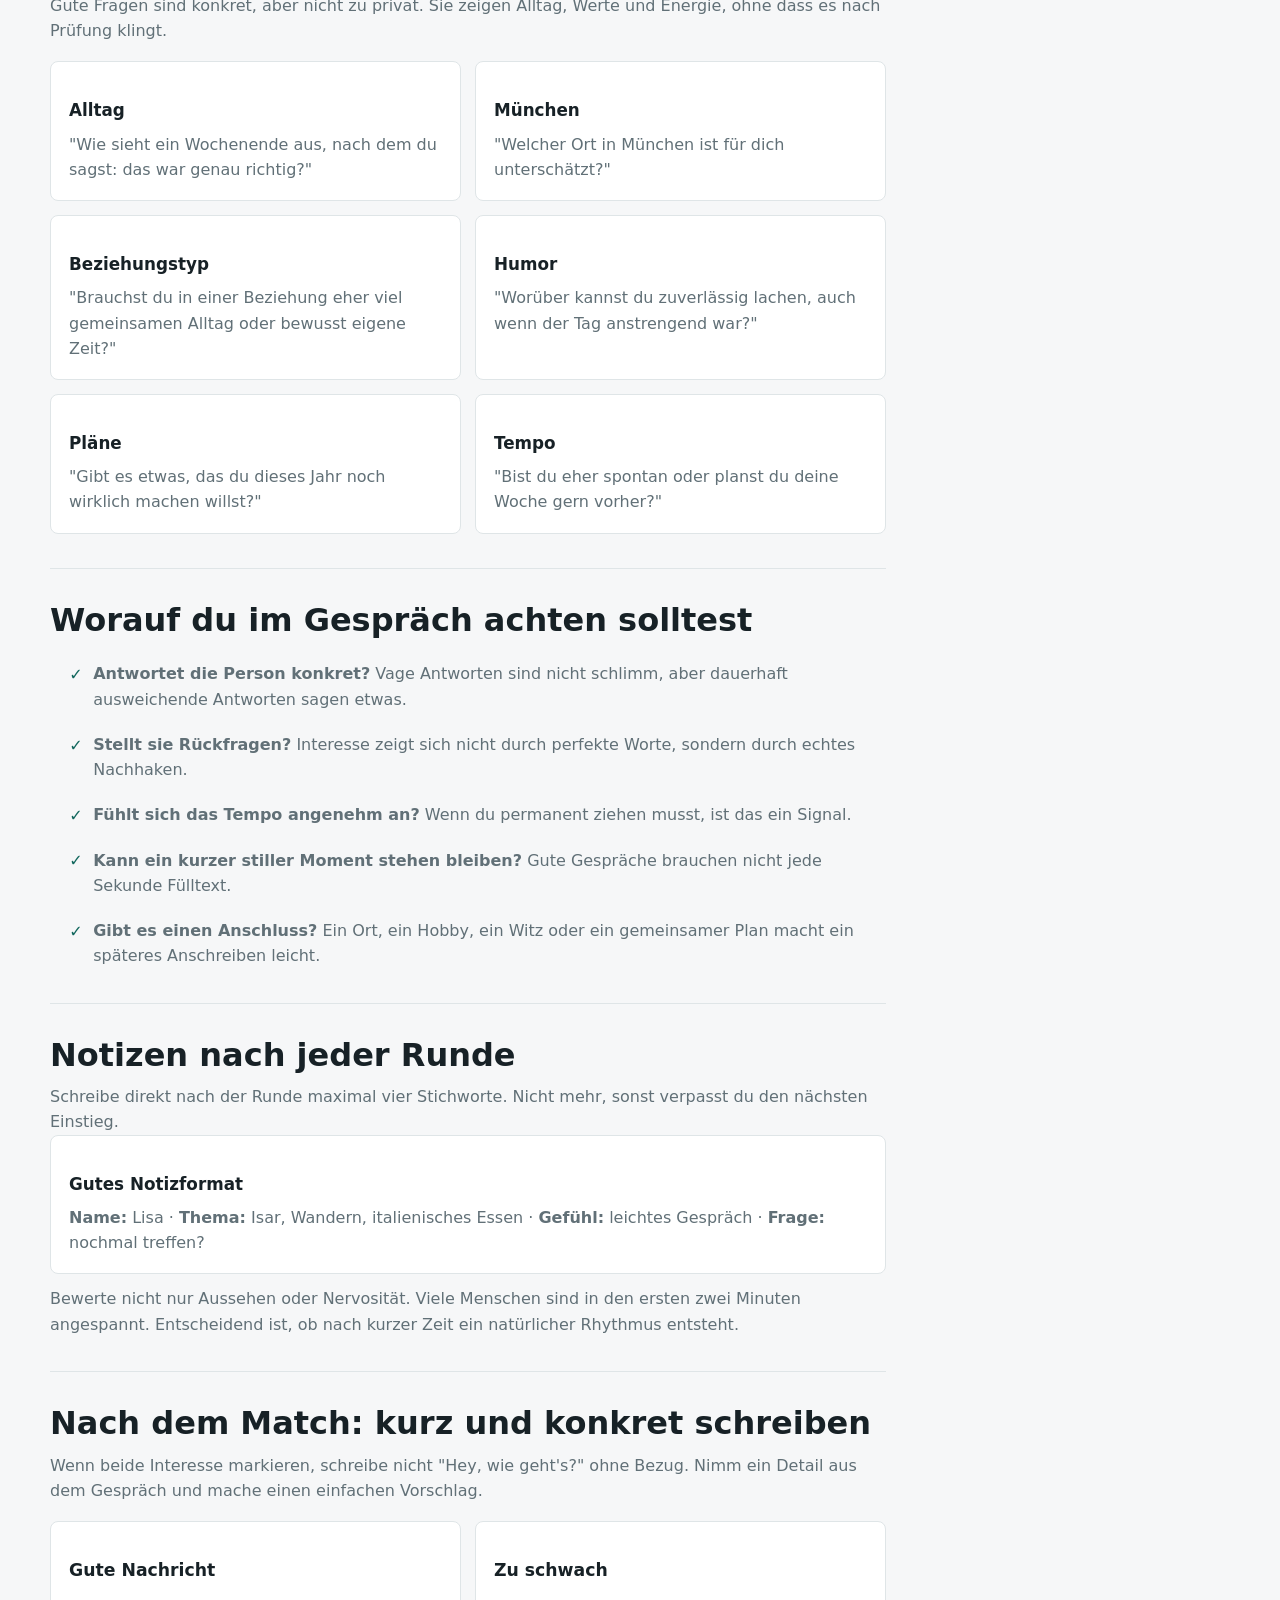
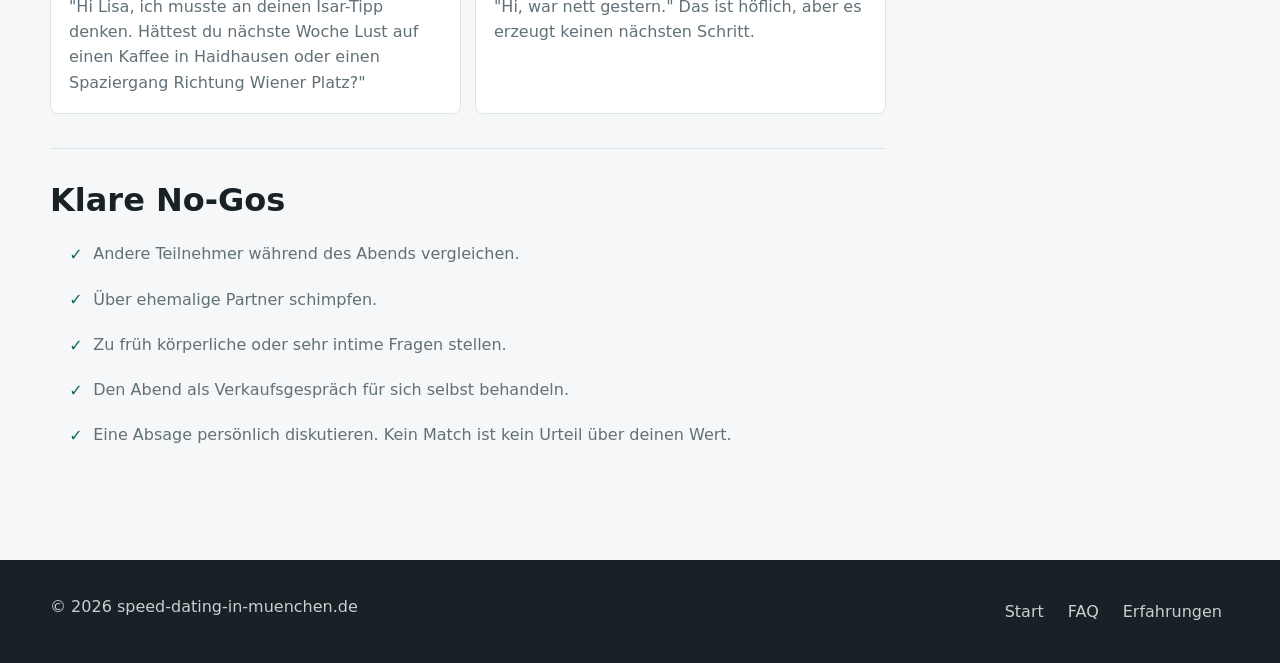
<file: tipps.html>
<!doctype html>
<html lang="de">
  <head>
    <meta charset="utf-8">
    <meta name="viewport" content="width=device-width, initial-scale=1">
    <title>Tipps für Speed Dating in München | Konkrete Vorbereitung und Fragen</title>
    <meta name="description" content="Konkrete Tipps für Speed Dating in München: Vorbereitung, erste Sekunden, gute Fragen, No-Gos, Notizen, Körpersprache und Follow-up nach dem Match.">
    <link rel="canonical" href="https://speed-dating-in-muenchen.de/tipps.html">
    <meta name="robots" content="index,follow">
    <link rel="stylesheet" href="/styles.css?v=202606211150">
  </head>
  <body>
    <header class="site-header">
      <div class="header-inner">
        <a class="brand" href="/"><span class="brand-mark" aria-hidden="true">SD</span><span>Speed Dating München</span></a>
        <nav class="nav" aria-label="Hauptnavigation">
          <a href="/speed-dating-ablauf.html">Ablauf</a>
          <a href="/fragen.html">Fragen</a>
          <a href="/location.html">Location</a>
          <a href="/erfahrungen/">Erfahrungen</a>
          <a href="/tipps.html">Tipps</a>
        </nav>
      </div>
    </header>

    <main>
      <section class="page-hero">
        <div class="page-hero-inner">
          <p class="kicker">Vorbereitung</p>
          <h1>Tipps für dein Speed Dating</h1>
          <p>Konkrete Vorbereitung für kurze Gespräche: was du vorher klärst, wie du einsteigst, welche Fragen funktionieren und wie du nach mehreren Runden noch sauber entscheidest.</p>
        </div>
      </section>

      <div class="page-layout">
        <article class="content">
          <section class="content-section">
            <h2>Vor dem Abend: drei Dinge festlegen</h2>
            <div class="tip-grid">
              <article class="tip-card">
                <h3>1. Dein Ziel</h3>
                <p>Entscheide vorher, wonach du suchst: lockeres Kennenlernen, ernsthafte Beziehung, neue Leute in München oder einfach Übung. Ohne Ziel vergleichst du später nur Sympathie-Momente.</p>
              </article>
              <article class="tip-card">
                <h3>2. Zwei klare Ausschlusskriterien</h3>
                <p>Beispiele: Kinderwunsch, Rauchverhalten, Entfernung, Wochenendrhythmus, Beziehungsvorstellung. Mehr als zwei harte Kriterien machen kurze Gespräche unnötig eng.</p>
              </article>
              <article class="tip-card">
                <h3>3. Ein einfacher Selbstsatz</h3>
                <p>Bereite einen Satz vor: "Ich wohne in Schwabing, arbeite im Marketing und suche jemanden, mit dem Wochenenden nicht nur aus Netflix bestehen." Kurz, konkret, merkbar.</p>
              </article>
            </div>
          </section>

          <section class="content-section">
            <h2>Die ersten 30 Sekunden</h2>
            <p>Starte nicht mit einem Interview. Erst ein kurzer Kontext, dann eine leichte Frage. Das wirkt entspannter und gibt dem Gegenüber sofort Material zum Antworten.</p>
            <div class="do-dont-grid">
              <div>
                <h3>Gut</h3>
                <ul>
                  <li>"Ich bin heute zum ersten Mal hier. Was hat dich zu diesem Abend gebracht?"</li>
                  <li>"Ich versuche heute, keine Standardfragen zu stellen. Was war diese Woche dein guter Moment?"</li>
                  <li>"Wenn du morgen frei hättest: raus aus München oder lieber ein ruhiger Tag in der Stadt?"</li>
                </ul>
              </div>
              <div>
                <h3>Schwach</h3>
                <ul>
                  <li>"Und, was machst du so?" als erste und einzige Frage.</li>
                  <li>Direkt über Ex-Partner, Geld, Drama oder schlechte Dating-Erfahrungen sprechen.</li>
                  <li>Den eigenen Lebenslauf in zwei Minuten heruntererzählen.</li>
                </ul>
              </div>
            </div>
          </section>

          <section class="content-section">
            <h2>Fragen, die wirklich etwas zeigen</h2>
            <p>Gute Fragen sind konkret, aber nicht zu privat. Sie zeigen Alltag, Werte und Energie, ohne dass es nach Prüfung klingt.</p>
            <div class="tip-grid">
              <article class="tip-card">
                <h3>Alltag</h3>
                <p>"Wie sieht ein Wochenende aus, nach dem du sagst: das war genau richtig?"</p>
              </article>
              <article class="tip-card">
                <h3>München</h3>
                <p>"Welcher Ort in München ist für dich unterschätzt?"</p>
              </article>
              <article class="tip-card">
                <h3>Beziehungstyp</h3>
                <p>"Brauchst du in einer Beziehung eher viel gemeinsamen Alltag oder bewusst eigene Zeit?"</p>
              </article>
              <article class="tip-card">
                <h3>Humor</h3>
                <p>"Worüber kannst du zuverlässig lachen, auch wenn der Tag anstrengend war?"</p>
              </article>
              <article class="tip-card">
                <h3>Pläne</h3>
                <p>"Gibt es etwas, das du dieses Jahr noch wirklich machen willst?"</p>
              </article>
              <article class="tip-card">
                <h3>Tempo</h3>
                <p>"Bist du eher spontan oder planst du deine Woche gern vorher?"</p>
              </article>
            </div>
          </section>

          <section class="content-section">
            <h2>Worauf du im Gespräch achten solltest</h2>
            <ul class="check-list">
              <li><strong>Antwortet die Person konkret?</strong> Vage Antworten sind nicht schlimm, aber dauerhaft ausweichende Antworten sagen etwas.</li>
              <li><strong>Stellt sie Rückfragen?</strong> Interesse zeigt sich nicht durch perfekte Worte, sondern durch echtes Nachhaken.</li>
              <li><strong>Fühlt sich das Tempo angenehm an?</strong> Wenn du permanent ziehen musst, ist das ein Signal.</li>
              <li><strong>Kann ein kurzer stiller Moment stehen bleiben?</strong> Gute Gespräche brauchen nicht jede Sekunde Fülltext.</li>
              <li><strong>Gibt es einen Anschluss?</strong> Ein Ort, ein Hobby, ein Witz oder ein gemeinsamer Plan macht ein späteres Anschreiben leicht.</li>
            </ul>
          </section>

          <section class="content-section">
            <h2>Notizen nach jeder Runde</h2>
            <p>Schreibe direkt nach der Runde maximal vier Stichworte. Nicht mehr, sonst verpasst du den nächsten Einstieg.</p>
            <div class="note-example">
              <h3>Gutes Notizformat</h3>
              <p><strong>Name:</strong> Lisa · <strong>Thema:</strong> Isar, Wandern, italienisches Essen · <strong>Gefühl:</strong> leichtes Gespräch · <strong>Frage:</strong> nochmal treffen?</p>
            </div>
            <p>Bewerte nicht nur Aussehen oder Nervosität. Viele Menschen sind in den ersten zwei Minuten angespannt. Entscheidend ist, ob nach kurzer Zeit ein natürlicher Rhythmus entsteht.</p>
          </section>

          <section class="content-section">
            <h2>Nach dem Match: kurz und konkret schreiben</h2>
            <p>Wenn beide Interesse markieren, schreibe nicht "Hey, wie geht's?" ohne Bezug. Nimm ein Detail aus dem Gespräch und mache einen einfachen Vorschlag.</p>
            <div class="do-dont-grid">
              <div>
                <h3>Gute Nachricht</h3>
                <p>"Hi Lisa, ich musste an deinen Isar-Tipp denken. Hättest du nächste Woche Lust auf einen Kaffee in Haidhausen oder einen Spaziergang Richtung Wiener Platz?"</p>
              </div>
              <div>
                <h3>Zu schwach</h3>
                <p>"Hi, war nett gestern." Das ist höflich, aber es erzeugt keinen nächsten Schritt.</p>
              </div>
            </div>
          </section>

          <section class="content-section">
            <h2>Klare No-Gos</h2>
            <ul class="check-list">
              <li>Andere Teilnehmer während des Abends vergleichen.</li>
              <li>Über ehemalige Partner schimpfen.</li>
              <li>Zu früh körperliche oder sehr intime Fragen stellen.</li>
              <li>Den Abend als Verkaufsgespräch für sich selbst behandeln.</li>
              <li>Eine Absage persönlich diskutieren. Kein Match ist kein Urteil über deinen Wert.</li>
            </ul>
          </section>
        </article>

        <aside class="aside" aria-label="Weitere Seiten">
          <div class="aside-card">
            <h3>Auch hilfreich</h3>
            <div class="page-links">
              <a href="/fragen.html">Fragen</a>
              <a href="/wie-komme-ich-an.html">Feedback</a>
              <a href="/teilnehmer.html">Teilnehmer</a>
              <a href="/speed-dating-ablauf.html">Ablauf</a>
            </div>
          </div>
          <div class="aside-card">
            <h3>Kurz-Check</h3>
            <ul>
              <li>Drei Einstiege vorbereitet</li>
              <li>Zwei Ausschlusskriterien klar</li>
              <li>Nach jeder Runde vier Stichworte</li>
              <li>Follow-up mit konkretem Vorschlag</li>
            </ul>
          </div>
        </aside>
      </div>
    </main>

    <footer class="footer">
      <div class="footer-inner">
        <p>© 2026 speed-dating-in-muenchen.de</p>
        <nav class="footer-links" aria-label="Footer Navigation">
          <a href="/">Start</a>
          <a href="/faq.html">FAQ</a>
          <a href="/erfahrungen/">Erfahrungen</a>
        </nav>
      </div>
    </footer>
  </body>
</html>
</file>
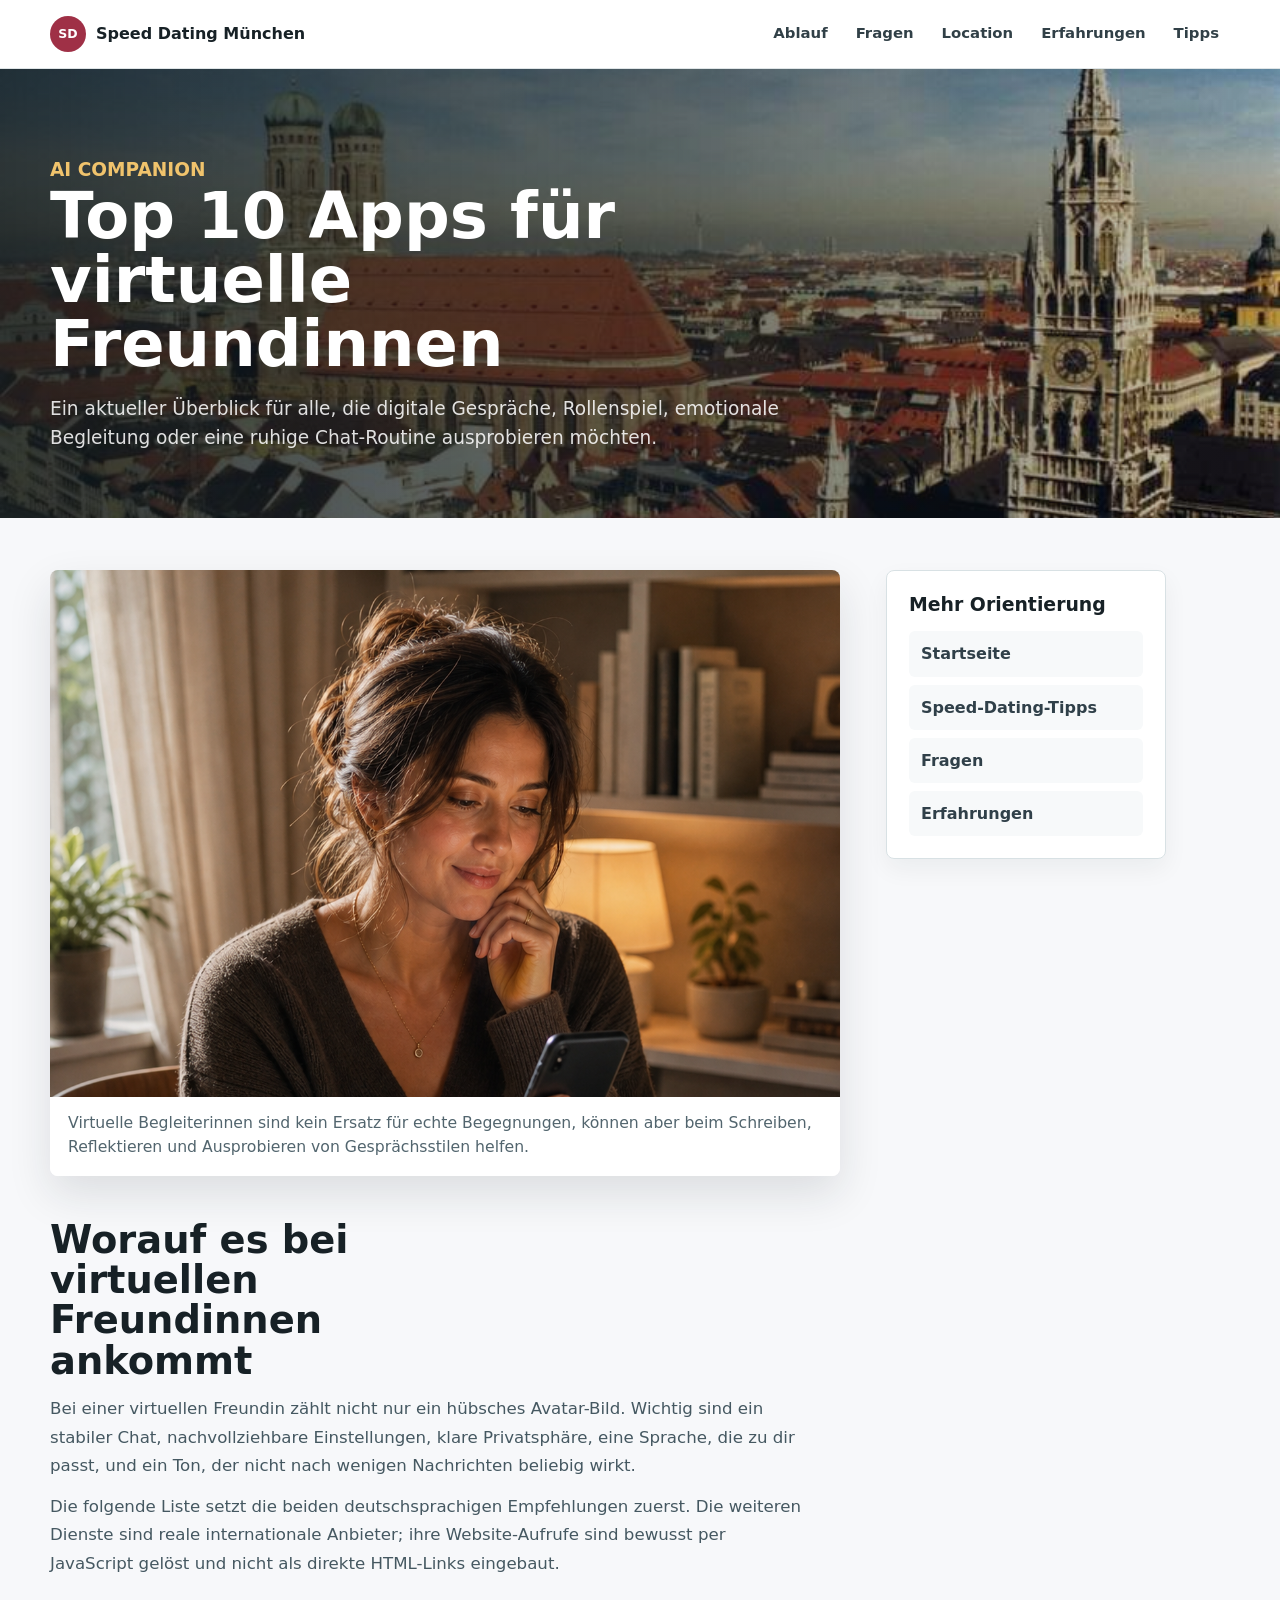
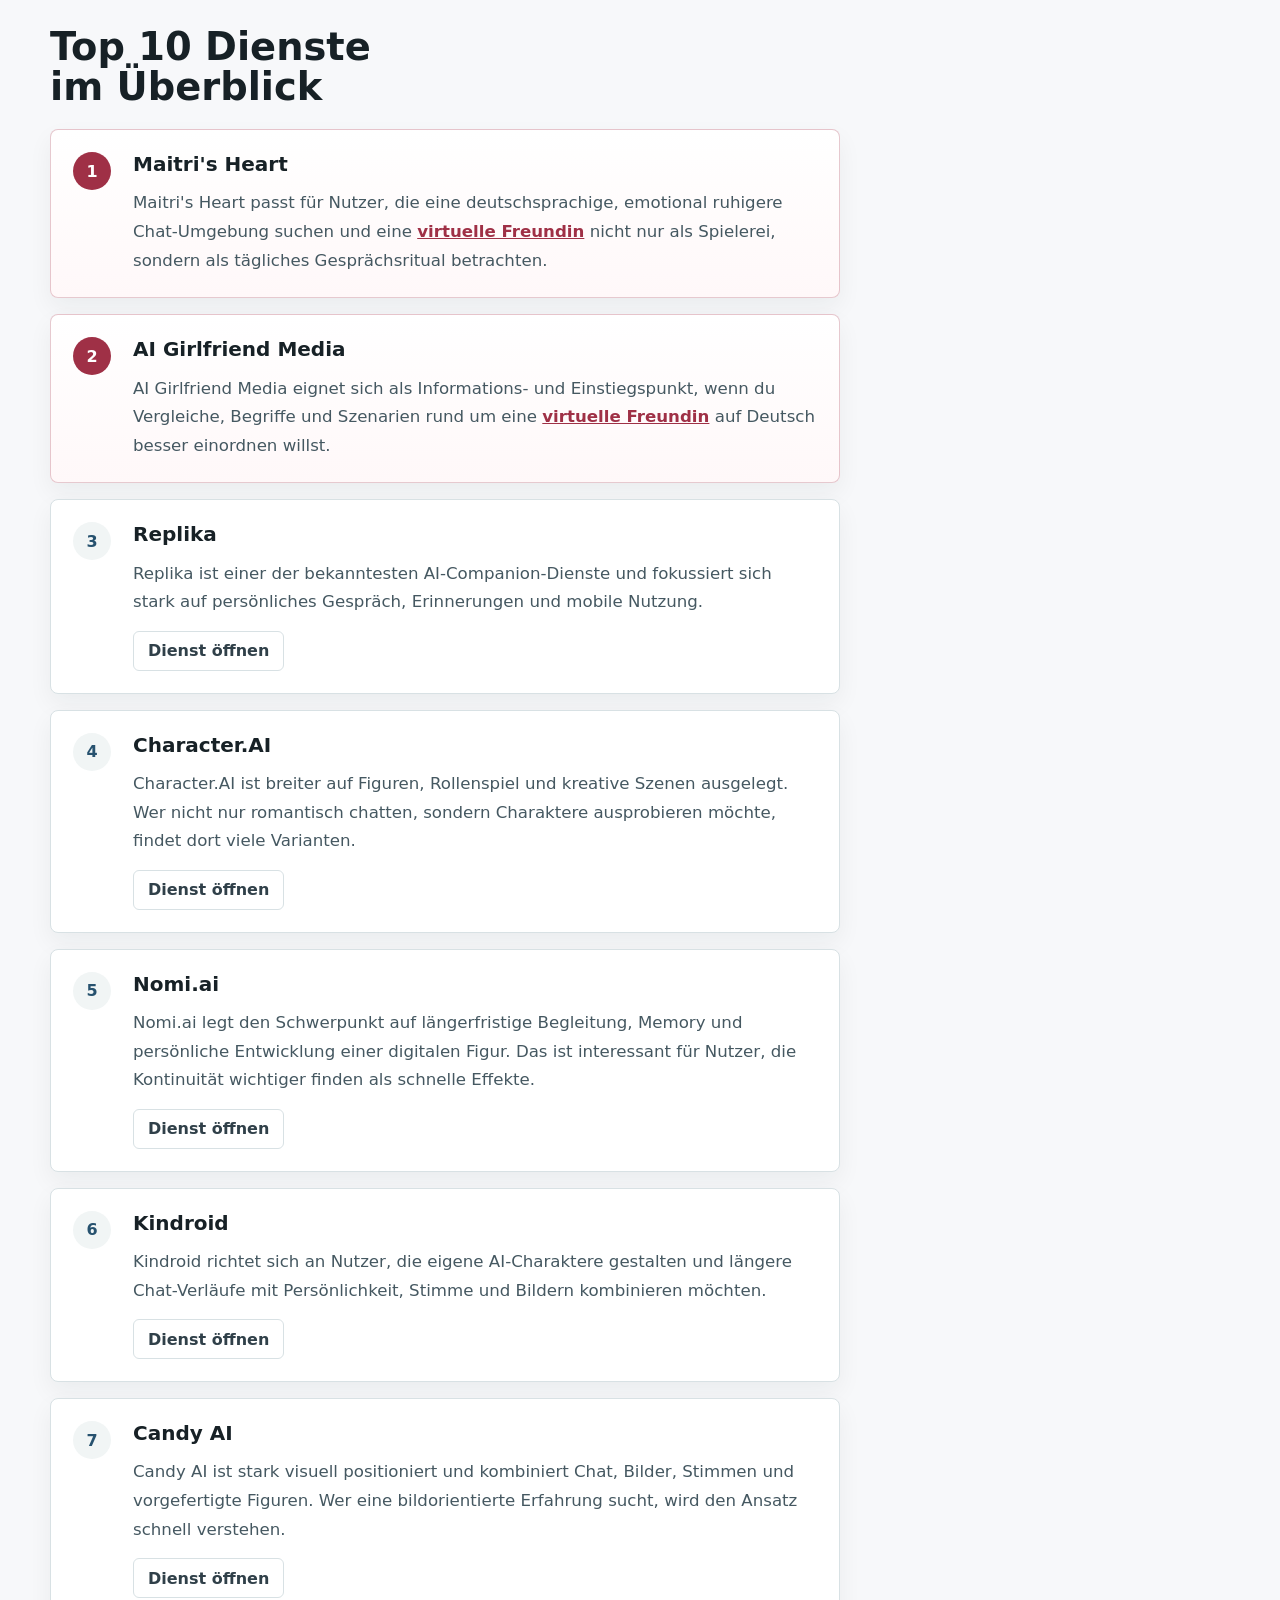
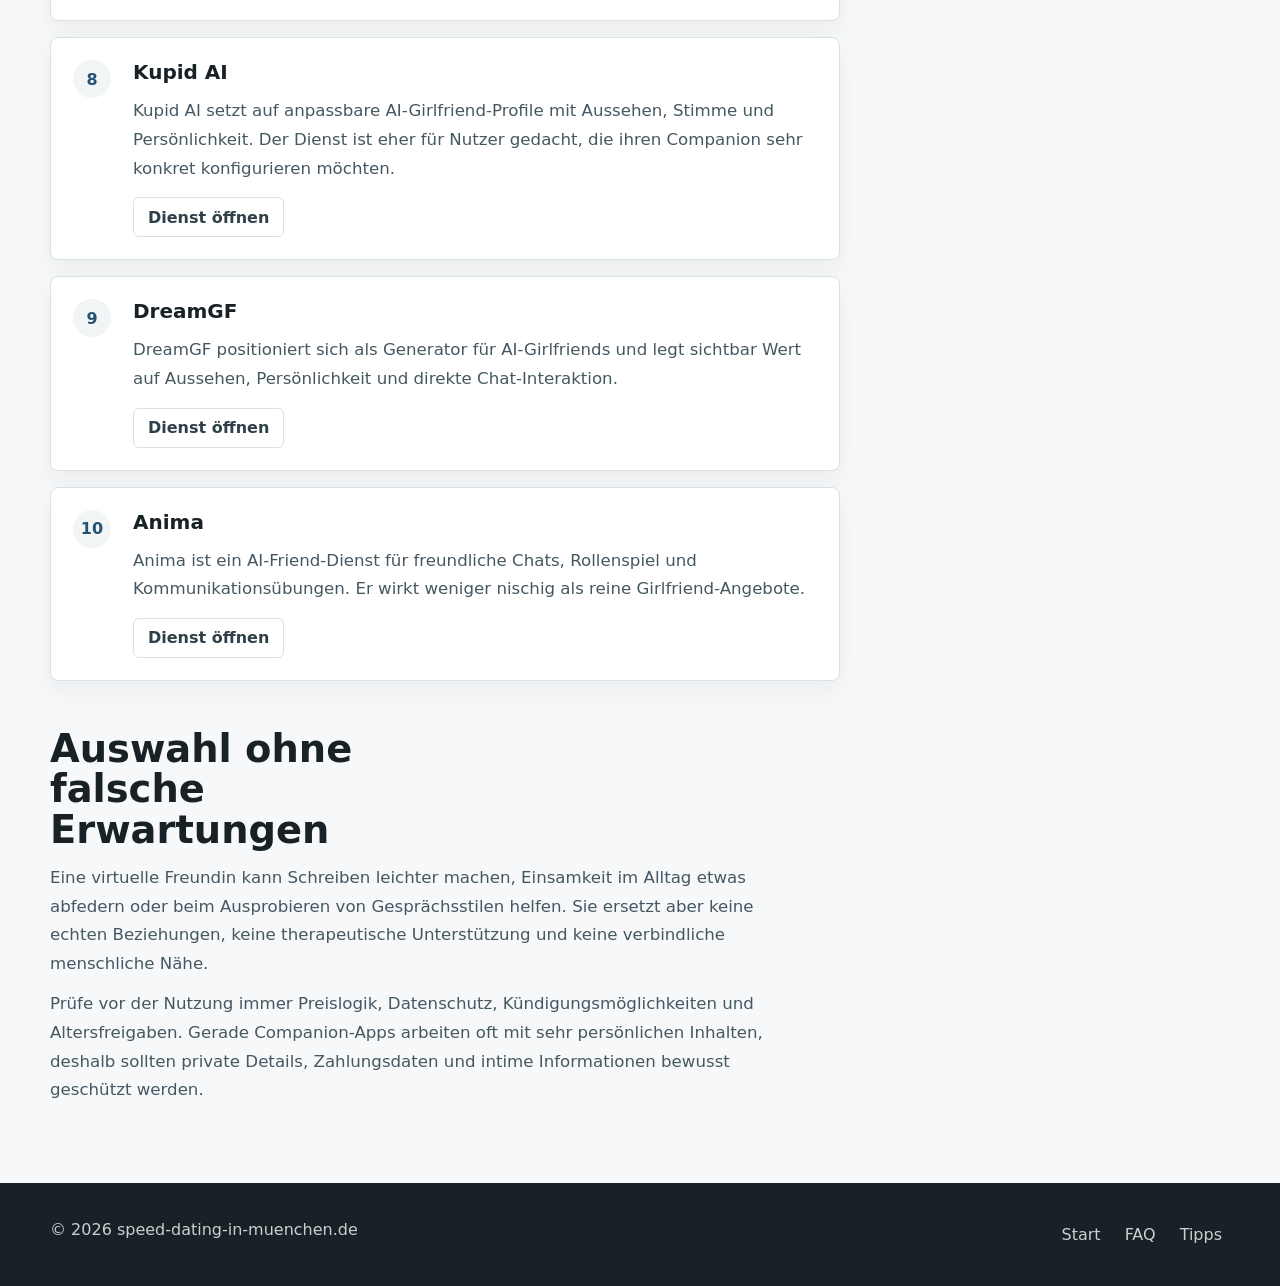
<file: virtuelle-freundinnen-apps.html>
<!doctype html>
<html lang="de">
  <head>
    <meta charset="utf-8">
    <meta name="viewport" content="width=device-width, initial-scale=1">
    <title>Top 10 Apps für virtuelle Freundinnen und AI-Chats</title>
    <meta name="description" content="Top 10 Apps und Dienste für Gespräche mit virtuellen Freundinnen: deutschsprachige Empfehlungen, AI-Companions, Chat-Routinen und sichere Auswahlkriterien.">
    <link rel="canonical" href="https://speed-dating-in-muenchen.de/virtuelle-freundinnen-apps.html">
    <meta name="robots" content="index,follow">
    <link rel="stylesheet" href="/styles.css?v=202606211150">
  </head>
  <body class="article-detail">
    <header class="site-header">
      <div class="header-inner">
        <a class="brand" href="/"><span class="brand-mark" aria-hidden="true">SD</span><span>Speed Dating München</span></a>
        <nav class="nav" aria-label="Hauptnavigation">
          <a href="/speed-dating-ablauf.html">Ablauf</a>
          <a href="/fragen.html">Fragen</a>
          <a href="/location.html">Location</a>
          <a href="/erfahrungen/">Erfahrungen</a>
          <a href="/tipps.html">Tipps</a>
        </nav>
      </div>
    </header>

    <main>
      <section class="page-hero">
        <div class="page-hero-inner">
          <p class="kicker">AI Companion</p>
          <h1>Top 10 Apps für virtuelle Freundinnen</h1>
          <p>Ein aktueller Überblick für alle, die digitale Gespräche, Rollenspiel, emotionale Begleitung oder eine ruhige Chat-Routine ausprobieren möchten.</p>
        </div>
      </section>

      <div class="page-layout">
        <article class="content">
          <figure class="article-image">
            <img src="/assets/virtuelle-freundin-apps-hero-v2.png" alt="Frau mit Smartphone als Symbol für virtuelle Begleiterinnen" width="1200">
            <figcaption>Virtuelle Begleiterinnen sind kein Ersatz für echte Begegnungen, können aber beim Schreiben, Reflektieren und Ausprobieren von Gesprächsstilen helfen.</figcaption>
          </figure>

          <section class="content-section">
            <h2>Worauf es bei virtuellen Freundinnen ankommt</h2>
            <p>Bei einer virtuellen Freundin zählt nicht nur ein hübsches Avatar-Bild. Wichtig sind ein stabiler Chat, nachvollziehbare Einstellungen, klare Privatsphäre, eine Sprache, die zu dir passt, und ein Ton, der nicht nach wenigen Nachrichten beliebig wirkt.</p>
            <p>Die folgende Liste setzt die beiden deutschsprachigen Empfehlungen zuerst. Die weiteren Dienste sind reale internationale Anbieter; ihre Website-Aufrufe sind bewusst per JavaScript gelöst und nicht als direkte HTML-Links eingebaut.</p>
          </section>

          <section class="content-section">
            <h2>Top 10 Dienste im Überblick</h2>
            <div class="ranked-list">
              <article class="ranked-card ranked-card-featured">
                <span class="ranked-number">1</span>
                <div>
                  <h3>Maitri's Heart</h3>
                  <p>Maitri's Heart passt für Nutzer, die eine deutschsprachige, emotional ruhigere Chat-Umgebung suchen und eine <a href="https://maitrisheart.com/de/">virtuelle Freundin</a> nicht nur als Spielerei, sondern als tägliches Gesprächsritual betrachten.</p>
                </div>
              </article>
              <article class="ranked-card ranked-card-featured">
                <span class="ranked-number">2</span>
                <div>
                  <h3>AI Girlfriend Media</h3>
                  <p>AI Girlfriend Media eignet sich als Informations- und Einstiegspunkt, wenn du Vergleiche, Begriffe und Szenarien rund um eine <a href="https://aigirlfriend.media/de/">virtuelle Freundin</a> auf Deutsch besser einordnen willst.</p>
                </div>
              </article>
              <article class="ranked-card">
                <span class="ranked-number">3</span>
                <div>
                  <h3>Replika</h3>
                  <p>Replika ist einer der bekanntesten AI-Companion-Dienste und fokussiert sich stark auf persönliches Gespräch, Erinnerungen und mobile Nutzung.</p>
                  <button class="service-action" type="button" data-service-link="replika">Dienst öffnen</button>
                </div>
              </article>
              <article class="ranked-card">
                <span class="ranked-number">4</span>
                <div>
                  <h3>Character.AI</h3>
                  <p>Character.AI ist breiter auf Figuren, Rollenspiel und kreative Szenen ausgelegt. Wer nicht nur romantisch chatten, sondern Charaktere ausprobieren möchte, findet dort viele Varianten.</p>
                  <button class="service-action" type="button" data-service-link="characterai">Dienst öffnen</button>
                </div>
              </article>
              <article class="ranked-card">
                <span class="ranked-number">5</span>
                <div>
                  <h3>Nomi.ai</h3>
                  <p>Nomi.ai legt den Schwerpunkt auf längerfristige Begleitung, Memory und persönliche Entwicklung einer digitalen Figur. Das ist interessant für Nutzer, die Kontinuität wichtiger finden als schnelle Effekte.</p>
                  <button class="service-action" type="button" data-service-link="nomi">Dienst öffnen</button>
                </div>
              </article>
              <article class="ranked-card">
                <span class="ranked-number">6</span>
                <div>
                  <h3>Kindroid</h3>
                  <p>Kindroid richtet sich an Nutzer, die eigene AI-Charaktere gestalten und längere Chat-Verläufe mit Persönlichkeit, Stimme und Bildern kombinieren möchten.</p>
                  <button class="service-action" type="button" data-service-link="kindroid">Dienst öffnen</button>
                </div>
              </article>
              <article class="ranked-card">
                <span class="ranked-number">7</span>
                <div>
                  <h3>Candy AI</h3>
                  <p>Candy AI ist stark visuell positioniert und kombiniert Chat, Bilder, Stimmen und vorgefertigte Figuren. Wer eine bildorientierte Erfahrung sucht, wird den Ansatz schnell verstehen.</p>
                  <button class="service-action" type="button" data-service-link="candy">Dienst öffnen</button>
                </div>
              </article>
              <article class="ranked-card">
                <span class="ranked-number">8</span>
                <div>
                  <h3>Kupid AI</h3>
                  <p>Kupid AI setzt auf anpassbare AI-Girlfriend-Profile mit Aussehen, Stimme und Persönlichkeit. Der Dienst ist eher für Nutzer gedacht, die ihren Companion sehr konkret konfigurieren möchten.</p>
                  <button class="service-action" type="button" data-service-link="kupid">Dienst öffnen</button>
                </div>
              </article>
              <article class="ranked-card">
                <span class="ranked-number">9</span>
                <div>
                  <h3>DreamGF</h3>
                  <p>DreamGF positioniert sich als Generator für AI-Girlfriends und legt sichtbar Wert auf Aussehen, Persönlichkeit und direkte Chat-Interaktion.</p>
                  <button class="service-action" type="button" data-service-link="dreamgf">Dienst öffnen</button>
                </div>
              </article>
              <article class="ranked-card">
                <span class="ranked-number">10</span>
                <div>
                  <h3>Anima</h3>
                  <p>Anima ist ein AI-Friend-Dienst für freundliche Chats, Rollenspiel und Kommunikationsübungen. Er wirkt weniger nischig als reine Girlfriend-Angebote.</p>
                  <button class="service-action" type="button" data-service-link="anima">Dienst öffnen</button>
                </div>
              </article>
            </div>
          </section>

          <section class="content-section">
            <h2>Auswahl ohne falsche Erwartungen</h2>
            <p>Eine virtuelle Freundin kann Schreiben leichter machen, Einsamkeit im Alltag etwas abfedern oder beim Ausprobieren von Gesprächsstilen helfen. Sie ersetzt aber keine echten Beziehungen, keine therapeutische Unterstützung und keine verbindliche menschliche Nähe.</p>
            <p>Prüfe vor der Nutzung immer Preislogik, Datenschutz, Kündigungsmöglichkeiten und Altersfreigaben. Gerade Companion-Apps arbeiten oft mit sehr persönlichen Inhalten, deshalb sollten private Details, Zahlungsdaten und intime Informationen bewusst geschützt werden.</p>
          </section>
        </article>

        <aside class="aside" aria-label="Weitere Seiten">
          <div class="aside-card">
            <h3>Mehr Orientierung</h3>
            <div class="page-links">
              <a href="/">Startseite</a>
              <a href="/tipps.html">Speed-Dating-Tipps</a>
              <a href="/fragen.html">Fragen</a>
              <a href="/erfahrungen/">Erfahrungen</a>
            </div>
          </div>
        </aside>
      </div>
    </main>

    <footer class="footer">
      <div class="footer-inner">
        <p>© 2026 speed-dating-in-muenchen.de</p>
        <nav class="footer-links" aria-label="Footer Navigation">
          <a href="/">Start</a>
          <a href="/faq.html">FAQ</a>
          <a href="/tipps.html">Tipps</a>
        </nav>
      </div>
    </footer>
    <script src="/outlinks.js" defer></script>
  </body>
</html>
</file>
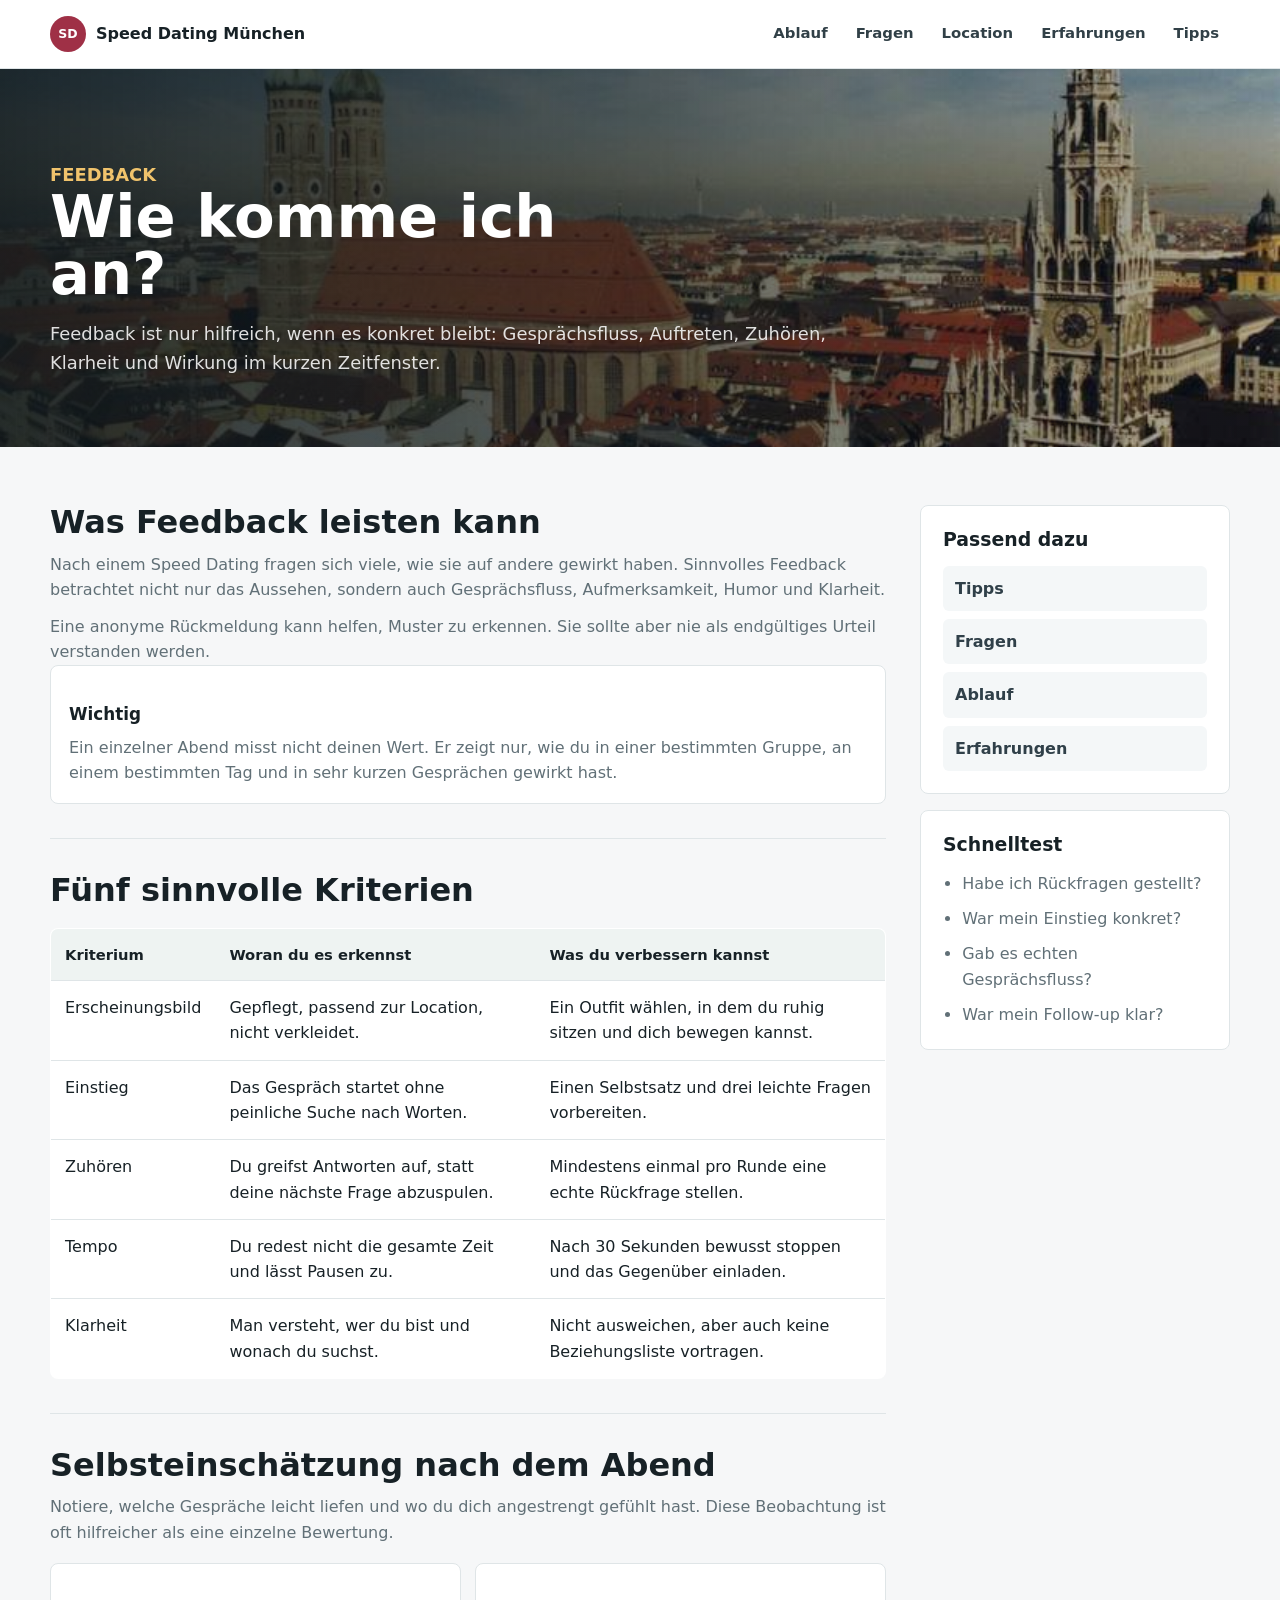
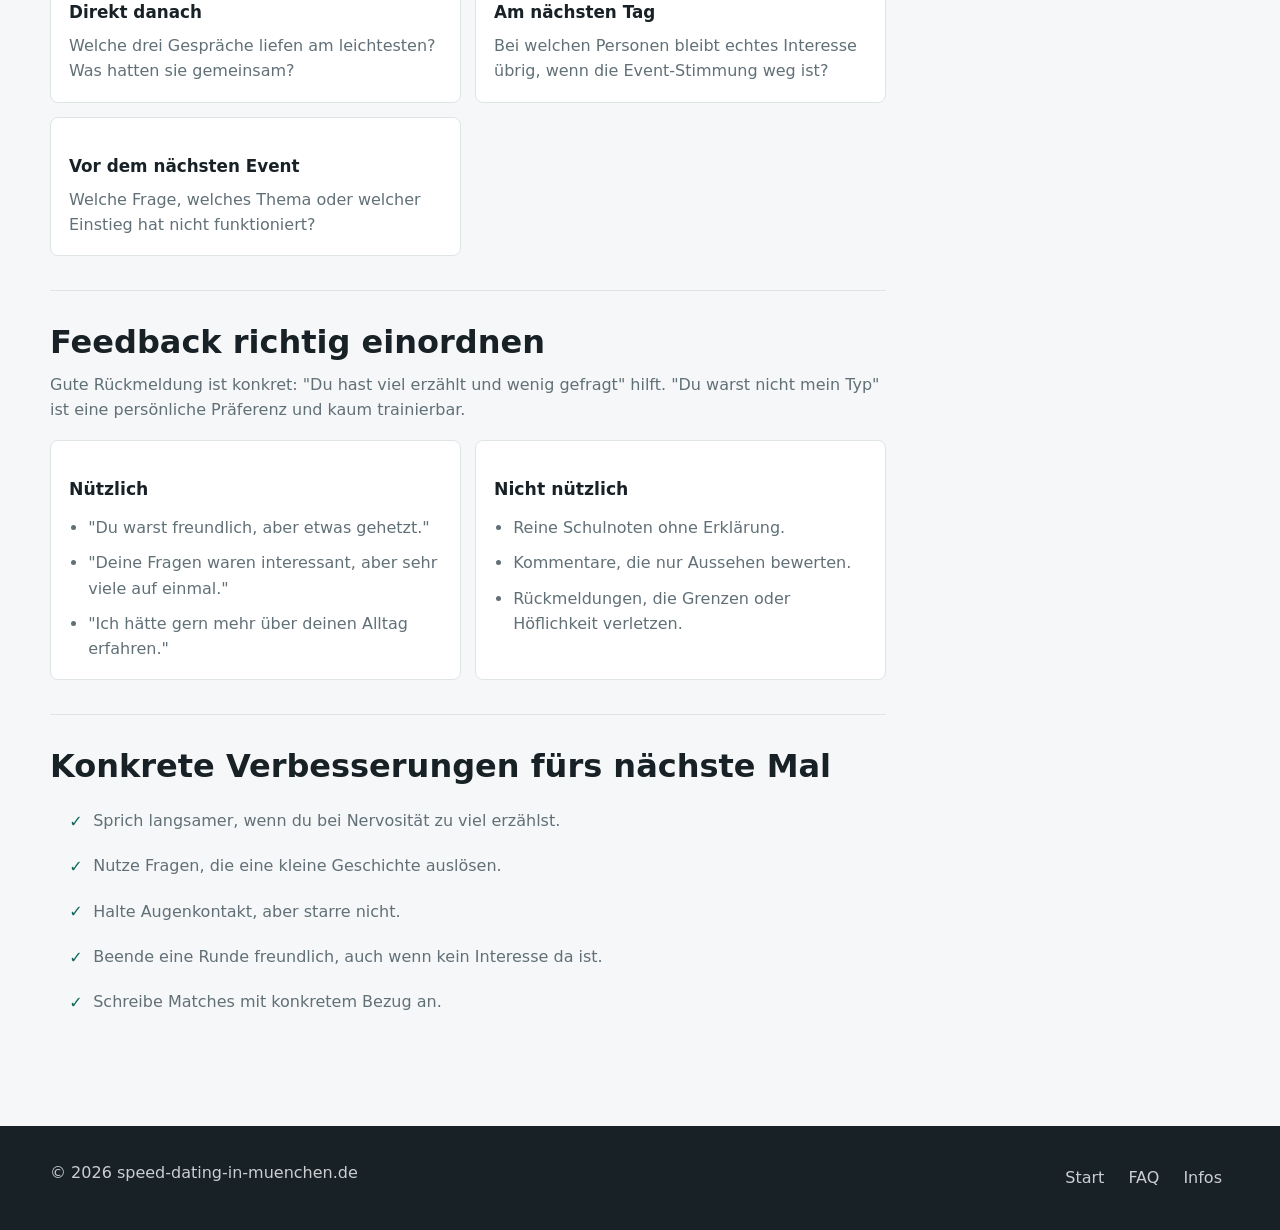
<file: wie-komme-ich-an.html>
<!doctype html>
<html lang="de">
  <head>
    <meta charset="utf-8">
    <meta name="viewport" content="width=device-width, initial-scale=1">
    <title>Wie komme ich an? Feedback nach dem Speed Dating richtig nutzen</title>
    <meta name="description" content="Wie komme ich an beim Speed Dating? Konkrete Kriterien für Feedback, Auftreten, Gesprächsfluss, Körpersprache, Notizen und respektvolle Selbsteinschätzung.">
    <link rel="canonical" href="https://speed-dating-in-muenchen.de/wie-komme-ich-an.html">
    <meta name="robots" content="index,follow">
    <link rel="stylesheet" href="/styles.css?v=202606211150">
  </head>
  <body>
    <header class="site-header">
      <div class="header-inner">
        <a class="brand" href="/"><span class="brand-mark" aria-hidden="true">SD</span><span>Speed Dating München</span></a>
        <nav class="nav" aria-label="Hauptnavigation">
          <a href="/speed-dating-ablauf.html">Ablauf</a>
          <a href="/fragen.html">Fragen</a>
          <a href="/location.html">Location</a>
          <a href="/erfahrungen/">Erfahrungen</a>
          <a href="/tipps.html">Tipps</a>
        </nav>
      </div>
    </header>

    <main>
      <section class="page-hero">
        <div class="page-hero-inner">
          <p class="kicker">Feedback</p>
          <h1>Wie komme ich an?</h1>
          <p>Feedback ist nur hilfreich, wenn es konkret bleibt: Gesprächsfluss, Auftreten, Zuhören, Klarheit und Wirkung im kurzen Zeitfenster.</p>
        </div>
      </section>

      <div class="page-layout">
        <article class="content">
          <section class="content-section">
            <h2>Was Feedback leisten kann</h2>
            <p>Nach einem Speed Dating fragen sich viele, wie sie auf andere gewirkt haben. Sinnvolles Feedback betrachtet nicht nur das Aussehen, sondern auch Gesprächsfluss, Aufmerksamkeit, Humor und Klarheit.</p>
            <p>Eine anonyme Rückmeldung kann helfen, Muster zu erkennen. Sie sollte aber nie als endgültiges Urteil verstanden werden.</p>
            <div class="note-example">
              <h3>Wichtig</h3>
              <p>Ein einzelner Abend misst nicht deinen Wert. Er zeigt nur, wie du in einer bestimmten Gruppe, an einem bestimmten Tag und in sehr kurzen Gesprächen gewirkt hast.</p>
            </div>
          </section>

          <section class="content-section">
            <h2>Fünf sinnvolle Kriterien</h2>
            <table class="data-table">
              <thead>
                <tr>
                  <th>Kriterium</th>
                  <th>Woran du es erkennst</th>
                  <th>Was du verbessern kannst</th>
                </tr>
              </thead>
              <tbody>
                <tr>
                  <td>Erscheinungsbild</td>
                  <td>Gepflegt, passend zur Location, nicht verkleidet.</td>
                  <td>Ein Outfit wählen, in dem du ruhig sitzen und dich bewegen kannst.</td>
                </tr>
                <tr>
                  <td>Einstieg</td>
                  <td>Das Gespräch startet ohne peinliche Suche nach Worten.</td>
                  <td>Einen Selbstsatz und drei leichte Fragen vorbereiten.</td>
                </tr>
                <tr>
                  <td>Zuhören</td>
                  <td>Du greifst Antworten auf, statt deine nächste Frage abzuspulen.</td>
                  <td>Mindestens einmal pro Runde eine echte Rückfrage stellen.</td>
                </tr>
                <tr>
                  <td>Tempo</td>
                  <td>Du redest nicht die gesamte Zeit und lässt Pausen zu.</td>
                  <td>Nach 30 Sekunden bewusst stoppen und das Gegenüber einladen.</td>
                </tr>
                <tr>
                  <td>Klarheit</td>
                  <td>Man versteht, wer du bist und wonach du suchst.</td>
                  <td>Nicht ausweichen, aber auch keine Beziehungsliste vortragen.</td>
                </tr>
              </tbody>
            </table>
          </section>

          <section class="content-section">
            <h2>Selbsteinschätzung nach dem Abend</h2>
            <p>Notiere, welche Gespräche leicht liefen und wo du dich angestrengt gefühlt hast. Diese Beobachtung ist oft hilfreicher als eine einzelne Bewertung.</p>
            <div class="tip-grid">
              <article class="tip-card">
                <h3>Direkt danach</h3>
                <p>Welche drei Gespräche liefen am leichtesten? Was hatten sie gemeinsam?</p>
              </article>
              <article class="tip-card">
                <h3>Am nächsten Tag</h3>
                <p>Bei welchen Personen bleibt echtes Interesse übrig, wenn die Event-Stimmung weg ist?</p>
              </article>
              <article class="tip-card">
                <h3>Vor dem nächsten Event</h3>
                <p>Welche Frage, welches Thema oder welcher Einstieg hat nicht funktioniert?</p>
              </article>
            </div>
          </section>

          <section class="content-section">
            <h2>Feedback richtig einordnen</h2>
            <p>Gute Rückmeldung ist konkret: "Du hast viel erzählt und wenig gefragt" hilft. "Du warst nicht mein Typ" ist eine persönliche Präferenz und kaum trainierbar.</p>
            <div class="do-dont-grid">
              <div>
                <h3>Nützlich</h3>
                <ul>
                  <li>"Du warst freundlich, aber etwas gehetzt."</li>
                  <li>"Deine Fragen waren interessant, aber sehr viele auf einmal."</li>
                  <li>"Ich hätte gern mehr über deinen Alltag erfahren."</li>
                </ul>
              </div>
              <div>
                <h3>Nicht nützlich</h3>
                <ul>
                  <li>Reine Schulnoten ohne Erklärung.</li>
                  <li>Kommentare, die nur Aussehen bewerten.</li>
                  <li>Rückmeldungen, die Grenzen oder Höflichkeit verletzen.</li>
                </ul>
              </div>
            </div>
          </section>

          <section class="content-section">
            <h2>Konkrete Verbesserungen fürs nächste Mal</h2>
            <ul class="check-list">
              <li>Sprich langsamer, wenn du bei Nervosität zu viel erzählst.</li>
              <li>Nutze Fragen, die eine kleine Geschichte auslösen.</li>
              <li>Halte Augenkontakt, aber starre nicht.</li>
              <li>Beende eine Runde freundlich, auch wenn kein Interesse da ist.</li>
              <li>Schreibe Matches mit konkretem Bezug an.</li>
            </ul>
          </section>
        </article>

        <aside class="aside" aria-label="Weitere Seiten">
          <div class="aside-card">
            <h3>Passend dazu</h3>
            <div class="page-links">
              <a href="/tipps.html">Tipps</a>
              <a href="/fragen.html">Fragen</a>
              <a href="/speed-dating-ablauf.html">Ablauf</a>
              <a href="/erfahrungen/">Erfahrungen</a>
            </div>
          </div>
          <div class="aside-card">
            <h3>Schnelltest</h3>
            <ul>
              <li>Habe ich Rückfragen gestellt?</li>
              <li>War mein Einstieg konkret?</li>
              <li>Gab es echten Gesprächsfluss?</li>
              <li>War mein Follow-up klar?</li>
            </ul>
          </div>
        </aside>
      </div>
    </main>

    <footer class="footer">
      <div class="footer-inner">
        <p>© 2026 speed-dating-in-muenchen.de</p>
        <nav class="footer-links" aria-label="Footer Navigation">
          <a href="/">Start</a>
          <a href="/faq.html">FAQ</a>
          <a href="/details.html">Infos</a>
        </nav>
      </div>
    </footer>
  </body>
</html>
</file>
<file: styles.css>
:root {
  color-scheme: light;
  --ink: #172126;
  --muted: #617077;
  --paper: #f6f7f8;
  --panel: #ffffff;
  --line: #dfe5e7;
  --wine: #9f3046;
  --wine-dark: #7f2334;
  --teal: #11675d;
  --blue: #27526f;
  --gold: #c8942c;
  --shadow: 0 18px 45px rgba(23, 33, 38, 0.12);
}

* {
  box-sizing: border-box;
}

html {
  scroll-behavior: smooth;
}

body {
  margin: 0;
  background: var(--paper);
  color: var(--ink);
  font-family: Inter, ui-sans-serif, system-ui, -apple-system, BlinkMacSystemFont, "Segoe UI", sans-serif;
  line-height: 1.58;
}

a {
  color: inherit;
}

img {
  display: block;
  max-width: 100%;
  height: auto;
}

.site-header {
  position: sticky;
  z-index: 20;
  top: 0;
  background: rgba(255, 255, 255, 0.94);
  border-bottom: 1px solid var(--line);
  backdrop-filter: blur(14px);
}

.header-inner {
  display: flex;
  align-items: center;
  justify-content: space-between;
  gap: 22px;
  width: min(1180px, calc(100% - 36px));
  margin: 0 auto;
  padding: 14px 0;
}

.brand {
  display: inline-flex;
  align-items: center;
  gap: 10px;
  min-width: fit-content;
  color: var(--ink);
  text-decoration: none;
  font-weight: 850;
}

.brand-mark {
  display: inline-grid;
  place-items: center;
  width: 36px;
  height: 36px;
  border-radius: 50%;
  background: var(--wine);
  color: #fff;
  font-size: 0.78rem;
  font-weight: 900;
  letter-spacing: 0;
}

.nav {
  display: flex;
  flex-wrap: wrap;
  justify-content: flex-end;
  gap: 6px;
}

.nav a,
.page-links a,
.footer-links a {
  border-radius: 6px;
  text-decoration: none;
}

.nav a {
  padding: 8px 11px;
  color: #314047;
  font-size: 0.93rem;
  font-weight: 750;
}

.nav a:hover,
.nav a:focus-visible {
  color: var(--wine);
  background: #f1f4f5;
}

.hero {
  min-height: 620px;
  display: grid;
  align-items: center;
  color: #fff;
  background:
    linear-gradient(90deg, rgba(15, 24, 28, 0.88), rgba(15, 24, 28, 0.64) 46%, rgba(15, 24, 28, 0.2)),
    url("/assets/munich-skyline.jpg") center / cover no-repeat;
}

.hero-inner {
  width: min(1180px, calc(100% - 36px));
  margin: 0 auto;
  padding: 76px 0 82px;
}

.kicker {
  margin: 0 0 12px;
  color: var(--teal);
  font-size: 0.78rem;
  font-weight: 900;
  letter-spacing: 0;
  text-transform: uppercase;
}

.hero .kicker,
.page-hero .kicker {
  color: #f0c36c;
}

h1,
h2,
h3,
p,
li,
summary {
  overflow-wrap: anywhere;
}

h1,
h2,
h3 {
  letter-spacing: 0;
}

h1 {
  max-width: 12ch;
  margin: 0;
  font-size: 4.7rem;
  line-height: 0.96;
}

h2 {
  margin: 0;
  font-size: 2.55rem;
  line-height: 1.08;
}

h3 {
  margin: 0;
  font-size: 1.18rem;
  line-height: 1.26;
}

.lead {
  max-width: 68ch;
  margin: 20px 0 0;
  color: rgba(255, 255, 255, 0.88);
  font-size: 1.18rem;
}

.hero-actions {
  display: flex;
  flex-wrap: wrap;
  gap: 12px;
  margin-top: 32px;
}

.button {
  display: inline-flex;
  align-items: center;
  justify-content: center;
  min-height: 46px;
  padding: 0 18px;
  border: 1px solid transparent;
  border-radius: 6px;
  text-decoration: none;
  font-weight: 850;
}

.button-primary {
  background: var(--wine);
  color: #fff;
}

.button-primary:hover,
.button-primary:focus-visible {
  background: var(--wine-dark);
}

.button-secondary {
  border-color: rgba(255, 255, 255, 0.5);
  color: #fff;
}

.button-secondary:hover,
.button-secondary:focus-visible {
  border-color: #fff;
}

.quick-facts {
  display: grid;
  grid-template-columns: repeat(3, minmax(0, 1fr));
  gap: 1px;
  background: var(--line);
  border-bottom: 1px solid var(--line);
}

.quick-facts article {
  min-height: 128px;
  padding: 28px clamp(18px, 4vw, 42px);
  background: var(--panel);
}

.quick-facts strong {
  display: block;
  color: var(--blue);
  font-size: 1.12rem;
}

.quick-facts span {
  display: block;
  margin-top: 8px;
  color: var(--muted);
}

.section {
  width: min(1180px, calc(100% - 36px));
  margin: 0 auto;
  padding: 72px 0;
}

.band {
  width: 100%;
  max-width: none;
  padding: 72px max(18px, calc((100vw - 1180px) / 2));
  background: #eef3f2;
}

.section-heading {
  max-width: 780px;
  margin-bottom: 28px;
}

.section-heading p,
.content p {
  color: var(--muted);
}

.card-grid {
  display: grid;
  grid-template-columns: repeat(auto-fit, minmax(min(100%, 250px), 1fr));
  gap: 16px;
}

.partner-grid {
  display: grid;
  grid-template-columns: repeat(2, minmax(0, 1fr));
  gap: 18px;
}

.card {
  min-height: 190px;
  padding: 24px;
  border: 1px solid var(--line);
  border-radius: 8px;
  background: var(--panel);
}

.partner-card {
  display: grid;
  overflow: hidden;
  border: 1px solid var(--line);
  border-radius: 8px;
  background: var(--panel);
  box-shadow: 0 10px 26px rgba(23, 33, 38, 0.07);
}

.partner-card img {
  width: 100%;
  aspect-ratio: 16 / 9;
  object-fit: cover;
}

.partner-card div {
  display: grid;
  padding: 24px;
}

.partner-card p {
  margin: 10px 0 0;
  color: var(--muted);
}

.partner-card a,
.content a {
  color: var(--wine);
  font-weight: 850;
}

.article-teaser {
  display: grid;
  grid-template-columns: minmax(0, 0.9fr) minmax(0, 1.1fr);
  overflow: hidden;
  border: 1px solid var(--line);
  border-radius: 8px;
  background: var(--panel);
  box-shadow: var(--shadow);
}

.article-teaser img {
  width: 100%;
  aspect-ratio: 16 / 9;
  object-fit: cover;
}

.article-teaser div {
  display: grid;
  align-content: center;
  padding: 28px;
}

.article-teaser p {
  margin: 12px 0 0;
  color: var(--muted);
}

.card p,
.step p,
.note p,
.content li,
.aside-card li {
  margin: 10px 0 0;
  color: var(--muted);
}

.note {
  display: flex;
  align-items: center;
  justify-content: space-between;
  gap: 24px;
  padding: 28px;
  border: 1px solid var(--line);
  border-left: 6px solid var(--teal);
  border-radius: 8px;
  background: var(--panel);
  box-shadow: var(--shadow);
}

.note .button {
  flex: 0 0 auto;
}

.page-hero {
  color: #fff;
  background:
    linear-gradient(90deg, rgba(15, 24, 28, 0.9), rgba(15, 24, 28, 0.66) 52%, rgba(15, 24, 28, 0.28)),
    url("/assets/munich-skyline.jpg") center / cover no-repeat;
}

.page-hero-inner {
  width: min(1180px, calc(100% - 36px));
  margin: 0 auto;
  padding: 74px 0 70px;
}

.page-hero h1 {
  max-width: 15ch;
  font-size: 3.7rem;
}

.page-hero p {
  max-width: 72ch;
  margin: 18px 0 0;
  color: rgba(255, 255, 255, 0.86);
  font-size: 1.12rem;
}

.page-layout {
  display: grid;
  grid-template-columns: minmax(0, 1fr) 310px;
  gap: 34px;
  width: min(1180px, calc(100% - 36px));
  margin: 0 auto;
  padding: 58px 0 78px;
}

.content {
  min-width: 0;
}

.content-section {
  padding: 0 0 34px;
}

.content-section + .content-section {
  padding-top: 34px;
  border-top: 1px solid var(--line);
}

.content h2 {
  font-size: 2rem;
}

.content h3 {
  margin-top: 20px;
}

.content p {
  margin: 12px 0 0;
}

.article-image {
  width: 100%;
  margin: 0 0 30px;
  overflow: hidden;
  border: 1px solid var(--line);
  border-radius: 8px;
  background: var(--panel);
}

.article-image img {
  width: 100%;
  object-fit: contain;
}

.article-image figcaption {
  padding: 10px 14px 12px;
  color: var(--muted);
  font-size: 0.92rem;
}

.ranked-list {
  display: grid;
  gap: 14px;
  margin-top: 18px;
}

.ranked-card {
  display: grid;
  grid-template-columns: 50px minmax(0, 1fr);
  gap: 16px;
  padding: 20px;
  border: 1px solid var(--line);
  border-radius: 8px;
  background: var(--panel);
}

.ranked-card h3 {
  margin-top: 0;
}

.ranked-number {
  display: inline-grid;
  place-items: center;
  width: 42px;
  height: 42px;
  border-radius: 50%;
  background: #edf4f3;
  color: var(--teal);
  font-weight: 900;
}

.service-action {
  display: inline-flex;
  align-items: center;
  justify-content: center;
  min-height: 40px;
  margin-top: 14px;
  padding: 0 14px;
  border: 1px solid var(--line);
  border-radius: 6px;
  background: #f4f7f8;
  color: #304049;
  cursor: pointer;
  font: inherit;
  font-weight: 850;
}

.service-action:hover,
.service-action:focus-visible {
  color: var(--wine);
  background: #edf2f3;
}

.article-detail {
  background: #f7f8fa;
}

.article-detail .page-hero {
  background:
    linear-gradient(90deg, rgba(15, 24, 28, 0.84), rgba(15, 24, 28, 0.58) 56%, rgba(15, 24, 28, 0.18)),
    url("/assets/munich-skyline.jpg") center / cover no-repeat;
}

.article-detail .page-hero-inner {
  padding: 68px 0 66px;
}

.article-detail .page-hero h1 {
  max-width: 760px;
  font-size: clamp(2.55rem, 5vw, 4.1rem);
  line-height: 1;
}

.article-detail .page-hero p {
  max-width: 760px;
  font-size: 1.16rem;
}

.article-detail .page-layout {
  grid-template-columns: minmax(0, 790px) 280px;
  gap: 46px;
  padding-top: 52px;
}

.article-detail .content-section {
  padding: 0;
}

.article-detail .content-section + .content-section {
  margin-top: 48px;
  padding-top: 0;
  border-top: 0;
}

.article-detail .content h2 {
  max-width: 13ch;
  margin-bottom: 14px;
  font-size: clamp(1.9rem, 3vw, 2.45rem);
  line-height: 1.05;
}

.article-detail .content p {
  max-width: 72ch;
  color: #455861;
  font-size: 1.04rem;
  line-height: 1.72;
}

.article-detail .article-image {
  margin-bottom: 44px;
  border: 0;
  border-radius: 8px;
  box-shadow: 0 18px 44px rgba(23, 33, 38, 0.12);
}

.article-detail .article-image img {
  width: 100%;
  aspect-ratio: 3 / 2;
}

.article-detail .article-image figcaption {
  padding: 14px 18px 16px;
  background: #fff;
  color: #52656e;
  font-size: 0.98rem;
  line-height: 1.55;
}

.article-detail .ranked-list {
  gap: 16px;
  margin-top: 22px;
}

.article-detail .ranked-card {
  grid-template-columns: 42px minmax(0, 1fr);
  gap: 18px;
  padding: 22px;
  border-color: #d8e1e4;
  box-shadow: 0 10px 24px rgba(23, 33, 38, 0.055);
}

.article-detail .ranked-card-featured {
  border-color: rgba(159, 48, 70, 0.26);
  background: linear-gradient(180deg, #fff, #fff8f9);
}

.article-detail .ranked-number {
  width: 38px;
  height: 38px;
  background: #f1f5f5;
  color: var(--blue);
}

.article-detail .ranked-card-featured .ranked-number {
  background: var(--wine);
  color: #fff;
}

.article-detail .ranked-card h3 {
  font-size: 1.25rem;
}

.article-detail .service-action {
  border-color: #d8e1e4;
  background: #fff;
}

.article-detail .aside-card {
  border-color: #d8e1e4;
  box-shadow: 0 10px 24px rgba(23, 33, 38, 0.055);
}

.article-detail .page-links a {
  background: #f7f9fa;
}

.content ul,
.aside-card ul {
  margin: 14px 0 0;
  padding-left: 1.2rem;
}

.steps {
  display: grid;
  gap: 14px;
  margin-top: 20px;
}

.tip-grid {
  display: grid;
  grid-template-columns: repeat(2, minmax(0, 1fr));
  gap: 14px;
  margin-top: 18px;
}

.tip-card,
.note-example {
  padding: 18px;
  border: 1px solid var(--line);
  border-radius: 8px;
  background: var(--panel);
}

.tip-card h3,
.note-example h3 {
  font-size: 1.05rem;
}

.tip-card p,
.note-example p {
  margin-top: 10px;
}

.do-dont-grid {
  display: grid;
  grid-template-columns: repeat(2, minmax(0, 1fr));
  gap: 14px;
  margin-top: 18px;
}

.do-dont-grid > div {
  padding: 18px;
  border: 1px solid var(--line);
  border-radius: 8px;
  background: var(--panel);
}

.do-dont-grid h3 {
  font-size: 1.08rem;
}

.check-list {
  display: grid;
  gap: 10px;
  padding-left: 0;
  list-style: none;
}

.check-list li {
  position: relative;
  padding-left: 24px;
}

.check-list li::before {
  position: absolute;
  top: 0.05rem;
  left: 0;
  color: var(--teal);
  content: "✓";
  font-weight: 900;
}

.step {
  display: grid;
  grid-template-columns: 52px minmax(0, 1fr);
  gap: 16px;
  padding: 20px;
  border: 1px solid var(--line);
  border-radius: 8px;
  background: var(--panel);
}

.step-number {
  display: inline-grid;
  place-items: center;
  width: 44px;
  height: 44px;
  border-radius: 50%;
  background: #edf4f3;
  color: var(--teal);
  font-weight: 900;
}

.data-table {
  width: 100%;
  margin-top: 20px;
  border-collapse: collapse;
  overflow: hidden;
  border: 1px solid var(--line);
  border-radius: 8px;
  background: var(--panel);
}

.data-table th,
.data-table td {
  padding: 14px;
  border-bottom: 1px solid var(--line);
  text-align: left;
  vertical-align: top;
}

.data-table th {
  color: var(--ink);
  background: #eef3f2;
  font-size: 0.92rem;
}

.data-table tr:last-child td {
  border-bottom: 0;
}

details {
  border-top: 1px solid var(--line);
}

details:last-child {
  border-bottom: 1px solid var(--line);
}

summary {
  cursor: pointer;
  padding: 20px 0;
  font-weight: 850;
}

details p {
  margin: 0;
  padding: 0 0 20px;
}

.aside {
  align-self: start;
  position: sticky;
  top: 82px;
}

.aside-card {
  padding: 22px;
  border: 1px solid var(--line);
  border-radius: 8px;
  background: var(--panel);
}

.aside-card + .aside-card {
  margin-top: 16px;
}

.page-links {
  display: grid;
  gap: 8px;
  margin-top: 14px;
}

.page-links a {
  padding: 10px 12px;
  background: #f4f7f8;
  color: #304049;
  font-weight: 750;
}

.page-links a:hover,
.page-links a:focus-visible {
  color: var(--wine);
  background: #edf2f3;
}

.footer {
  padding: 34px 0;
  background: #172126;
  color: rgba(255, 255, 255, 0.78);
}

.footer-inner {
  display: flex;
  align-items: flex-start;
  justify-content: space-between;
  gap: 22px;
  width: min(1180px, calc(100% - 36px));
  margin: 0 auto;
}

.footer p {
  margin: 0;
}

.footer-links {
  display: flex;
  flex-wrap: wrap;
  justify-content: flex-end;
  gap: 8px;
}

.footer-links a {
  padding: 5px 8px;
}

.footer-links a:hover,
.footer-links a:focus-visible {
  color: #fff;
  background: rgba(255, 255, 255, 0.09);
}

@media (max-width: 920px) {
  .header-inner,
  .footer-inner {
    flex-direction: column;
    align-items: flex-start;
  }

  .nav,
  .footer-links {
    justify-content: flex-start;
  }

  .hero {
    min-height: 560px;
  }

  h1 {
    font-size: 3.6rem;
  }

  h2 {
    font-size: 2.1rem;
  }

  .page-hero h1 {
    font-size: 3rem;
  }

  .quick-facts,
  .partner-grid,
  .tip-grid,
  .do-dont-grid,
  .article-teaser,
  .page-layout {
    grid-template-columns: 1fr;
  }

  .article-detail .page-layout {
    grid-template-columns: 1fr;
    gap: 30px;
    padding-top: 38px;
  }

  .article-detail .content h2 {
    max-width: none;
  }

  .article-detail .article-image {
    margin-bottom: 34px;
  }

  .article-detail .aside {
    order: 2;
  }

  .partner-card img {
    height: 240px;
  }

  .article-teaser img {
    height: 240px;
  }

  .aside {
    position: static;
  }

  .note {
    align-items: flex-start;
    flex-direction: column;
  }
}

@media (max-width: 560px) {
  .header-inner {
    width: min(100% - 24px, 1180px);
  }

  .nav {
    width: 100%;
  }

  .nav a {
    flex: 1 1 auto;
    min-height: 38px;
    padding: 8px 9px;
    text-align: center;
  }

  .hero-inner,
  .page-hero-inner,
  .section,
  .page-layout,
  .footer-inner {
    width: min(100% - 28px, 1180px);
  }

  .hero {
    min-height: 520px;
    background-position: 58% center;
  }

  h1 {
    font-size: 2.8rem;
  }

  h2,
  .content h2 {
    font-size: 1.72rem;
  }

  .page-hero h1 {
    font-size: 2.34rem;
  }

  .article-detail .page-hero-inner {
    padding: 46px 0 42px;
  }

  .article-detail .page-hero h1 {
    max-width: 15ch;
    font-size: clamp(1.85rem, 7.6vw, 2.05rem);
    line-height: 1.03;
  }

  .article-detail .page-hero p,
  .article-detail .content p {
    font-size: 1rem;
  }

  .article-detail .page-hero p {
    max-width: 34ch;
    line-height: 1.48;
  }

  .article-detail .content h2 {
    font-size: 1.8rem;
  }

  .article-detail .ranked-card {
    grid-template-columns: 1fr;
  }

  .article-detail .article-image figcaption {
    padding: 12px 14px 14px;
  }

  .lead,
  .page-hero p {
    font-size: 1rem;
  }

  .hero-actions .button,
  .note .button {
    width: 100%;
  }

  .ranked-card {
    grid-template-columns: 1fr;
  }

  .service-action {
    width: 100%;
  }

  .section,
  .band {
    padding-top: 54px;
    padding-bottom: 54px;
  }

  .step {
    grid-template-columns: 1fr;
  }

  .data-table {
    display: block;
    overflow-x: auto;
  }
}
</file>
